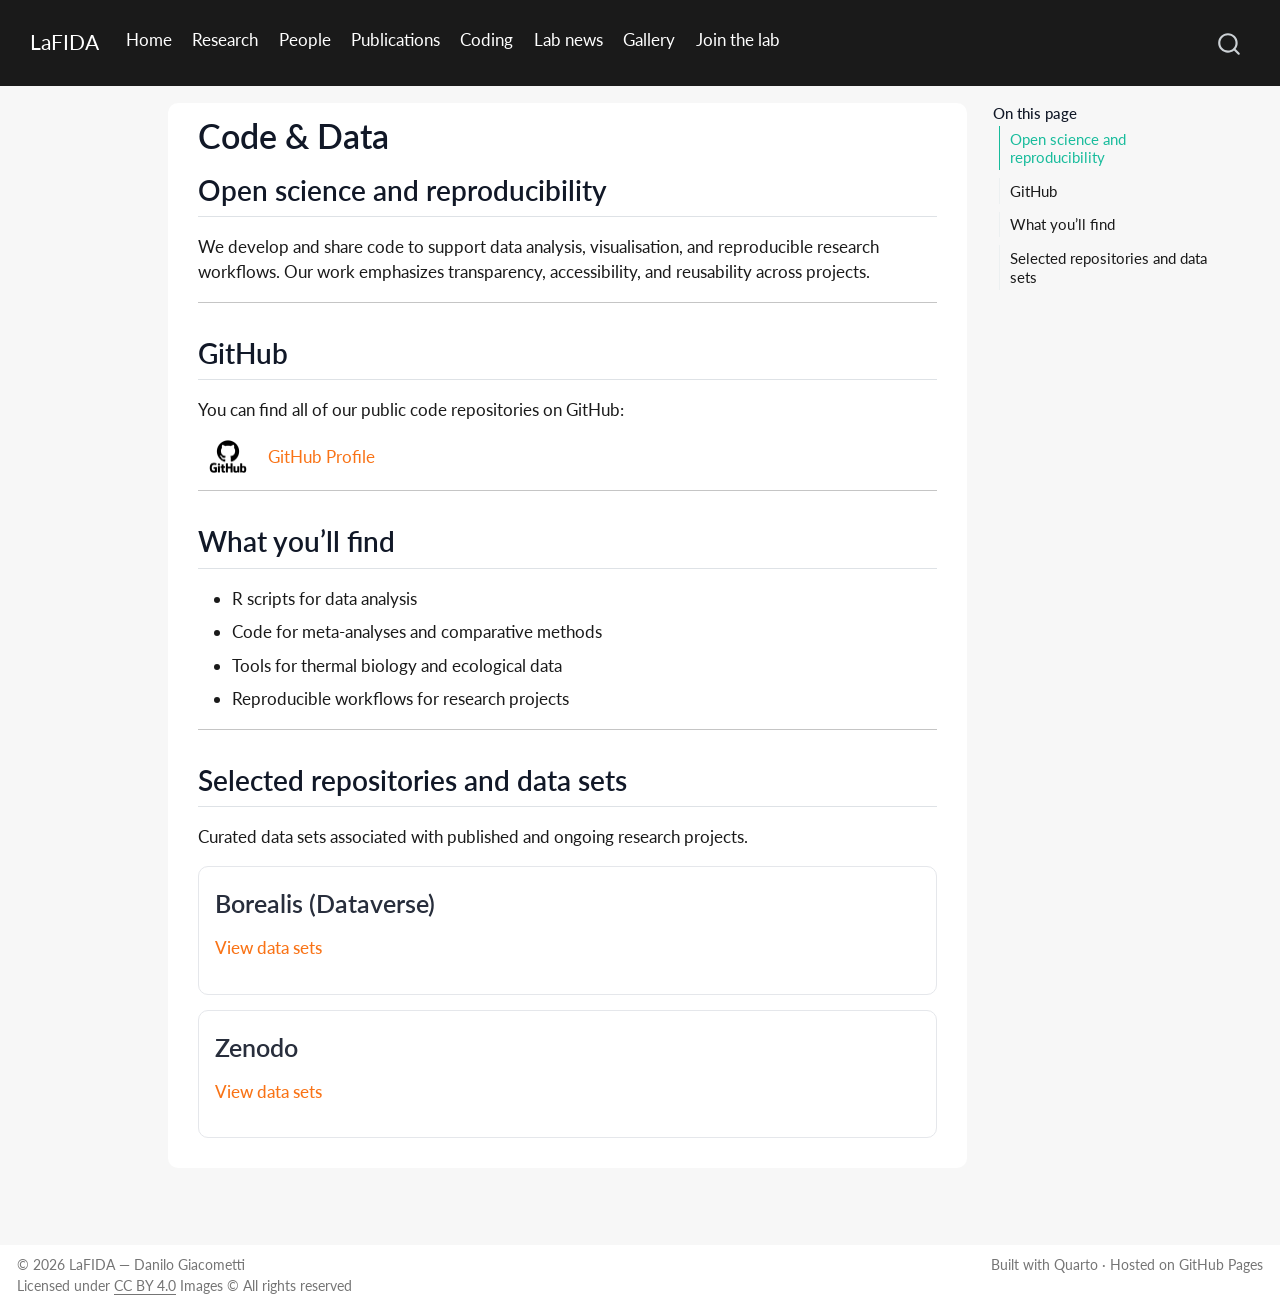
<file: docs/coding.html>
<!DOCTYPE html>
<html xmlns="http://www.w3.org/1999/xhtml" lang="en" xml:lang="en"><head>

<meta charset="utf-8">
<meta name="generator" content="quarto-1.9.38">

<meta name="viewport" content="width=device-width, initial-scale=1.0, user-scalable=yes">


<title>Code &amp; Data – LaFIDA</title>
<style>
/* Default styles provided by pandoc.
** See https://pandoc.org/MANUAL.html#variables-for-html for config info.
*/
code{white-space: pre-wrap;}
span.smallcaps{font-variant: small-caps;}
div.columns{display: flex; gap: min(4vw, 1.5em);}
div.column{flex: auto; overflow-x: auto;}
div.hanging-indent{margin-left: 1.5em; text-indent: -1.5em;}
ul.task-list{list-style: none;}
ul.task-list li input[type="checkbox"] {
  width: 0.8em;
  margin: 0 0.8em 0.2em -1em; /* quarto-specific, see https://github.com/quarto-dev/quarto-cli/issues/4556 */ 
  vertical-align: middle;
}
</style>


<script src="site_libs/quarto-nav/quarto-nav.js"></script>
<script src="site_libs/quarto-nav/headroom.min.js"></script>
<script src="site_libs/clipboard/clipboard.min.js"></script>
<script src="site_libs/quarto-search/autocomplete.umd.js"></script>
<script src="site_libs/quarto-search/fuse.min.js"></script>
<script src="site_libs/quarto-search/quarto-search.js"></script>
<meta name="quarto:offset" content="./">
<script src="site_libs/quarto-html/quarto.js" type="module"></script>
<script src="site_libs/quarto-html/tabsets/tabsets.js" type="module"></script>
<script src="site_libs/quarto-html/popper.min.js"></script>
<script src="site_libs/quarto-html/tippy.umd.min.js"></script>
<script src="site_libs/quarto-html/anchor.min.js"></script>
<link href="site_libs/quarto-html/tippy.css" rel="stylesheet">
<link href="site_libs/quarto-html/quarto-syntax-highlighting-15634bcf2e68342d4ad2dfa704d543f6.css" rel="stylesheet" id="quarto-text-highlighting-styles">
<script src="site_libs/bootstrap/bootstrap.min.js"></script>
<link href="site_libs/bootstrap/bootstrap-icons.css" rel="stylesheet">
<link href="site_libs/bootstrap/bootstrap-6033a600180109c3731f6a886c29932c.min.css" rel="stylesheet" append-hash="true" id="quarto-bootstrap" data-mode="light">
<script id="quarto-search-options" type="application/json">{
  "location": "navbar",
  "copy-button": false,
  "collapse-after": 3,
  "panel-placement": "end",
  "type": "overlay",
  "limit": 50,
  "keyboard-shortcut": [
    "f",
    "/",
    "s"
  ],
  "show-item-context": false,
  "language": {
    "search-no-results-text": "No results",
    "search-matching-documents-text": "matching documents",
    "search-copy-link-title": "Copy link to search",
    "search-hide-matches-text": "Hide additional matches",
    "search-more-match-text": "more match in this document",
    "search-more-matches-text": "more matches in this document",
    "search-clear-button-title": "Clear",
    "search-text-placeholder": "",
    "search-detached-cancel-button-title": "Cancel",
    "search-submit-button-title": "Submit",
    "search-label": "Search"
  }
}</script>


<link rel="stylesheet" href="styles.css">
</head>

<body class="nav-fixed quarto-light">

<div id="quarto-search-results"></div>
  <header id="quarto-header" class="headroom fixed-top">
    <nav class="navbar navbar-expand-lg " data-bs-theme="dark">
      <div class="navbar-container container-fluid">
      <div class="navbar-brand-container mx-auto">
    <a class="navbar-brand" href="./index.html">
    <span class="navbar-title">LaFIDA</span>
    </a>
  </div>
            <div id="quarto-search" class="" title="Search"></div>
          <button class="navbar-toggler" type="button" data-bs-toggle="collapse" data-bs-target="#navbarCollapse" aria-controls="navbarCollapse" role="menu" aria-expanded="false" aria-label="Toggle navigation" onclick="if (window.quartoToggleHeadroom) { window.quartoToggleHeadroom(); }">
  <span class="navbar-toggler-icon"></span>
</button>
          <div class="collapse navbar-collapse" id="navbarCollapse">
            <ul class="navbar-nav navbar-nav-scroll me-auto">
  <li class="nav-item">
    <a class="nav-link" href="./index.html"> 
<span class="menu-text">Home</span></a>
  </li>  
  <li class="nav-item">
    <a class="nav-link" href="./research.html"> 
<span class="menu-text">Research</span></a>
  </li>  
  <li class="nav-item">
    <a class="nav-link" href="./people.html"> 
<span class="menu-text">People</span></a>
  </li>  
  <li class="nav-item">
    <a class="nav-link" href="./publications.html"> 
<span class="menu-text">Publications</span></a>
  </li>  
  <li class="nav-item">
    <a class="nav-link active" href="./coding.html" aria-current="page"> 
<span class="menu-text">Coding</span></a>
  </li>  
  <li class="nav-item">
    <a class="nav-link" href="./news.html"> 
<span class="menu-text">Lab news</span></a>
  </li>  
  <li class="nav-item">
    <a class="nav-link" href="./gallery.html"> 
<span class="menu-text">Gallery</span></a>
  </li>  
  <li class="nav-item">
    <a class="nav-link" href="./opportunities.html"> 
<span class="menu-text">Join the lab</span></a>
  </li>  
</ul>
          </div> <!-- /navcollapse -->
            <div class="quarto-navbar-tools">
</div>
      </div> <!-- /container-fluid -->
    </nav>
</header>
<!-- content -->
<div id="quarto-content" class="quarto-container page-columns page-rows-contents page-layout-article page-navbar">
<!-- sidebar -->
<!-- margin-sidebar -->
    <div id="quarto-margin-sidebar" class="sidebar margin-sidebar">
        <nav id="TOC" role="doc-toc" class="toc-active">
    <h2 id="toc-title">On this page</h2>
   
  <ul>
  <li><a href="#open-science-and-reproducibility" id="toc-open-science-and-reproducibility" class="nav-link active" data-scroll-target="#open-science-and-reproducibility">Open science and reproducibility</a></li>
  <li><a href="#github" id="toc-github" class="nav-link" data-scroll-target="#github">GitHub</a></li>
  <li><a href="#what-youll-find" id="toc-what-youll-find" class="nav-link" data-scroll-target="#what-youll-find">What you’ll find</a></li>
  <li><a href="#selected-repositories-and-data-sets" id="toc-selected-repositories-and-data-sets" class="nav-link" data-scroll-target="#selected-repositories-and-data-sets">Selected repositories and data sets</a></li>
  </ul>
</nav>
    </div>
<!-- main -->
<main class="content" id="quarto-document-content">

<header id="title-block-header" class="quarto-title-block default">
<div class="quarto-title">
<h1 class="title">Code &amp; Data</h1>
</div>



<div class="quarto-title-meta">

    
  
    
  </div>
  


</header>


<section id="open-science-and-reproducibility" class="level2">
<h2 class="anchored" data-anchor-id="open-science-and-reproducibility">Open science and reproducibility</h2>
<p>We develop and share code to support data analysis, visualisation, and reproducible research workflows. Our work emphasizes transparency, accessibility, and reusability across projects.</p>
<hr>
</section>
<section id="github" class="level2">
<h2 class="anchored" data-anchor-id="github">GitHub</h2>
<p>You can find all of our public code repositories on GitHub:</p>
<div class="github-link">
<p><a href="https://github.com/dangiacometti" target="_blank"> <img src="images/github.png" class="github-icon"> <span>GitHub Profile</span> </a></p>
</div>
<hr>
</section>
<section id="what-youll-find" class="level2">
<h2 class="anchored" data-anchor-id="what-youll-find">What you’ll find</h2>
<ul>
<li>R scripts for data analysis<br>
</li>
<li>Code for meta-analyses and comparative methods<br>
</li>
<li>Tools for thermal biology and ecological data<br>
</li>
<li>Reproducible workflows for research projects</li>
</ul>
<hr>
</section>
<section id="selected-repositories-and-data-sets" class="level2">
<h2 class="anchored" data-anchor-id="selected-repositories-and-data-sets">Selected repositories and data sets</h2>
<p>Curated data sets associated with published and ongoing research projects.</p>
<div class="repo-card">
<h3 class="anchored">
Borealis (Dataverse)
</h3>
<p><a href="https://borealisdata-ca.proxy.library.brocku.ca/dataverse/dv?q=giacometti" target="_blank"> View data sets </a></p>
</div>
<div class="repo-card">
<h3 class="anchored">
Zenodo
</h3>
<p><a href="https://zenodo.org/search?q=metadata.creators.person_or_org.name%3A%22Giacometti%2C%20Danilo%22&amp;l=list&amp;p=1&amp;s=10&amp;sort=bestmatch" target="_blank"> View data sets </a></p>
</div>


</section>

</main> <!-- /main -->
<script id="quarto-html-after-body" type="application/javascript">
  window.document.addEventListener("DOMContentLoaded", function (event) {
    const icon = "";
    const anchorJS = new window.AnchorJS();
    anchorJS.options = {
      placement: 'right',
      icon: icon
    };
    anchorJS.add('.anchored');
    const isCodeAnnotation = (el) => {
      for (const clz of el.classList) {
        if (clz.startsWith('code-annotation-')) {                     
          return true;
        }
      }
      return false;
    }
    const onCopySuccess = function(e) {
      // button target
      const button = e.trigger;
      // don't keep focus
      button.blur();
      // flash "checked"
      button.classList.add('code-copy-button-checked');
      var currentTitle = button.getAttribute("title");
      button.setAttribute("title", "Copied!");
      let tooltip;
      if (window.bootstrap) {
        button.setAttribute("data-bs-toggle", "tooltip");
        button.setAttribute("data-bs-placement", "left");
        button.setAttribute("data-bs-title", "Copied!");
        tooltip = new bootstrap.Tooltip(button, 
          { trigger: "manual", 
            customClass: "code-copy-button-tooltip",
            offset: [0, -8]});
        tooltip.show();    
      }
      setTimeout(function() {
        if (tooltip) {
          tooltip.hide();
          button.removeAttribute("data-bs-title");
          button.removeAttribute("data-bs-toggle");
          button.removeAttribute("data-bs-placement");
        }
        button.setAttribute("title", currentTitle);
        button.classList.remove('code-copy-button-checked');
      }, 1000);
      // clear code selection
      e.clearSelection();
    }
    const getTextToCopy = function(trigger) {
      const outerScaffold = trigger.parentElement.cloneNode(true);
      const codeEl = outerScaffold.querySelector('code');
      for (const childEl of codeEl.children) {
        if (isCodeAnnotation(childEl)) {
          childEl.remove();
        }
      }
      return codeEl.innerText;
    }
    const clipboard = new window.ClipboardJS('.code-copy-button:not([data-in-quarto-modal])', {
      text: getTextToCopy
    });
    clipboard.on('success', onCopySuccess);
    if (window.document.getElementById('quarto-embedded-source-code-modal')) {
      const clipboardModal = new window.ClipboardJS('.code-copy-button[data-in-quarto-modal]', {
        text: getTextToCopy,
        container: window.document.getElementById('quarto-embedded-source-code-modal')
      });
      clipboardModal.on('success', onCopySuccess);
    }
      var localhostRegex = new RegExp(/^(?:http|https):\/\/localhost\:?[0-9]*\//);
      var mailtoRegex = new RegExp(/^mailto:/);
        var filterRegex = new RegExp('/' + window.location.host + '/');
      var isInternal = (href) => {
          return filterRegex.test(href) || localhostRegex.test(href) || mailtoRegex.test(href);
      }
      // Inspect non-navigation links and adorn them if external
     var links = window.document.querySelectorAll('a[href]:not(.nav-link):not(.navbar-brand):not(.toc-action):not(.sidebar-link):not(.sidebar-item-toggle):not(.pagination-link):not(.no-external):not([aria-hidden]):not(.dropdown-item):not(.quarto-navigation-tool):not(.about-link)');
      for (var i=0; i<links.length; i++) {
        const link = links[i];
        if (!isInternal(link.href)) {
          // undo the damage that might have been done by quarto-nav.js in the case of
          // links that we want to consider external
          if (link.dataset.originalHref !== undefined) {
            link.href = link.dataset.originalHref;
          }
        }
      }
    function tippyHover(el, contentFn, onTriggerFn, onUntriggerFn) {
      const config = {
        allowHTML: true,
        maxWidth: 500,
        delay: 100,
        arrow: false,
        appendTo: function(el) {
            return el.parentElement;
        },
        interactive: true,
        interactiveBorder: 10,
        theme: 'quarto',
        placement: 'bottom-start',
      };
      if (contentFn) {
        config.content = contentFn;
      }
      if (onTriggerFn) {
        config.onTrigger = onTriggerFn;
      }
      if (onUntriggerFn) {
        config.onUntrigger = onUntriggerFn;
      }
      window.tippy(el, config); 
    }
    const noterefs = window.document.querySelectorAll('a[role="doc-noteref"]');
    for (var i=0; i<noterefs.length; i++) {
      const ref = noterefs[i];
      tippyHover(ref, function() {
        // use id or data attribute instead here
        let href = ref.getAttribute('data-footnote-href') || ref.getAttribute('href');
        try { href = new URL(href).hash; } catch {}
        const id = href.replace(/^#\/?/, "");
        const note = window.document.getElementById(id);
        if (note) {
          return note.innerHTML;
        } else {
          return "";
        }
      });
    }
    const xrefs = window.document.querySelectorAll('a.quarto-xref');
    const processXRef = (id, note) => {
      // Strip column container classes
      const stripColumnClz = (el) => {
        el.classList.remove("page-full", "page-columns");
        if (el.children) {
          for (const child of el.children) {
            stripColumnClz(child);
          }
        }
      }
      stripColumnClz(note)
      if (id === null || id.startsWith('sec-')) {
        // Special case sections, only their first couple elements
        const container = document.createElement("div");
        if (note.children && note.children.length > 2) {
          container.appendChild(note.children[0].cloneNode(true));
          for (let i = 1; i < note.children.length; i++) {
            const child = note.children[i];
            if (child.tagName === "P" && child.innerText === "") {
              continue;
            } else {
              container.appendChild(child.cloneNode(true));
              break;
            }
          }
          if (window.Quarto?.typesetMath) {
            window.Quarto.typesetMath(container);
          }
          return container.innerHTML
        } else {
          if (window.Quarto?.typesetMath) {
            window.Quarto.typesetMath(note);
          }
          return note.innerHTML;
        }
      } else {
        // Remove any anchor links if they are present
        const anchorLink = note.querySelector('a.anchorjs-link');
        if (anchorLink) {
          anchorLink.remove();
        }
        if (window.Quarto?.typesetMath) {
          window.Quarto.typesetMath(note);
        }
        if (note.classList.contains("callout")) {
          return note.outerHTML;
        } else {
          return note.innerHTML;
        }
      }
    }
    for (var i=0; i<xrefs.length; i++) {
      const xref = xrefs[i];
      tippyHover(xref, undefined, function(instance) {
        instance.disable();
        let url = xref.getAttribute('href');
        let hash = undefined; 
        if (url.startsWith('#')) {
          hash = url;
        } else {
          try { hash = new URL(url).hash; } catch {}
        }
        if (hash) {
          const id = hash.replace(/^#\/?/, "");
          const note = window.document.getElementById(id);
          if (note !== null) {
            try {
              const html = processXRef(id, note.cloneNode(true));
              instance.setContent(html);
            } finally {
              instance.enable();
              instance.show();
            }
          } else {
            // See if we can fetch this
            fetch(url.split('#')[0])
            .then(res => res.text())
            .then(html => {
              const parser = new DOMParser();
              const htmlDoc = parser.parseFromString(html, "text/html");
              const note = htmlDoc.getElementById(id);
              if (note !== null) {
                const html = processXRef(id, note);
                instance.setContent(html);
              } 
            }).finally(() => {
              instance.enable();
              instance.show();
            });
          }
        } else {
          // See if we can fetch a full url (with no hash to target)
          // This is a special case and we should probably do some content thinning / targeting
          fetch(url)
          .then(res => res.text())
          .then(html => {
            const parser = new DOMParser();
            const htmlDoc = parser.parseFromString(html, "text/html");
            const note = htmlDoc.querySelector('main.content');
            if (note !== null) {
              // This should only happen for chapter cross references
              // (since there is no id in the URL)
              // remove the first header
              if (note.children.length > 0 && note.children[0].tagName === "HEADER") {
                note.children[0].remove();
              }
              const html = processXRef(null, note);
              instance.setContent(html);
            } 
          }).finally(() => {
            instance.enable();
            instance.show();
          });
        }
      }, function(instance) {
      });
    }
        let selectedAnnoteEl;
        const selectorForAnnotation = ( cell, annotation) => {
          let cellAttr = 'data-code-cell="' + cell + '"';
          let lineAttr = 'data-code-annotation="' +  annotation + '"';
          const selector = 'span[' + cellAttr + '][' + lineAttr + ']';
          return selector;
        }
        const selectCodeLines = (annoteEl) => {
          const doc = window.document;
          const targetCell = annoteEl.getAttribute("data-target-cell");
          const targetAnnotation = annoteEl.getAttribute("data-target-annotation");
          const annoteSpan = window.document.querySelector(selectorForAnnotation(targetCell, targetAnnotation));
          const lines = annoteSpan.getAttribute("data-code-lines").split(",");
          const lineIds = lines.map((line) => {
            return targetCell + "-" + line;
          })
          let top = null;
          let height = null;
          let parent = null;
          if (lineIds.length > 0) {
              //compute the position of the single el (top and bottom and make a div)
              const el = window.document.getElementById(lineIds[0]);
              top = el.offsetTop;
              height = el.offsetHeight;
              parent = el.parentElement.parentElement;
            if (lineIds.length > 1) {
              const lastEl = window.document.getElementById(lineIds[lineIds.length - 1]);
              const bottom = lastEl.offsetTop + lastEl.offsetHeight;
              height = bottom - top;
            }
            if (top !== null && height !== null && parent !== null) {
              // cook up a div (if necessary) and position it 
              let div = window.document.getElementById("code-annotation-line-highlight");
              if (div === null) {
                div = window.document.createElement("div");
                div.setAttribute("id", "code-annotation-line-highlight");
                div.style.position = 'absolute';
                parent.appendChild(div);
              }
              div.style.top = top - 2 + "px";
              div.style.height = height + 4 + "px";
              div.style.left = 0;
              let gutterDiv = window.document.getElementById("code-annotation-line-highlight-gutter");
              if (gutterDiv === null) {
                gutterDiv = window.document.createElement("div");
                gutterDiv.setAttribute("id", "code-annotation-line-highlight-gutter");
                gutterDiv.style.position = 'absolute';
                const codeCell = window.document.getElementById(targetCell);
                const gutter = codeCell.querySelector('.code-annotation-gutter');
                gutter.appendChild(gutterDiv);
              }
              gutterDiv.style.top = top - 2 + "px";
              gutterDiv.style.height = height + 4 + "px";
            }
            selectedAnnoteEl = annoteEl;
          }
        };
        const unselectCodeLines = () => {
          const elementsIds = ["code-annotation-line-highlight", "code-annotation-line-highlight-gutter"];
          elementsIds.forEach((elId) => {
            const div = window.document.getElementById(elId);
            if (div) {
              div.remove();
            }
          });
          selectedAnnoteEl = undefined;
        };
          // Handle positioning of the toggle
      window.addEventListener(
        "resize",
        throttle(() => {
          elRect = undefined;
          if (selectedAnnoteEl) {
            selectCodeLines(selectedAnnoteEl);
          }
        }, 10)
      );
      function throttle(fn, ms) {
      let throttle = false;
      let timer;
        return (...args) => {
          if(!throttle) { // first call gets through
              fn.apply(this, args);
              throttle = true;
          } else { // all the others get throttled
              if(timer) clearTimeout(timer); // cancel #2
              timer = setTimeout(() => {
                fn.apply(this, args);
                timer = throttle = false;
              }, ms);
          }
        };
      }
        // Attach click handler to the DT
        const annoteDls = window.document.querySelectorAll('dt[data-target-cell]');
        for (const annoteDlNode of annoteDls) {
          annoteDlNode.addEventListener('click', (event) => {
            const clickedEl = event.target;
            if (clickedEl !== selectedAnnoteEl) {
              unselectCodeLines();
              const activeEl = window.document.querySelector('dt[data-target-cell].code-annotation-active');
              if (activeEl) {
                activeEl.classList.remove('code-annotation-active');
              }
              selectCodeLines(clickedEl);
              clickedEl.classList.add('code-annotation-active');
            } else {
              // Unselect the line
              unselectCodeLines();
              clickedEl.classList.remove('code-annotation-active');
            }
          });
        }
    const findCites = (el) => {
      const parentEl = el.parentElement;
      if (parentEl) {
        const cites = parentEl.dataset.cites;
        if (cites) {
          return {
            el,
            cites: cites.split(' ')
          };
        } else {
          return findCites(el.parentElement)
        }
      } else {
        return undefined;
      }
    };
    var bibliorefs = window.document.querySelectorAll('a[role="doc-biblioref"]');
    for (var i=0; i<bibliorefs.length; i++) {
      const ref = bibliorefs[i];
      const citeInfo = findCites(ref);
      if (citeInfo) {
        tippyHover(citeInfo.el, function() {
          var popup = window.document.createElement('div');
          citeInfo.cites.forEach(function(cite) {
            var citeDiv = window.document.createElement('div');
            citeDiv.classList.add('hanging-indent');
            citeDiv.classList.add('csl-entry');
            var biblioDiv = window.document.getElementById('ref-' + cite);
            if (biblioDiv) {
              citeDiv.innerHTML = biblioDiv.innerHTML;
            }
            popup.appendChild(citeDiv);
          });
          return popup.innerHTML;
        });
      }
    }
  });
  </script>
</div> <!-- /content -->
<footer class="footer">
  <div class="nav-footer">
    <div class="nav-footer-left">
<p>© 2026 LaFIDA — Danilo Giacometti<br>
Licensed under <a href="https://creativecommons.org/licenses/by/4.0/">CC BY 4.0</a> Images © All rights reserved</p>
</div>   
    <div class="nav-footer-center">
      &nbsp;
    </div>
    <div class="nav-footer-right">
<p>Built with Quarto · Hosted on GitHub Pages</p>
</div>
  </div>
</footer>




</body></html>
</file>
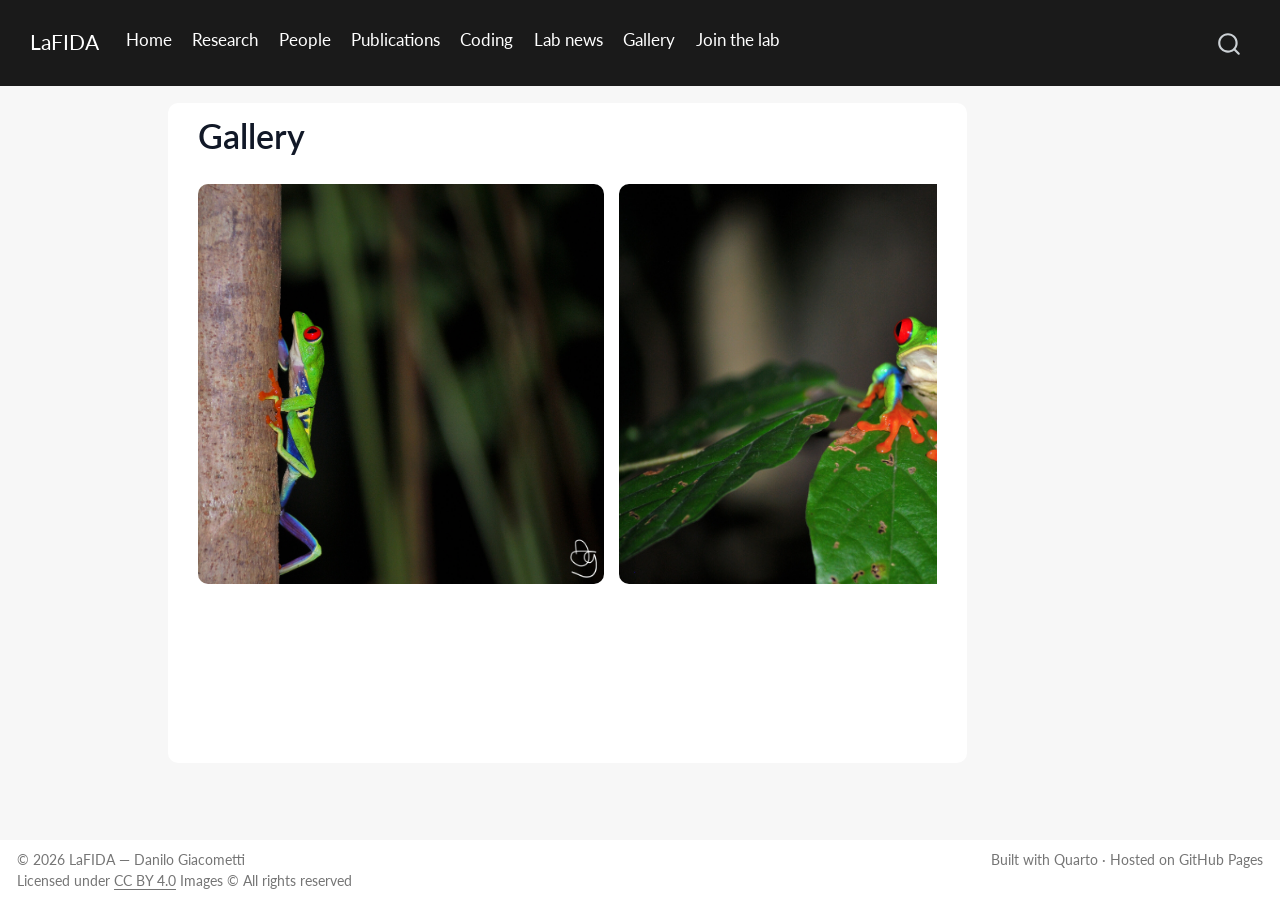
<file: docs/gallery.html>
<!DOCTYPE html>
<html xmlns="http://www.w3.org/1999/xhtml" lang="en" xml:lang="en"><head>

<meta charset="utf-8">
<meta name="generator" content="quarto-1.9.38">

<meta name="viewport" content="width=device-width, initial-scale=1.0, user-scalable=yes">


<title>Gallery – LaFIDA</title>
<style>
/* Default styles provided by pandoc.
** See https://pandoc.org/MANUAL.html#variables-for-html for config info.
*/
code{white-space: pre-wrap;}
span.smallcaps{font-variant: small-caps;}
div.columns{display: flex; gap: min(4vw, 1.5em);}
div.column{flex: auto; overflow-x: auto;}
div.hanging-indent{margin-left: 1.5em; text-indent: -1.5em;}
ul.task-list{list-style: none;}
ul.task-list li input[type="checkbox"] {
  width: 0.8em;
  margin: 0 0.8em 0.2em -1em; /* quarto-specific, see https://github.com/quarto-dev/quarto-cli/issues/4556 */ 
  vertical-align: middle;
}
</style>


<script src="site_libs/quarto-nav/quarto-nav.js"></script>
<script src="site_libs/quarto-nav/headroom.min.js"></script>
<script src="site_libs/clipboard/clipboard.min.js"></script>
<script src="site_libs/quarto-search/autocomplete.umd.js"></script>
<script src="site_libs/quarto-search/fuse.min.js"></script>
<script src="site_libs/quarto-search/quarto-search.js"></script>
<meta name="quarto:offset" content="./">
<script src="site_libs/quarto-html/quarto.js" type="module"></script>
<script src="site_libs/quarto-html/tabsets/tabsets.js" type="module"></script>
<script src="site_libs/quarto-html/popper.min.js"></script>
<script src="site_libs/quarto-html/tippy.umd.min.js"></script>
<script src="site_libs/quarto-html/anchor.min.js"></script>
<link href="site_libs/quarto-html/tippy.css" rel="stylesheet">
<link href="site_libs/quarto-html/quarto-syntax-highlighting-15634bcf2e68342d4ad2dfa704d543f6.css" rel="stylesheet" id="quarto-text-highlighting-styles">
<script src="site_libs/bootstrap/bootstrap.min.js"></script>
<link href="site_libs/bootstrap/bootstrap-icons.css" rel="stylesheet">
<link href="site_libs/bootstrap/bootstrap-6033a600180109c3731f6a886c29932c.min.css" rel="stylesheet" append-hash="true" id="quarto-bootstrap" data-mode="light">
<script id="quarto-search-options" type="application/json">{
  "location": "navbar",
  "copy-button": false,
  "collapse-after": 3,
  "panel-placement": "end",
  "type": "overlay",
  "limit": 50,
  "keyboard-shortcut": [
    "f",
    "/",
    "s"
  ],
  "show-item-context": false,
  "language": {
    "search-no-results-text": "No results",
    "search-matching-documents-text": "matching documents",
    "search-copy-link-title": "Copy link to search",
    "search-hide-matches-text": "Hide additional matches",
    "search-more-match-text": "more match in this document",
    "search-more-matches-text": "more matches in this document",
    "search-clear-button-title": "Clear",
    "search-text-placeholder": "",
    "search-detached-cancel-button-title": "Cancel",
    "search-submit-button-title": "Submit",
    "search-label": "Search"
  }
}</script>


<link rel="stylesheet" href="styles.css">
</head>

<body class="nav-fixed quarto-light">

<div id="quarto-search-results"></div>
  <header id="quarto-header" class="headroom fixed-top">
    <nav class="navbar navbar-expand-lg " data-bs-theme="dark">
      <div class="navbar-container container-fluid">
      <div class="navbar-brand-container mx-auto">
    <a class="navbar-brand" href="./index.html">
    <span class="navbar-title">LaFIDA</span>
    </a>
  </div>
            <div id="quarto-search" class="" title="Search"></div>
          <button class="navbar-toggler" type="button" data-bs-toggle="collapse" data-bs-target="#navbarCollapse" aria-controls="navbarCollapse" role="menu" aria-expanded="false" aria-label="Toggle navigation" onclick="if (window.quartoToggleHeadroom) { window.quartoToggleHeadroom(); }">
  <span class="navbar-toggler-icon"></span>
</button>
          <div class="collapse navbar-collapse" id="navbarCollapse">
            <ul class="navbar-nav navbar-nav-scroll me-auto">
  <li class="nav-item">
    <a class="nav-link" href="./index.html"> 
<span class="menu-text">Home</span></a>
  </li>  
  <li class="nav-item">
    <a class="nav-link" href="./research.html"> 
<span class="menu-text">Research</span></a>
  </li>  
  <li class="nav-item">
    <a class="nav-link" href="./people.html"> 
<span class="menu-text">People</span></a>
  </li>  
  <li class="nav-item">
    <a class="nav-link" href="./publications.html"> 
<span class="menu-text">Publications</span></a>
  </li>  
  <li class="nav-item">
    <a class="nav-link" href="./coding.html"> 
<span class="menu-text">Coding</span></a>
  </li>  
  <li class="nav-item">
    <a class="nav-link" href="./news.html"> 
<span class="menu-text">Lab news</span></a>
  </li>  
  <li class="nav-item">
    <a class="nav-link active" href="./gallery.html" aria-current="page"> 
<span class="menu-text">Gallery</span></a>
  </li>  
  <li class="nav-item">
    <a class="nav-link" href="./opportunities.html"> 
<span class="menu-text">Join the lab</span></a>
  </li>  
</ul>
          </div> <!-- /navcollapse -->
            <div class="quarto-navbar-tools">
</div>
      </div> <!-- /container-fluid -->
    </nav>
</header>
<!-- content -->
<div id="quarto-content" class="quarto-container page-columns page-rows-contents page-layout-article page-navbar">
<!-- sidebar -->
<!-- margin-sidebar -->
    <div id="quarto-margin-sidebar" class="sidebar margin-sidebar zindex-bottom">
        
    </div>
<!-- main -->
<main class="content" id="quarto-document-content">

<header id="title-block-header" class="quarto-title-block default">
<div class="quarto-title">
<h1 class="title">Gallery</h1>
</div>



<div class="quarto-title-meta">

    
  
    
  </div>
  


</header>


<div class="carousel">

  <img src="images/gallery/photo1.jpg">
  <img src="images/gallery/photo2.jpg">
  <img src="images/gallery/photo3.jpg">
  <img src="images/gallery/photo4.jpg">
  <img src="images/gallery/photo5.jpg">
  <img src="images/gallery/photo6.jpg">
  <img src="images/gallery/photo7.jpg">
  <img src="images/gallery/photo8.jpg">
  <img src="images/gallery/photo9.jpg">
  <img src="images/gallery/photo10.jpg">
  <img src="images/gallery/photo11.jpg">
  <img src="images/gallery/photo12.jpg">
  <img src="images/gallery/photo13.jpg">
  <img src="images/gallery/photo14.jpg">
  <img src="images/gallery/photo15.jpg">
  <img src="images/gallery/photo16.jpg">
  <img src="images/gallery/photo17.jpg">
  <img src="images/gallery/photo18.jpg">
  <img src="images/gallery/photo19.jpg">
  <img src="images/gallery/photo20.jpg">
  <img src="images/gallery/photo21.jpg">
  <img src="images/gallery/photo22.jpg">
  <img src="images/gallery/photo23.jpg">
  <img src="images/gallery/photo24.jpg">
  <img src="images/gallery/photo25.jpg">
  <img src="images/gallery/photo26.jpg">
  <img src="images/gallery/photo27.jpg">
  <img src="images/gallery/photo28.jpg">
  <img src="images/gallery/photo29.jpg">
  <img src="images/gallery/photo30.jpg">
  <img src="images/gallery/photo31.jpg">
  <img src="images/gallery/photo32.jpg">
  <img src="images/gallery/photo33.jpg">
  <img src="images/gallery/photo34.jpg">
  <img src="images/gallery/photo35.jpg">
  <img src="images/gallery/photo36.jpg">
  <img src="images/gallery/photo37.jpg">
  <img src="images/gallery/photo38.jpg">
  <img src="images/gallery/photo39.jpg">
  <img src="images/gallery/photo40.jpg">
  <img src="images/gallery/photo41.jpg">
  <img src="images/gallery/photo42.jpg">
  <img src="images/gallery/photo43.jpg">
  <img src="images/gallery/photo44.jpg">
  <img src="images/gallery/photo45.jpg">
  <img src="images/gallery/photo46.jpg">
  <img src="images/gallery/photo47.jpg">
  <img src="images/gallery/photo48.jpg">
  <img src="images/gallery/photo49.jpg">
  <img src="images/gallery/photo50.jpg">
  <img src="images/gallery/photo51.jpg">
  <img src="images/gallery/photo52.jpg">
  <img src="images/gallery/photo53.jpg">

</div>



</main> <!-- /main -->
<script id="quarto-html-after-body" type="application/javascript">
  window.document.addEventListener("DOMContentLoaded", function (event) {
    const icon = "";
    const anchorJS = new window.AnchorJS();
    anchorJS.options = {
      placement: 'right',
      icon: icon
    };
    anchorJS.add('.anchored');
    const isCodeAnnotation = (el) => {
      for (const clz of el.classList) {
        if (clz.startsWith('code-annotation-')) {                     
          return true;
        }
      }
      return false;
    }
    const onCopySuccess = function(e) {
      // button target
      const button = e.trigger;
      // don't keep focus
      button.blur();
      // flash "checked"
      button.classList.add('code-copy-button-checked');
      var currentTitle = button.getAttribute("title");
      button.setAttribute("title", "Copied!");
      let tooltip;
      if (window.bootstrap) {
        button.setAttribute("data-bs-toggle", "tooltip");
        button.setAttribute("data-bs-placement", "left");
        button.setAttribute("data-bs-title", "Copied!");
        tooltip = new bootstrap.Tooltip(button, 
          { trigger: "manual", 
            customClass: "code-copy-button-tooltip",
            offset: [0, -8]});
        tooltip.show();    
      }
      setTimeout(function() {
        if (tooltip) {
          tooltip.hide();
          button.removeAttribute("data-bs-title");
          button.removeAttribute("data-bs-toggle");
          button.removeAttribute("data-bs-placement");
        }
        button.setAttribute("title", currentTitle);
        button.classList.remove('code-copy-button-checked');
      }, 1000);
      // clear code selection
      e.clearSelection();
    }
    const getTextToCopy = function(trigger) {
      const outerScaffold = trigger.parentElement.cloneNode(true);
      const codeEl = outerScaffold.querySelector('code');
      for (const childEl of codeEl.children) {
        if (isCodeAnnotation(childEl)) {
          childEl.remove();
        }
      }
      return codeEl.innerText;
    }
    const clipboard = new window.ClipboardJS('.code-copy-button:not([data-in-quarto-modal])', {
      text: getTextToCopy
    });
    clipboard.on('success', onCopySuccess);
    if (window.document.getElementById('quarto-embedded-source-code-modal')) {
      const clipboardModal = new window.ClipboardJS('.code-copy-button[data-in-quarto-modal]', {
        text: getTextToCopy,
        container: window.document.getElementById('quarto-embedded-source-code-modal')
      });
      clipboardModal.on('success', onCopySuccess);
    }
      var localhostRegex = new RegExp(/^(?:http|https):\/\/localhost\:?[0-9]*\//);
      var mailtoRegex = new RegExp(/^mailto:/);
        var filterRegex = new RegExp('/' + window.location.host + '/');
      var isInternal = (href) => {
          return filterRegex.test(href) || localhostRegex.test(href) || mailtoRegex.test(href);
      }
      // Inspect non-navigation links and adorn them if external
     var links = window.document.querySelectorAll('a[href]:not(.nav-link):not(.navbar-brand):not(.toc-action):not(.sidebar-link):not(.sidebar-item-toggle):not(.pagination-link):not(.no-external):not([aria-hidden]):not(.dropdown-item):not(.quarto-navigation-tool):not(.about-link)');
      for (var i=0; i<links.length; i++) {
        const link = links[i];
        if (!isInternal(link.href)) {
          // undo the damage that might have been done by quarto-nav.js in the case of
          // links that we want to consider external
          if (link.dataset.originalHref !== undefined) {
            link.href = link.dataset.originalHref;
          }
        }
      }
    function tippyHover(el, contentFn, onTriggerFn, onUntriggerFn) {
      const config = {
        allowHTML: true,
        maxWidth: 500,
        delay: 100,
        arrow: false,
        appendTo: function(el) {
            return el.parentElement;
        },
        interactive: true,
        interactiveBorder: 10,
        theme: 'quarto',
        placement: 'bottom-start',
      };
      if (contentFn) {
        config.content = contentFn;
      }
      if (onTriggerFn) {
        config.onTrigger = onTriggerFn;
      }
      if (onUntriggerFn) {
        config.onUntrigger = onUntriggerFn;
      }
      window.tippy(el, config); 
    }
    const noterefs = window.document.querySelectorAll('a[role="doc-noteref"]');
    for (var i=0; i<noterefs.length; i++) {
      const ref = noterefs[i];
      tippyHover(ref, function() {
        // use id or data attribute instead here
        let href = ref.getAttribute('data-footnote-href') || ref.getAttribute('href');
        try { href = new URL(href).hash; } catch {}
        const id = href.replace(/^#\/?/, "");
        const note = window.document.getElementById(id);
        if (note) {
          return note.innerHTML;
        } else {
          return "";
        }
      });
    }
    const xrefs = window.document.querySelectorAll('a.quarto-xref');
    const processXRef = (id, note) => {
      // Strip column container classes
      const stripColumnClz = (el) => {
        el.classList.remove("page-full", "page-columns");
        if (el.children) {
          for (const child of el.children) {
            stripColumnClz(child);
          }
        }
      }
      stripColumnClz(note)
      if (id === null || id.startsWith('sec-')) {
        // Special case sections, only their first couple elements
        const container = document.createElement("div");
        if (note.children && note.children.length > 2) {
          container.appendChild(note.children[0].cloneNode(true));
          for (let i = 1; i < note.children.length; i++) {
            const child = note.children[i];
            if (child.tagName === "P" && child.innerText === "") {
              continue;
            } else {
              container.appendChild(child.cloneNode(true));
              break;
            }
          }
          if (window.Quarto?.typesetMath) {
            window.Quarto.typesetMath(container);
          }
          return container.innerHTML
        } else {
          if (window.Quarto?.typesetMath) {
            window.Quarto.typesetMath(note);
          }
          return note.innerHTML;
        }
      } else {
        // Remove any anchor links if they are present
        const anchorLink = note.querySelector('a.anchorjs-link');
        if (anchorLink) {
          anchorLink.remove();
        }
        if (window.Quarto?.typesetMath) {
          window.Quarto.typesetMath(note);
        }
        if (note.classList.contains("callout")) {
          return note.outerHTML;
        } else {
          return note.innerHTML;
        }
      }
    }
    for (var i=0; i<xrefs.length; i++) {
      const xref = xrefs[i];
      tippyHover(xref, undefined, function(instance) {
        instance.disable();
        let url = xref.getAttribute('href');
        let hash = undefined; 
        if (url.startsWith('#')) {
          hash = url;
        } else {
          try { hash = new URL(url).hash; } catch {}
        }
        if (hash) {
          const id = hash.replace(/^#\/?/, "");
          const note = window.document.getElementById(id);
          if (note !== null) {
            try {
              const html = processXRef(id, note.cloneNode(true));
              instance.setContent(html);
            } finally {
              instance.enable();
              instance.show();
            }
          } else {
            // See if we can fetch this
            fetch(url.split('#')[0])
            .then(res => res.text())
            .then(html => {
              const parser = new DOMParser();
              const htmlDoc = parser.parseFromString(html, "text/html");
              const note = htmlDoc.getElementById(id);
              if (note !== null) {
                const html = processXRef(id, note);
                instance.setContent(html);
              } 
            }).finally(() => {
              instance.enable();
              instance.show();
            });
          }
        } else {
          // See if we can fetch a full url (with no hash to target)
          // This is a special case and we should probably do some content thinning / targeting
          fetch(url)
          .then(res => res.text())
          .then(html => {
            const parser = new DOMParser();
            const htmlDoc = parser.parseFromString(html, "text/html");
            const note = htmlDoc.querySelector('main.content');
            if (note !== null) {
              // This should only happen for chapter cross references
              // (since there is no id in the URL)
              // remove the first header
              if (note.children.length > 0 && note.children[0].tagName === "HEADER") {
                note.children[0].remove();
              }
              const html = processXRef(null, note);
              instance.setContent(html);
            } 
          }).finally(() => {
            instance.enable();
            instance.show();
          });
        }
      }, function(instance) {
      });
    }
        let selectedAnnoteEl;
        const selectorForAnnotation = ( cell, annotation) => {
          let cellAttr = 'data-code-cell="' + cell + '"';
          let lineAttr = 'data-code-annotation="' +  annotation + '"';
          const selector = 'span[' + cellAttr + '][' + lineAttr + ']';
          return selector;
        }
        const selectCodeLines = (annoteEl) => {
          const doc = window.document;
          const targetCell = annoteEl.getAttribute("data-target-cell");
          const targetAnnotation = annoteEl.getAttribute("data-target-annotation");
          const annoteSpan = window.document.querySelector(selectorForAnnotation(targetCell, targetAnnotation));
          const lines = annoteSpan.getAttribute("data-code-lines").split(",");
          const lineIds = lines.map((line) => {
            return targetCell + "-" + line;
          })
          let top = null;
          let height = null;
          let parent = null;
          if (lineIds.length > 0) {
              //compute the position of the single el (top and bottom and make a div)
              const el = window.document.getElementById(lineIds[0]);
              top = el.offsetTop;
              height = el.offsetHeight;
              parent = el.parentElement.parentElement;
            if (lineIds.length > 1) {
              const lastEl = window.document.getElementById(lineIds[lineIds.length - 1]);
              const bottom = lastEl.offsetTop + lastEl.offsetHeight;
              height = bottom - top;
            }
            if (top !== null && height !== null && parent !== null) {
              // cook up a div (if necessary) and position it 
              let div = window.document.getElementById("code-annotation-line-highlight");
              if (div === null) {
                div = window.document.createElement("div");
                div.setAttribute("id", "code-annotation-line-highlight");
                div.style.position = 'absolute';
                parent.appendChild(div);
              }
              div.style.top = top - 2 + "px";
              div.style.height = height + 4 + "px";
              div.style.left = 0;
              let gutterDiv = window.document.getElementById("code-annotation-line-highlight-gutter");
              if (gutterDiv === null) {
                gutterDiv = window.document.createElement("div");
                gutterDiv.setAttribute("id", "code-annotation-line-highlight-gutter");
                gutterDiv.style.position = 'absolute';
                const codeCell = window.document.getElementById(targetCell);
                const gutter = codeCell.querySelector('.code-annotation-gutter');
                gutter.appendChild(gutterDiv);
              }
              gutterDiv.style.top = top - 2 + "px";
              gutterDiv.style.height = height + 4 + "px";
            }
            selectedAnnoteEl = annoteEl;
          }
        };
        const unselectCodeLines = () => {
          const elementsIds = ["code-annotation-line-highlight", "code-annotation-line-highlight-gutter"];
          elementsIds.forEach((elId) => {
            const div = window.document.getElementById(elId);
            if (div) {
              div.remove();
            }
          });
          selectedAnnoteEl = undefined;
        };
          // Handle positioning of the toggle
      window.addEventListener(
        "resize",
        throttle(() => {
          elRect = undefined;
          if (selectedAnnoteEl) {
            selectCodeLines(selectedAnnoteEl);
          }
        }, 10)
      );
      function throttle(fn, ms) {
      let throttle = false;
      let timer;
        return (...args) => {
          if(!throttle) { // first call gets through
              fn.apply(this, args);
              throttle = true;
          } else { // all the others get throttled
              if(timer) clearTimeout(timer); // cancel #2
              timer = setTimeout(() => {
                fn.apply(this, args);
                timer = throttle = false;
              }, ms);
          }
        };
      }
        // Attach click handler to the DT
        const annoteDls = window.document.querySelectorAll('dt[data-target-cell]');
        for (const annoteDlNode of annoteDls) {
          annoteDlNode.addEventListener('click', (event) => {
            const clickedEl = event.target;
            if (clickedEl !== selectedAnnoteEl) {
              unselectCodeLines();
              const activeEl = window.document.querySelector('dt[data-target-cell].code-annotation-active');
              if (activeEl) {
                activeEl.classList.remove('code-annotation-active');
              }
              selectCodeLines(clickedEl);
              clickedEl.classList.add('code-annotation-active');
            } else {
              // Unselect the line
              unselectCodeLines();
              clickedEl.classList.remove('code-annotation-active');
            }
          });
        }
    const findCites = (el) => {
      const parentEl = el.parentElement;
      if (parentEl) {
        const cites = parentEl.dataset.cites;
        if (cites) {
          return {
            el,
            cites: cites.split(' ')
          };
        } else {
          return findCites(el.parentElement)
        }
      } else {
        return undefined;
      }
    };
    var bibliorefs = window.document.querySelectorAll('a[role="doc-biblioref"]');
    for (var i=0; i<bibliorefs.length; i++) {
      const ref = bibliorefs[i];
      const citeInfo = findCites(ref);
      if (citeInfo) {
        tippyHover(citeInfo.el, function() {
          var popup = window.document.createElement('div');
          citeInfo.cites.forEach(function(cite) {
            var citeDiv = window.document.createElement('div');
            citeDiv.classList.add('hanging-indent');
            citeDiv.classList.add('csl-entry');
            var biblioDiv = window.document.getElementById('ref-' + cite);
            if (biblioDiv) {
              citeDiv.innerHTML = biblioDiv.innerHTML;
            }
            popup.appendChild(citeDiv);
          });
          return popup.innerHTML;
        });
      }
    }
  });
  </script>
</div> <!-- /content -->
<footer class="footer">
  <div class="nav-footer">
    <div class="nav-footer-left">
<p>© 2026 LaFIDA — Danilo Giacometti<br>
Licensed under <a href="https://creativecommons.org/licenses/by/4.0/">CC BY 4.0</a> Images © All rights reserved</p>
</div>   
    <div class="nav-footer-center">
      &nbsp;
    </div>
    <div class="nav-footer-right">
<p>Built with Quarto · Hosted on GitHub Pages</p>
</div>
  </div>
</footer>




</body></html>
</file>
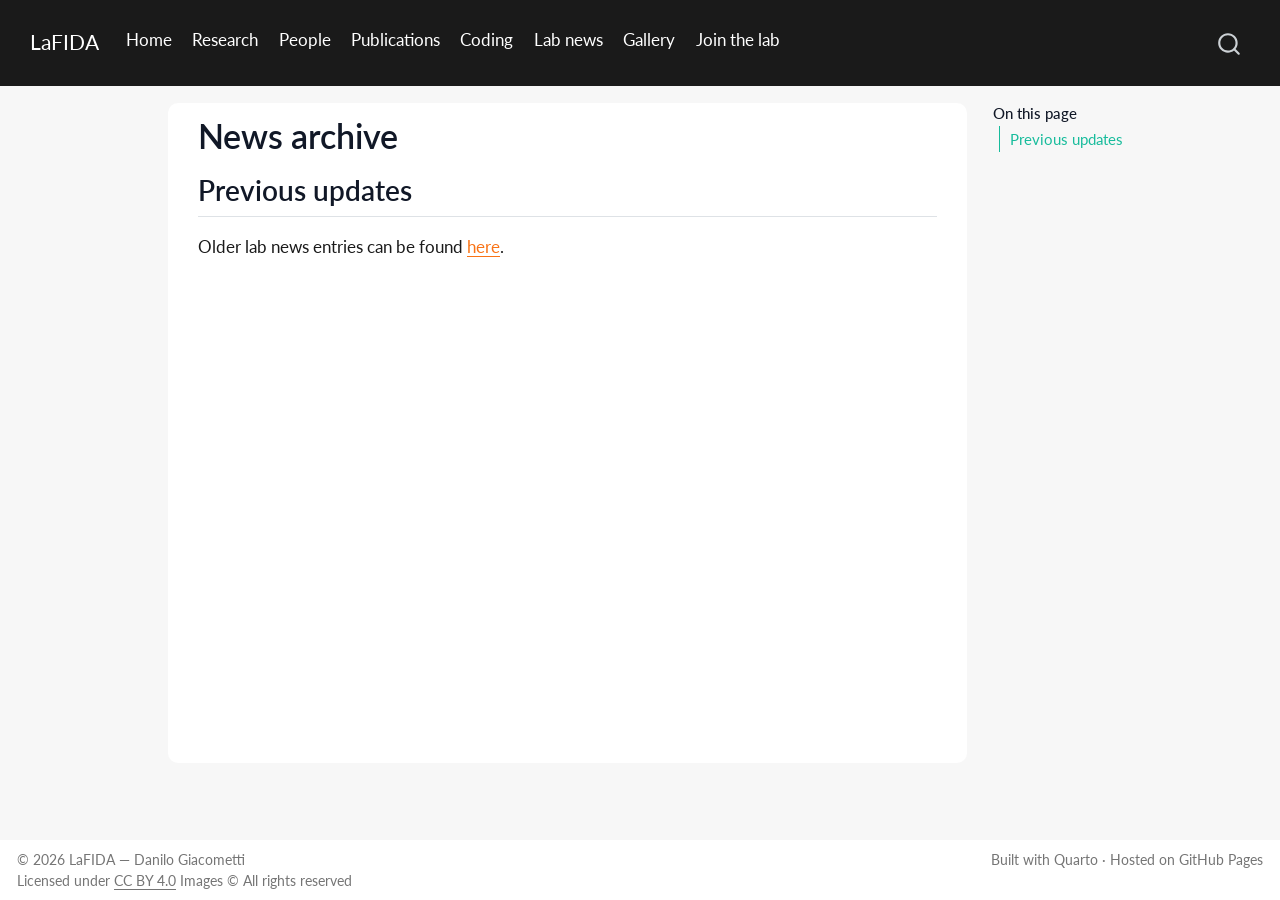
<file: docs/news-archive.html>
<!DOCTYPE html>
<html xmlns="http://www.w3.org/1999/xhtml" lang="en" xml:lang="en"><head>

<meta charset="utf-8">
<meta name="generator" content="quarto-1.9.38">

<meta name="viewport" content="width=device-width, initial-scale=1.0, user-scalable=yes">


<title>News archive – LaFIDA</title>
<style>
/* Default styles provided by pandoc.
** See https://pandoc.org/MANUAL.html#variables-for-html for config info.
*/
code{white-space: pre-wrap;}
span.smallcaps{font-variant: small-caps;}
div.columns{display: flex; gap: min(4vw, 1.5em);}
div.column{flex: auto; overflow-x: auto;}
div.hanging-indent{margin-left: 1.5em; text-indent: -1.5em;}
ul.task-list{list-style: none;}
ul.task-list li input[type="checkbox"] {
  width: 0.8em;
  margin: 0 0.8em 0.2em -1em; /* quarto-specific, see https://github.com/quarto-dev/quarto-cli/issues/4556 */ 
  vertical-align: middle;
}
</style>


<script src="site_libs/quarto-nav/quarto-nav.js"></script>
<script src="site_libs/quarto-nav/headroom.min.js"></script>
<script src="site_libs/clipboard/clipboard.min.js"></script>
<script src="site_libs/quarto-search/autocomplete.umd.js"></script>
<script src="site_libs/quarto-search/fuse.min.js"></script>
<script src="site_libs/quarto-search/quarto-search.js"></script>
<meta name="quarto:offset" content="./">
<script src="site_libs/quarto-html/quarto.js" type="module"></script>
<script src="site_libs/quarto-html/tabsets/tabsets.js" type="module"></script>
<script src="site_libs/quarto-html/popper.min.js"></script>
<script src="site_libs/quarto-html/tippy.umd.min.js"></script>
<script src="site_libs/quarto-html/anchor.min.js"></script>
<link href="site_libs/quarto-html/tippy.css" rel="stylesheet">
<link href="site_libs/quarto-html/quarto-syntax-highlighting-15634bcf2e68342d4ad2dfa704d543f6.css" rel="stylesheet" id="quarto-text-highlighting-styles">
<script src="site_libs/bootstrap/bootstrap.min.js"></script>
<link href="site_libs/bootstrap/bootstrap-icons.css" rel="stylesheet">
<link href="site_libs/bootstrap/bootstrap-6033a600180109c3731f6a886c29932c.min.css" rel="stylesheet" append-hash="true" id="quarto-bootstrap" data-mode="light">
<script id="quarto-search-options" type="application/json">{
  "location": "navbar",
  "copy-button": false,
  "collapse-after": 3,
  "panel-placement": "end",
  "type": "overlay",
  "limit": 50,
  "keyboard-shortcut": [
    "f",
    "/",
    "s"
  ],
  "show-item-context": false,
  "language": {
    "search-no-results-text": "No results",
    "search-matching-documents-text": "matching documents",
    "search-copy-link-title": "Copy link to search",
    "search-hide-matches-text": "Hide additional matches",
    "search-more-match-text": "more match in this document",
    "search-more-matches-text": "more matches in this document",
    "search-clear-button-title": "Clear",
    "search-text-placeholder": "",
    "search-detached-cancel-button-title": "Cancel",
    "search-submit-button-title": "Submit",
    "search-label": "Search"
  }
}</script>


<link rel="stylesheet" href="styles.css">
</head>

<body class="nav-fixed quarto-light">

<div id="quarto-search-results"></div>
  <header id="quarto-header" class="headroom fixed-top">
    <nav class="navbar navbar-expand-lg " data-bs-theme="dark">
      <div class="navbar-container container-fluid">
      <div class="navbar-brand-container mx-auto">
    <a class="navbar-brand" href="./index.html">
    <span class="navbar-title">LaFIDA</span>
    </a>
  </div>
            <div id="quarto-search" class="" title="Search"></div>
          <button class="navbar-toggler" type="button" data-bs-toggle="collapse" data-bs-target="#navbarCollapse" aria-controls="navbarCollapse" role="menu" aria-expanded="false" aria-label="Toggle navigation" onclick="if (window.quartoToggleHeadroom) { window.quartoToggleHeadroom(); }">
  <span class="navbar-toggler-icon"></span>
</button>
          <div class="collapse navbar-collapse" id="navbarCollapse">
            <ul class="navbar-nav navbar-nav-scroll me-auto">
  <li class="nav-item">
    <a class="nav-link" href="./index.html"> 
<span class="menu-text">Home</span></a>
  </li>  
  <li class="nav-item">
    <a class="nav-link" href="./research.html"> 
<span class="menu-text">Research</span></a>
  </li>  
  <li class="nav-item">
    <a class="nav-link" href="./people.html"> 
<span class="menu-text">People</span></a>
  </li>  
  <li class="nav-item">
    <a class="nav-link" href="./publications.html"> 
<span class="menu-text">Publications</span></a>
  </li>  
  <li class="nav-item">
    <a class="nav-link" href="./coding.html"> 
<span class="menu-text">Coding</span></a>
  </li>  
  <li class="nav-item">
    <a class="nav-link" href="./news.html"> 
<span class="menu-text">Lab news</span></a>
  </li>  
  <li class="nav-item">
    <a class="nav-link" href="./gallery.html"> 
<span class="menu-text">Gallery</span></a>
  </li>  
  <li class="nav-item">
    <a class="nav-link" href="./opportunities.html"> 
<span class="menu-text">Join the lab</span></a>
  </li>  
</ul>
          </div> <!-- /navcollapse -->
            <div class="quarto-navbar-tools">
</div>
      </div> <!-- /container-fluid -->
    </nav>
</header>
<!-- content -->
<div id="quarto-content" class="quarto-container page-columns page-rows-contents page-layout-article page-navbar">
<!-- sidebar -->
<!-- margin-sidebar -->
    <div id="quarto-margin-sidebar" class="sidebar margin-sidebar">
        <nav id="TOC" role="doc-toc" class="toc-active">
    <h2 id="toc-title">On this page</h2>
   
  <ul>
  <li><a href="#previous-updates" id="toc-previous-updates" class="nav-link active" data-scroll-target="#previous-updates">Previous updates</a></li>
  </ul>
</nav>
    </div>
<!-- main -->
<main class="content" id="quarto-document-content">

<header id="title-block-header" class="quarto-title-block default">
<div class="quarto-title">
<h1 class="title">News archive</h1>
</div>



<div class="quarto-title-meta">

    
  
    
  </div>
  


</header>


<section id="previous-updates" class="level2">
<h2 class="anchored" data-anchor-id="previous-updates">Previous updates</h2>
<p>Older lab news entries can be found <a href="oldnews.pdf">here</a>.</p>


</section>

</main> <!-- /main -->
<script id="quarto-html-after-body" type="application/javascript">
  window.document.addEventListener("DOMContentLoaded", function (event) {
    const icon = "";
    const anchorJS = new window.AnchorJS();
    anchorJS.options = {
      placement: 'right',
      icon: icon
    };
    anchorJS.add('.anchored');
    const isCodeAnnotation = (el) => {
      for (const clz of el.classList) {
        if (clz.startsWith('code-annotation-')) {                     
          return true;
        }
      }
      return false;
    }
    const onCopySuccess = function(e) {
      // button target
      const button = e.trigger;
      // don't keep focus
      button.blur();
      // flash "checked"
      button.classList.add('code-copy-button-checked');
      var currentTitle = button.getAttribute("title");
      button.setAttribute("title", "Copied!");
      let tooltip;
      if (window.bootstrap) {
        button.setAttribute("data-bs-toggle", "tooltip");
        button.setAttribute("data-bs-placement", "left");
        button.setAttribute("data-bs-title", "Copied!");
        tooltip = new bootstrap.Tooltip(button, 
          { trigger: "manual", 
            customClass: "code-copy-button-tooltip",
            offset: [0, -8]});
        tooltip.show();    
      }
      setTimeout(function() {
        if (tooltip) {
          tooltip.hide();
          button.removeAttribute("data-bs-title");
          button.removeAttribute("data-bs-toggle");
          button.removeAttribute("data-bs-placement");
        }
        button.setAttribute("title", currentTitle);
        button.classList.remove('code-copy-button-checked');
      }, 1000);
      // clear code selection
      e.clearSelection();
    }
    const getTextToCopy = function(trigger) {
      const outerScaffold = trigger.parentElement.cloneNode(true);
      const codeEl = outerScaffold.querySelector('code');
      for (const childEl of codeEl.children) {
        if (isCodeAnnotation(childEl)) {
          childEl.remove();
        }
      }
      return codeEl.innerText;
    }
    const clipboard = new window.ClipboardJS('.code-copy-button:not([data-in-quarto-modal])', {
      text: getTextToCopy
    });
    clipboard.on('success', onCopySuccess);
    if (window.document.getElementById('quarto-embedded-source-code-modal')) {
      const clipboardModal = new window.ClipboardJS('.code-copy-button[data-in-quarto-modal]', {
        text: getTextToCopy,
        container: window.document.getElementById('quarto-embedded-source-code-modal')
      });
      clipboardModal.on('success', onCopySuccess);
    }
      var localhostRegex = new RegExp(/^(?:http|https):\/\/localhost\:?[0-9]*\//);
      var mailtoRegex = new RegExp(/^mailto:/);
        var filterRegex = new RegExp('/' + window.location.host + '/');
      var isInternal = (href) => {
          return filterRegex.test(href) || localhostRegex.test(href) || mailtoRegex.test(href);
      }
      // Inspect non-navigation links and adorn them if external
     var links = window.document.querySelectorAll('a[href]:not(.nav-link):not(.navbar-brand):not(.toc-action):not(.sidebar-link):not(.sidebar-item-toggle):not(.pagination-link):not(.no-external):not([aria-hidden]):not(.dropdown-item):not(.quarto-navigation-tool):not(.about-link)');
      for (var i=0; i<links.length; i++) {
        const link = links[i];
        if (!isInternal(link.href)) {
          // undo the damage that might have been done by quarto-nav.js in the case of
          // links that we want to consider external
          if (link.dataset.originalHref !== undefined) {
            link.href = link.dataset.originalHref;
          }
        }
      }
    function tippyHover(el, contentFn, onTriggerFn, onUntriggerFn) {
      const config = {
        allowHTML: true,
        maxWidth: 500,
        delay: 100,
        arrow: false,
        appendTo: function(el) {
            return el.parentElement;
        },
        interactive: true,
        interactiveBorder: 10,
        theme: 'quarto',
        placement: 'bottom-start',
      };
      if (contentFn) {
        config.content = contentFn;
      }
      if (onTriggerFn) {
        config.onTrigger = onTriggerFn;
      }
      if (onUntriggerFn) {
        config.onUntrigger = onUntriggerFn;
      }
      window.tippy(el, config); 
    }
    const noterefs = window.document.querySelectorAll('a[role="doc-noteref"]');
    for (var i=0; i<noterefs.length; i++) {
      const ref = noterefs[i];
      tippyHover(ref, function() {
        // use id or data attribute instead here
        let href = ref.getAttribute('data-footnote-href') || ref.getAttribute('href');
        try { href = new URL(href).hash; } catch {}
        const id = href.replace(/^#\/?/, "");
        const note = window.document.getElementById(id);
        if (note) {
          return note.innerHTML;
        } else {
          return "";
        }
      });
    }
    const xrefs = window.document.querySelectorAll('a.quarto-xref');
    const processXRef = (id, note) => {
      // Strip column container classes
      const stripColumnClz = (el) => {
        el.classList.remove("page-full", "page-columns");
        if (el.children) {
          for (const child of el.children) {
            stripColumnClz(child);
          }
        }
      }
      stripColumnClz(note)
      if (id === null || id.startsWith('sec-')) {
        // Special case sections, only their first couple elements
        const container = document.createElement("div");
        if (note.children && note.children.length > 2) {
          container.appendChild(note.children[0].cloneNode(true));
          for (let i = 1; i < note.children.length; i++) {
            const child = note.children[i];
            if (child.tagName === "P" && child.innerText === "") {
              continue;
            } else {
              container.appendChild(child.cloneNode(true));
              break;
            }
          }
          if (window.Quarto?.typesetMath) {
            window.Quarto.typesetMath(container);
          }
          return container.innerHTML
        } else {
          if (window.Quarto?.typesetMath) {
            window.Quarto.typesetMath(note);
          }
          return note.innerHTML;
        }
      } else {
        // Remove any anchor links if they are present
        const anchorLink = note.querySelector('a.anchorjs-link');
        if (anchorLink) {
          anchorLink.remove();
        }
        if (window.Quarto?.typesetMath) {
          window.Quarto.typesetMath(note);
        }
        if (note.classList.contains("callout")) {
          return note.outerHTML;
        } else {
          return note.innerHTML;
        }
      }
    }
    for (var i=0; i<xrefs.length; i++) {
      const xref = xrefs[i];
      tippyHover(xref, undefined, function(instance) {
        instance.disable();
        let url = xref.getAttribute('href');
        let hash = undefined; 
        if (url.startsWith('#')) {
          hash = url;
        } else {
          try { hash = new URL(url).hash; } catch {}
        }
        if (hash) {
          const id = hash.replace(/^#\/?/, "");
          const note = window.document.getElementById(id);
          if (note !== null) {
            try {
              const html = processXRef(id, note.cloneNode(true));
              instance.setContent(html);
            } finally {
              instance.enable();
              instance.show();
            }
          } else {
            // See if we can fetch this
            fetch(url.split('#')[0])
            .then(res => res.text())
            .then(html => {
              const parser = new DOMParser();
              const htmlDoc = parser.parseFromString(html, "text/html");
              const note = htmlDoc.getElementById(id);
              if (note !== null) {
                const html = processXRef(id, note);
                instance.setContent(html);
              } 
            }).finally(() => {
              instance.enable();
              instance.show();
            });
          }
        } else {
          // See if we can fetch a full url (with no hash to target)
          // This is a special case and we should probably do some content thinning / targeting
          fetch(url)
          .then(res => res.text())
          .then(html => {
            const parser = new DOMParser();
            const htmlDoc = parser.parseFromString(html, "text/html");
            const note = htmlDoc.querySelector('main.content');
            if (note !== null) {
              // This should only happen for chapter cross references
              // (since there is no id in the URL)
              // remove the first header
              if (note.children.length > 0 && note.children[0].tagName === "HEADER") {
                note.children[0].remove();
              }
              const html = processXRef(null, note);
              instance.setContent(html);
            } 
          }).finally(() => {
            instance.enable();
            instance.show();
          });
        }
      }, function(instance) {
      });
    }
        let selectedAnnoteEl;
        const selectorForAnnotation = ( cell, annotation) => {
          let cellAttr = 'data-code-cell="' + cell + '"';
          let lineAttr = 'data-code-annotation="' +  annotation + '"';
          const selector = 'span[' + cellAttr + '][' + lineAttr + ']';
          return selector;
        }
        const selectCodeLines = (annoteEl) => {
          const doc = window.document;
          const targetCell = annoteEl.getAttribute("data-target-cell");
          const targetAnnotation = annoteEl.getAttribute("data-target-annotation");
          const annoteSpan = window.document.querySelector(selectorForAnnotation(targetCell, targetAnnotation));
          const lines = annoteSpan.getAttribute("data-code-lines").split(",");
          const lineIds = lines.map((line) => {
            return targetCell + "-" + line;
          })
          let top = null;
          let height = null;
          let parent = null;
          if (lineIds.length > 0) {
              //compute the position of the single el (top and bottom and make a div)
              const el = window.document.getElementById(lineIds[0]);
              top = el.offsetTop;
              height = el.offsetHeight;
              parent = el.parentElement.parentElement;
            if (lineIds.length > 1) {
              const lastEl = window.document.getElementById(lineIds[lineIds.length - 1]);
              const bottom = lastEl.offsetTop + lastEl.offsetHeight;
              height = bottom - top;
            }
            if (top !== null && height !== null && parent !== null) {
              // cook up a div (if necessary) and position it 
              let div = window.document.getElementById("code-annotation-line-highlight");
              if (div === null) {
                div = window.document.createElement("div");
                div.setAttribute("id", "code-annotation-line-highlight");
                div.style.position = 'absolute';
                parent.appendChild(div);
              }
              div.style.top = top - 2 + "px";
              div.style.height = height + 4 + "px";
              div.style.left = 0;
              let gutterDiv = window.document.getElementById("code-annotation-line-highlight-gutter");
              if (gutterDiv === null) {
                gutterDiv = window.document.createElement("div");
                gutterDiv.setAttribute("id", "code-annotation-line-highlight-gutter");
                gutterDiv.style.position = 'absolute';
                const codeCell = window.document.getElementById(targetCell);
                const gutter = codeCell.querySelector('.code-annotation-gutter');
                gutter.appendChild(gutterDiv);
              }
              gutterDiv.style.top = top - 2 + "px";
              gutterDiv.style.height = height + 4 + "px";
            }
            selectedAnnoteEl = annoteEl;
          }
        };
        const unselectCodeLines = () => {
          const elementsIds = ["code-annotation-line-highlight", "code-annotation-line-highlight-gutter"];
          elementsIds.forEach((elId) => {
            const div = window.document.getElementById(elId);
            if (div) {
              div.remove();
            }
          });
          selectedAnnoteEl = undefined;
        };
          // Handle positioning of the toggle
      window.addEventListener(
        "resize",
        throttle(() => {
          elRect = undefined;
          if (selectedAnnoteEl) {
            selectCodeLines(selectedAnnoteEl);
          }
        }, 10)
      );
      function throttle(fn, ms) {
      let throttle = false;
      let timer;
        return (...args) => {
          if(!throttle) { // first call gets through
              fn.apply(this, args);
              throttle = true;
          } else { // all the others get throttled
              if(timer) clearTimeout(timer); // cancel #2
              timer = setTimeout(() => {
                fn.apply(this, args);
                timer = throttle = false;
              }, ms);
          }
        };
      }
        // Attach click handler to the DT
        const annoteDls = window.document.querySelectorAll('dt[data-target-cell]');
        for (const annoteDlNode of annoteDls) {
          annoteDlNode.addEventListener('click', (event) => {
            const clickedEl = event.target;
            if (clickedEl !== selectedAnnoteEl) {
              unselectCodeLines();
              const activeEl = window.document.querySelector('dt[data-target-cell].code-annotation-active');
              if (activeEl) {
                activeEl.classList.remove('code-annotation-active');
              }
              selectCodeLines(clickedEl);
              clickedEl.classList.add('code-annotation-active');
            } else {
              // Unselect the line
              unselectCodeLines();
              clickedEl.classList.remove('code-annotation-active');
            }
          });
        }
    const findCites = (el) => {
      const parentEl = el.parentElement;
      if (parentEl) {
        const cites = parentEl.dataset.cites;
        if (cites) {
          return {
            el,
            cites: cites.split(' ')
          };
        } else {
          return findCites(el.parentElement)
        }
      } else {
        return undefined;
      }
    };
    var bibliorefs = window.document.querySelectorAll('a[role="doc-biblioref"]');
    for (var i=0; i<bibliorefs.length; i++) {
      const ref = bibliorefs[i];
      const citeInfo = findCites(ref);
      if (citeInfo) {
        tippyHover(citeInfo.el, function() {
          var popup = window.document.createElement('div');
          citeInfo.cites.forEach(function(cite) {
            var citeDiv = window.document.createElement('div');
            citeDiv.classList.add('hanging-indent');
            citeDiv.classList.add('csl-entry');
            var biblioDiv = window.document.getElementById('ref-' + cite);
            if (biblioDiv) {
              citeDiv.innerHTML = biblioDiv.innerHTML;
            }
            popup.appendChild(citeDiv);
          });
          return popup.innerHTML;
        });
      }
    }
  });
  </script>
</div> <!-- /content -->
<footer class="footer">
  <div class="nav-footer">
    <div class="nav-footer-left">
<p>© 2026 LaFIDA — Danilo Giacometti<br>
Licensed under <a href="https://creativecommons.org/licenses/by/4.0/">CC BY 4.0</a> Images © All rights reserved</p>
</div>   
    <div class="nav-footer-center">
      &nbsp;
    </div>
    <div class="nav-footer-right">
<p>Built with Quarto · Hosted on GitHub Pages</p>
</div>
  </div>
</footer>




</body></html>
</file>
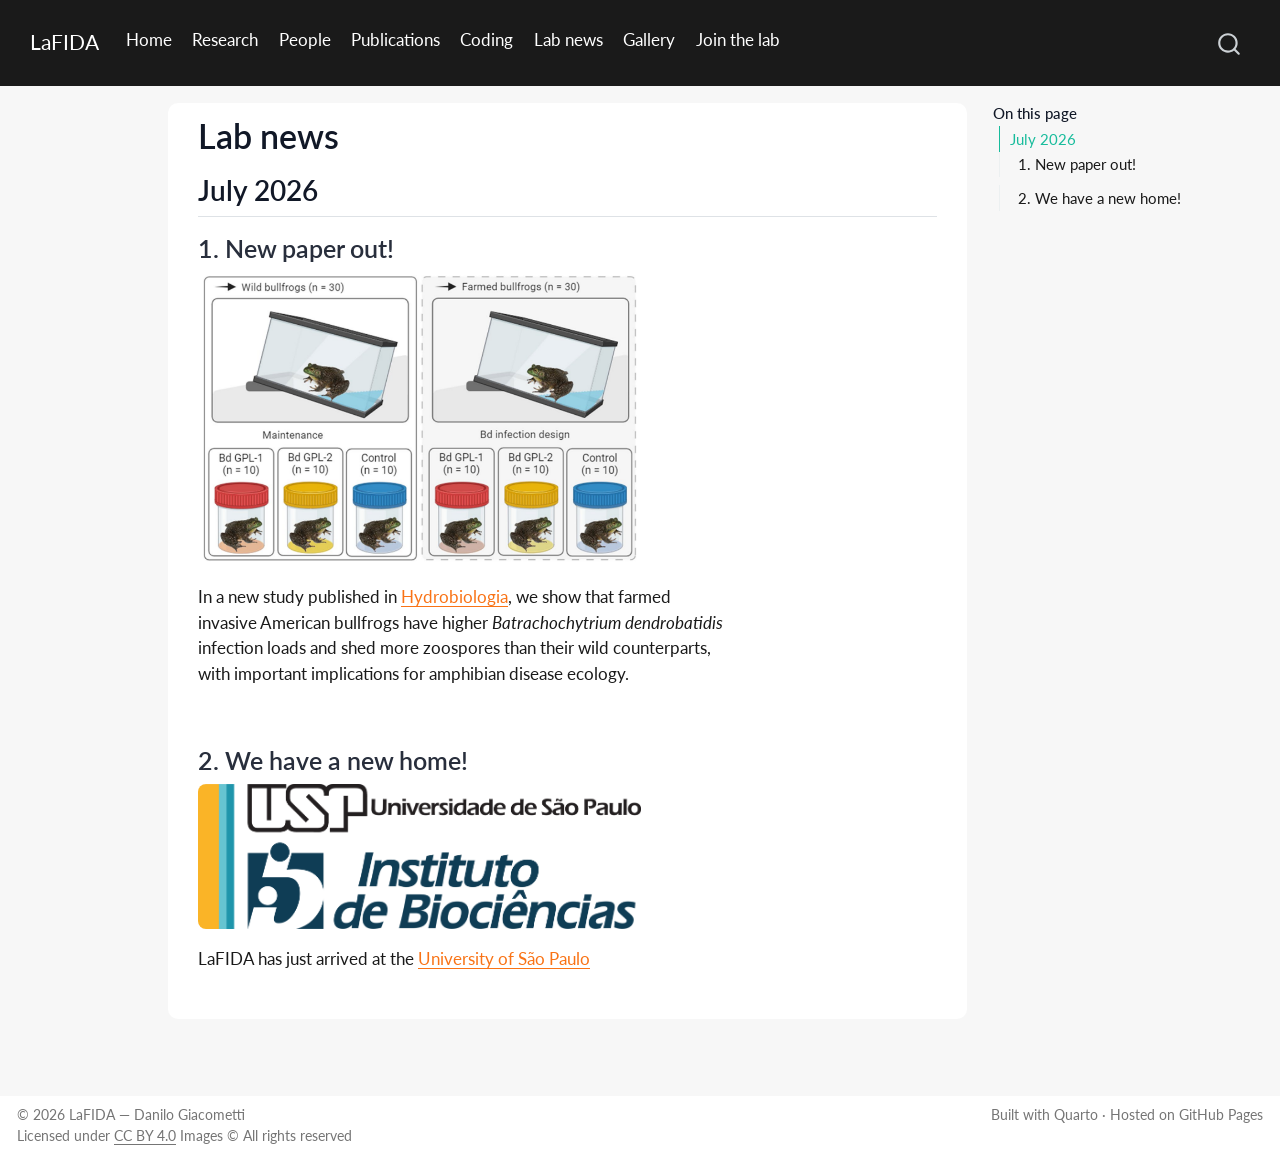
<file: docs/news.html>
<!DOCTYPE html>
<html xmlns="http://www.w3.org/1999/xhtml" lang="en" xml:lang="en"><head>

<meta charset="utf-8">
<meta name="generator" content="quarto-1.9.38">

<meta name="viewport" content="width=device-width, initial-scale=1.0, user-scalable=yes">


<title>Lab news – LaFIDA</title>
<style>
/* Default styles provided by pandoc.
** See https://pandoc.org/MANUAL.html#variables-for-html for config info.
*/
code{white-space: pre-wrap;}
span.smallcaps{font-variant: small-caps;}
div.columns{display: flex; gap: min(4vw, 1.5em);}
div.column{flex: auto; overflow-x: auto;}
div.hanging-indent{margin-left: 1.5em; text-indent: -1.5em;}
ul.task-list{list-style: none;}
ul.task-list li input[type="checkbox"] {
  width: 0.8em;
  margin: 0 0.8em 0.2em -1em; /* quarto-specific, see https://github.com/quarto-dev/quarto-cli/issues/4556 */ 
  vertical-align: middle;
}
</style>


<script src="site_libs/quarto-nav/quarto-nav.js"></script>
<script src="site_libs/quarto-nav/headroom.min.js"></script>
<script src="site_libs/clipboard/clipboard.min.js"></script>
<script src="site_libs/quarto-search/autocomplete.umd.js"></script>
<script src="site_libs/quarto-search/fuse.min.js"></script>
<script src="site_libs/quarto-search/quarto-search.js"></script>
<meta name="quarto:offset" content="./">
<script src="site_libs/quarto-html/quarto.js" type="module"></script>
<script src="site_libs/quarto-html/tabsets/tabsets.js" type="module"></script>
<script src="site_libs/quarto-html/popper.min.js"></script>
<script src="site_libs/quarto-html/tippy.umd.min.js"></script>
<script src="site_libs/quarto-html/anchor.min.js"></script>
<link href="site_libs/quarto-html/tippy.css" rel="stylesheet">
<link href="site_libs/quarto-html/quarto-syntax-highlighting-15634bcf2e68342d4ad2dfa704d543f6.css" rel="stylesheet" id="quarto-text-highlighting-styles">
<script src="site_libs/bootstrap/bootstrap.min.js"></script>
<link href="site_libs/bootstrap/bootstrap-icons.css" rel="stylesheet">
<link href="site_libs/bootstrap/bootstrap-6033a600180109c3731f6a886c29932c.min.css" rel="stylesheet" append-hash="true" id="quarto-bootstrap" data-mode="light">
<script id="quarto-search-options" type="application/json">{
  "location": "navbar",
  "copy-button": false,
  "collapse-after": 3,
  "panel-placement": "end",
  "type": "overlay",
  "limit": 50,
  "keyboard-shortcut": [
    "f",
    "/",
    "s"
  ],
  "show-item-context": false,
  "language": {
    "search-no-results-text": "No results",
    "search-matching-documents-text": "matching documents",
    "search-copy-link-title": "Copy link to search",
    "search-hide-matches-text": "Hide additional matches",
    "search-more-match-text": "more match in this document",
    "search-more-matches-text": "more matches in this document",
    "search-clear-button-title": "Clear",
    "search-text-placeholder": "",
    "search-detached-cancel-button-title": "Cancel",
    "search-submit-button-title": "Submit",
    "search-label": "Search"
  }
}</script>


<link rel="stylesheet" href="styles.css">
</head>

<body class="nav-fixed quarto-light">

<div id="quarto-search-results"></div>
  <header id="quarto-header" class="headroom fixed-top">
    <nav class="navbar navbar-expand-lg " data-bs-theme="dark">
      <div class="navbar-container container-fluid">
      <div class="navbar-brand-container mx-auto">
    <a class="navbar-brand" href="./index.html">
    <span class="navbar-title">LaFIDA</span>
    </a>
  </div>
            <div id="quarto-search" class="" title="Search"></div>
          <button class="navbar-toggler" type="button" data-bs-toggle="collapse" data-bs-target="#navbarCollapse" aria-controls="navbarCollapse" role="menu" aria-expanded="false" aria-label="Toggle navigation" onclick="if (window.quartoToggleHeadroom) { window.quartoToggleHeadroom(); }">
  <span class="navbar-toggler-icon"></span>
</button>
          <div class="collapse navbar-collapse" id="navbarCollapse">
            <ul class="navbar-nav navbar-nav-scroll me-auto">
  <li class="nav-item">
    <a class="nav-link" href="./index.html"> 
<span class="menu-text">Home</span></a>
  </li>  
  <li class="nav-item">
    <a class="nav-link" href="./research.html"> 
<span class="menu-text">Research</span></a>
  </li>  
  <li class="nav-item">
    <a class="nav-link" href="./people.html"> 
<span class="menu-text">People</span></a>
  </li>  
  <li class="nav-item">
    <a class="nav-link" href="./publications.html"> 
<span class="menu-text">Publications</span></a>
  </li>  
  <li class="nav-item">
    <a class="nav-link" href="./coding.html"> 
<span class="menu-text">Coding</span></a>
  </li>  
  <li class="nav-item">
    <a class="nav-link active" href="./news.html" aria-current="page"> 
<span class="menu-text">Lab news</span></a>
  </li>  
  <li class="nav-item">
    <a class="nav-link" href="./gallery.html"> 
<span class="menu-text">Gallery</span></a>
  </li>  
  <li class="nav-item">
    <a class="nav-link" href="./opportunities.html"> 
<span class="menu-text">Join the lab</span></a>
  </li>  
</ul>
          </div> <!-- /navcollapse -->
            <div class="quarto-navbar-tools">
</div>
      </div> <!-- /container-fluid -->
    </nav>
</header>
<!-- content -->
<div id="quarto-content" class="quarto-container page-columns page-rows-contents page-layout-article page-navbar">
<!-- sidebar -->
<!-- margin-sidebar -->
    <div id="quarto-margin-sidebar" class="sidebar margin-sidebar">
        <nav id="TOC" role="doc-toc" class="toc-active">
    <h2 id="toc-title">On this page</h2>
   
  <ul>
  <li><a href="#july-2026" id="toc-july-2026" class="nav-link active" data-scroll-target="#july-2026">July 2026</a>
  <ul class="collapse">
  <li><a href="#new-paper-out" id="toc-new-paper-out" class="nav-link" data-scroll-target="#new-paper-out">1. New paper out!</a></li>
  <li><a href="#we-have-a-new-home" id="toc-we-have-a-new-home" class="nav-link" data-scroll-target="#we-have-a-new-home">2. We have a new home!</a></li>
  </ul></li>
  </ul>
</nav>
    </div>
<!-- main -->
<main class="content" id="quarto-document-content">

<header id="title-block-header" class="quarto-title-block default">
<div class="quarto-title">
<h1 class="title">Lab news</h1>
</div>



<div class="quarto-title-meta">

    
  
    
  </div>
  


</header>


<section id="july-2026" class="level2">
<h2 class="anchored" data-anchor-id="july-2026">July 2026</h2>
<section id="new-paper-out" class="level3">
<h3 class="anchored" data-anchor-id="new-paper-out">1. New paper out!</h3>
<div class="column" style="width:60%;">
<p><img src="images/lab-news/bullfrogs.png" class="img-fluid"></p>
<div class="column" style="width:120%;">
<p>In a new study published in <a href="https://doi.org/10.1007/s10750-026-06301-0" target="_blank">Hydrobiologia</a>, we show that farmed invasive American bullfrogs have higher <em>Batrachochytrium dendrobatidis</em> infection loads and shed more zoospores than their wild counterparts, with important implications for amphibian disease ecology.</p>
</div>
</div>
<p><br></p>
</section>
<section id="we-have-a-new-home" class="level3">
<h3 class="anchored" data-anchor-id="we-have-a-new-home">2. We have a new home!</h3>
<div class="column" style="width:60%;">
<p><img src="images/lab-news/ib.png" class="img-fluid"></p>
<div class="column" style="width:120%;">
<p>LaFIDA has just arrived at the <a href="https://www5.usp.br/" target="_blank">University of São Paulo</a></p>
</div>
</div>


</section>
</section>

</main> <!-- /main -->
<script id="quarto-html-after-body" type="application/javascript">
  window.document.addEventListener("DOMContentLoaded", function (event) {
    const icon = "";
    const anchorJS = new window.AnchorJS();
    anchorJS.options = {
      placement: 'right',
      icon: icon
    };
    anchorJS.add('.anchored');
    const isCodeAnnotation = (el) => {
      for (const clz of el.classList) {
        if (clz.startsWith('code-annotation-')) {                     
          return true;
        }
      }
      return false;
    }
    const onCopySuccess = function(e) {
      // button target
      const button = e.trigger;
      // don't keep focus
      button.blur();
      // flash "checked"
      button.classList.add('code-copy-button-checked');
      var currentTitle = button.getAttribute("title");
      button.setAttribute("title", "Copied!");
      let tooltip;
      if (window.bootstrap) {
        button.setAttribute("data-bs-toggle", "tooltip");
        button.setAttribute("data-bs-placement", "left");
        button.setAttribute("data-bs-title", "Copied!");
        tooltip = new bootstrap.Tooltip(button, 
          { trigger: "manual", 
            customClass: "code-copy-button-tooltip",
            offset: [0, -8]});
        tooltip.show();    
      }
      setTimeout(function() {
        if (tooltip) {
          tooltip.hide();
          button.removeAttribute("data-bs-title");
          button.removeAttribute("data-bs-toggle");
          button.removeAttribute("data-bs-placement");
        }
        button.setAttribute("title", currentTitle);
        button.classList.remove('code-copy-button-checked');
      }, 1000);
      // clear code selection
      e.clearSelection();
    }
    const getTextToCopy = function(trigger) {
      const outerScaffold = trigger.parentElement.cloneNode(true);
      const codeEl = outerScaffold.querySelector('code');
      for (const childEl of codeEl.children) {
        if (isCodeAnnotation(childEl)) {
          childEl.remove();
        }
      }
      return codeEl.innerText;
    }
    const clipboard = new window.ClipboardJS('.code-copy-button:not([data-in-quarto-modal])', {
      text: getTextToCopy
    });
    clipboard.on('success', onCopySuccess);
    if (window.document.getElementById('quarto-embedded-source-code-modal')) {
      const clipboardModal = new window.ClipboardJS('.code-copy-button[data-in-quarto-modal]', {
        text: getTextToCopy,
        container: window.document.getElementById('quarto-embedded-source-code-modal')
      });
      clipboardModal.on('success', onCopySuccess);
    }
      var localhostRegex = new RegExp(/^(?:http|https):\/\/localhost\:?[0-9]*\//);
      var mailtoRegex = new RegExp(/^mailto:/);
        var filterRegex = new RegExp('/' + window.location.host + '/');
      var isInternal = (href) => {
          return filterRegex.test(href) || localhostRegex.test(href) || mailtoRegex.test(href);
      }
      // Inspect non-navigation links and adorn them if external
     var links = window.document.querySelectorAll('a[href]:not(.nav-link):not(.navbar-brand):not(.toc-action):not(.sidebar-link):not(.sidebar-item-toggle):not(.pagination-link):not(.no-external):not([aria-hidden]):not(.dropdown-item):not(.quarto-navigation-tool):not(.about-link)');
      for (var i=0; i<links.length; i++) {
        const link = links[i];
        if (!isInternal(link.href)) {
          // undo the damage that might have been done by quarto-nav.js in the case of
          // links that we want to consider external
          if (link.dataset.originalHref !== undefined) {
            link.href = link.dataset.originalHref;
          }
        }
      }
    function tippyHover(el, contentFn, onTriggerFn, onUntriggerFn) {
      const config = {
        allowHTML: true,
        maxWidth: 500,
        delay: 100,
        arrow: false,
        appendTo: function(el) {
            return el.parentElement;
        },
        interactive: true,
        interactiveBorder: 10,
        theme: 'quarto',
        placement: 'bottom-start',
      };
      if (contentFn) {
        config.content = contentFn;
      }
      if (onTriggerFn) {
        config.onTrigger = onTriggerFn;
      }
      if (onUntriggerFn) {
        config.onUntrigger = onUntriggerFn;
      }
      window.tippy(el, config); 
    }
    const noterefs = window.document.querySelectorAll('a[role="doc-noteref"]');
    for (var i=0; i<noterefs.length; i++) {
      const ref = noterefs[i];
      tippyHover(ref, function() {
        // use id or data attribute instead here
        let href = ref.getAttribute('data-footnote-href') || ref.getAttribute('href');
        try { href = new URL(href).hash; } catch {}
        const id = href.replace(/^#\/?/, "");
        const note = window.document.getElementById(id);
        if (note) {
          return note.innerHTML;
        } else {
          return "";
        }
      });
    }
    const xrefs = window.document.querySelectorAll('a.quarto-xref');
    const processXRef = (id, note) => {
      // Strip column container classes
      const stripColumnClz = (el) => {
        el.classList.remove("page-full", "page-columns");
        if (el.children) {
          for (const child of el.children) {
            stripColumnClz(child);
          }
        }
      }
      stripColumnClz(note)
      if (id === null || id.startsWith('sec-')) {
        // Special case sections, only their first couple elements
        const container = document.createElement("div");
        if (note.children && note.children.length > 2) {
          container.appendChild(note.children[0].cloneNode(true));
          for (let i = 1; i < note.children.length; i++) {
            const child = note.children[i];
            if (child.tagName === "P" && child.innerText === "") {
              continue;
            } else {
              container.appendChild(child.cloneNode(true));
              break;
            }
          }
          if (window.Quarto?.typesetMath) {
            window.Quarto.typesetMath(container);
          }
          return container.innerHTML
        } else {
          if (window.Quarto?.typesetMath) {
            window.Quarto.typesetMath(note);
          }
          return note.innerHTML;
        }
      } else {
        // Remove any anchor links if they are present
        const anchorLink = note.querySelector('a.anchorjs-link');
        if (anchorLink) {
          anchorLink.remove();
        }
        if (window.Quarto?.typesetMath) {
          window.Quarto.typesetMath(note);
        }
        if (note.classList.contains("callout")) {
          return note.outerHTML;
        } else {
          return note.innerHTML;
        }
      }
    }
    for (var i=0; i<xrefs.length; i++) {
      const xref = xrefs[i];
      tippyHover(xref, undefined, function(instance) {
        instance.disable();
        let url = xref.getAttribute('href');
        let hash = undefined; 
        if (url.startsWith('#')) {
          hash = url;
        } else {
          try { hash = new URL(url).hash; } catch {}
        }
        if (hash) {
          const id = hash.replace(/^#\/?/, "");
          const note = window.document.getElementById(id);
          if (note !== null) {
            try {
              const html = processXRef(id, note.cloneNode(true));
              instance.setContent(html);
            } finally {
              instance.enable();
              instance.show();
            }
          } else {
            // See if we can fetch this
            fetch(url.split('#')[0])
            .then(res => res.text())
            .then(html => {
              const parser = new DOMParser();
              const htmlDoc = parser.parseFromString(html, "text/html");
              const note = htmlDoc.getElementById(id);
              if (note !== null) {
                const html = processXRef(id, note);
                instance.setContent(html);
              } 
            }).finally(() => {
              instance.enable();
              instance.show();
            });
          }
        } else {
          // See if we can fetch a full url (with no hash to target)
          // This is a special case and we should probably do some content thinning / targeting
          fetch(url)
          .then(res => res.text())
          .then(html => {
            const parser = new DOMParser();
            const htmlDoc = parser.parseFromString(html, "text/html");
            const note = htmlDoc.querySelector('main.content');
            if (note !== null) {
              // This should only happen for chapter cross references
              // (since there is no id in the URL)
              // remove the first header
              if (note.children.length > 0 && note.children[0].tagName === "HEADER") {
                note.children[0].remove();
              }
              const html = processXRef(null, note);
              instance.setContent(html);
            } 
          }).finally(() => {
            instance.enable();
            instance.show();
          });
        }
      }, function(instance) {
      });
    }
        let selectedAnnoteEl;
        const selectorForAnnotation = ( cell, annotation) => {
          let cellAttr = 'data-code-cell="' + cell + '"';
          let lineAttr = 'data-code-annotation="' +  annotation + '"';
          const selector = 'span[' + cellAttr + '][' + lineAttr + ']';
          return selector;
        }
        const selectCodeLines = (annoteEl) => {
          const doc = window.document;
          const targetCell = annoteEl.getAttribute("data-target-cell");
          const targetAnnotation = annoteEl.getAttribute("data-target-annotation");
          const annoteSpan = window.document.querySelector(selectorForAnnotation(targetCell, targetAnnotation));
          const lines = annoteSpan.getAttribute("data-code-lines").split(",");
          const lineIds = lines.map((line) => {
            return targetCell + "-" + line;
          })
          let top = null;
          let height = null;
          let parent = null;
          if (lineIds.length > 0) {
              //compute the position of the single el (top and bottom and make a div)
              const el = window.document.getElementById(lineIds[0]);
              top = el.offsetTop;
              height = el.offsetHeight;
              parent = el.parentElement.parentElement;
            if (lineIds.length > 1) {
              const lastEl = window.document.getElementById(lineIds[lineIds.length - 1]);
              const bottom = lastEl.offsetTop + lastEl.offsetHeight;
              height = bottom - top;
            }
            if (top !== null && height !== null && parent !== null) {
              // cook up a div (if necessary) and position it 
              let div = window.document.getElementById("code-annotation-line-highlight");
              if (div === null) {
                div = window.document.createElement("div");
                div.setAttribute("id", "code-annotation-line-highlight");
                div.style.position = 'absolute';
                parent.appendChild(div);
              }
              div.style.top = top - 2 + "px";
              div.style.height = height + 4 + "px";
              div.style.left = 0;
              let gutterDiv = window.document.getElementById("code-annotation-line-highlight-gutter");
              if (gutterDiv === null) {
                gutterDiv = window.document.createElement("div");
                gutterDiv.setAttribute("id", "code-annotation-line-highlight-gutter");
                gutterDiv.style.position = 'absolute';
                const codeCell = window.document.getElementById(targetCell);
                const gutter = codeCell.querySelector('.code-annotation-gutter');
                gutter.appendChild(gutterDiv);
              }
              gutterDiv.style.top = top - 2 + "px";
              gutterDiv.style.height = height + 4 + "px";
            }
            selectedAnnoteEl = annoteEl;
          }
        };
        const unselectCodeLines = () => {
          const elementsIds = ["code-annotation-line-highlight", "code-annotation-line-highlight-gutter"];
          elementsIds.forEach((elId) => {
            const div = window.document.getElementById(elId);
            if (div) {
              div.remove();
            }
          });
          selectedAnnoteEl = undefined;
        };
          // Handle positioning of the toggle
      window.addEventListener(
        "resize",
        throttle(() => {
          elRect = undefined;
          if (selectedAnnoteEl) {
            selectCodeLines(selectedAnnoteEl);
          }
        }, 10)
      );
      function throttle(fn, ms) {
      let throttle = false;
      let timer;
        return (...args) => {
          if(!throttle) { // first call gets through
              fn.apply(this, args);
              throttle = true;
          } else { // all the others get throttled
              if(timer) clearTimeout(timer); // cancel #2
              timer = setTimeout(() => {
                fn.apply(this, args);
                timer = throttle = false;
              }, ms);
          }
        };
      }
        // Attach click handler to the DT
        const annoteDls = window.document.querySelectorAll('dt[data-target-cell]');
        for (const annoteDlNode of annoteDls) {
          annoteDlNode.addEventListener('click', (event) => {
            const clickedEl = event.target;
            if (clickedEl !== selectedAnnoteEl) {
              unselectCodeLines();
              const activeEl = window.document.querySelector('dt[data-target-cell].code-annotation-active');
              if (activeEl) {
                activeEl.classList.remove('code-annotation-active');
              }
              selectCodeLines(clickedEl);
              clickedEl.classList.add('code-annotation-active');
            } else {
              // Unselect the line
              unselectCodeLines();
              clickedEl.classList.remove('code-annotation-active');
            }
          });
        }
    const findCites = (el) => {
      const parentEl = el.parentElement;
      if (parentEl) {
        const cites = parentEl.dataset.cites;
        if (cites) {
          return {
            el,
            cites: cites.split(' ')
          };
        } else {
          return findCites(el.parentElement)
        }
      } else {
        return undefined;
      }
    };
    var bibliorefs = window.document.querySelectorAll('a[role="doc-biblioref"]');
    for (var i=0; i<bibliorefs.length; i++) {
      const ref = bibliorefs[i];
      const citeInfo = findCites(ref);
      if (citeInfo) {
        tippyHover(citeInfo.el, function() {
          var popup = window.document.createElement('div');
          citeInfo.cites.forEach(function(cite) {
            var citeDiv = window.document.createElement('div');
            citeDiv.classList.add('hanging-indent');
            citeDiv.classList.add('csl-entry');
            var biblioDiv = window.document.getElementById('ref-' + cite);
            if (biblioDiv) {
              citeDiv.innerHTML = biblioDiv.innerHTML;
            }
            popup.appendChild(citeDiv);
          });
          return popup.innerHTML;
        });
      }
    }
  });
  </script>
</div> <!-- /content -->
<footer class="footer">
  <div class="nav-footer">
    <div class="nav-footer-left">
<p>© 2026 LaFIDA — Danilo Giacometti<br>
Licensed under <a href="https://creativecommons.org/licenses/by/4.0/">CC BY 4.0</a> Images © All rights reserved</p>
</div>   
    <div class="nav-footer-center">
      &nbsp;
    </div>
    <div class="nav-footer-right">
<p>Built with Quarto · Hosted on GitHub Pages</p>
</div>
  </div>
</footer>




</body></html>
</file>
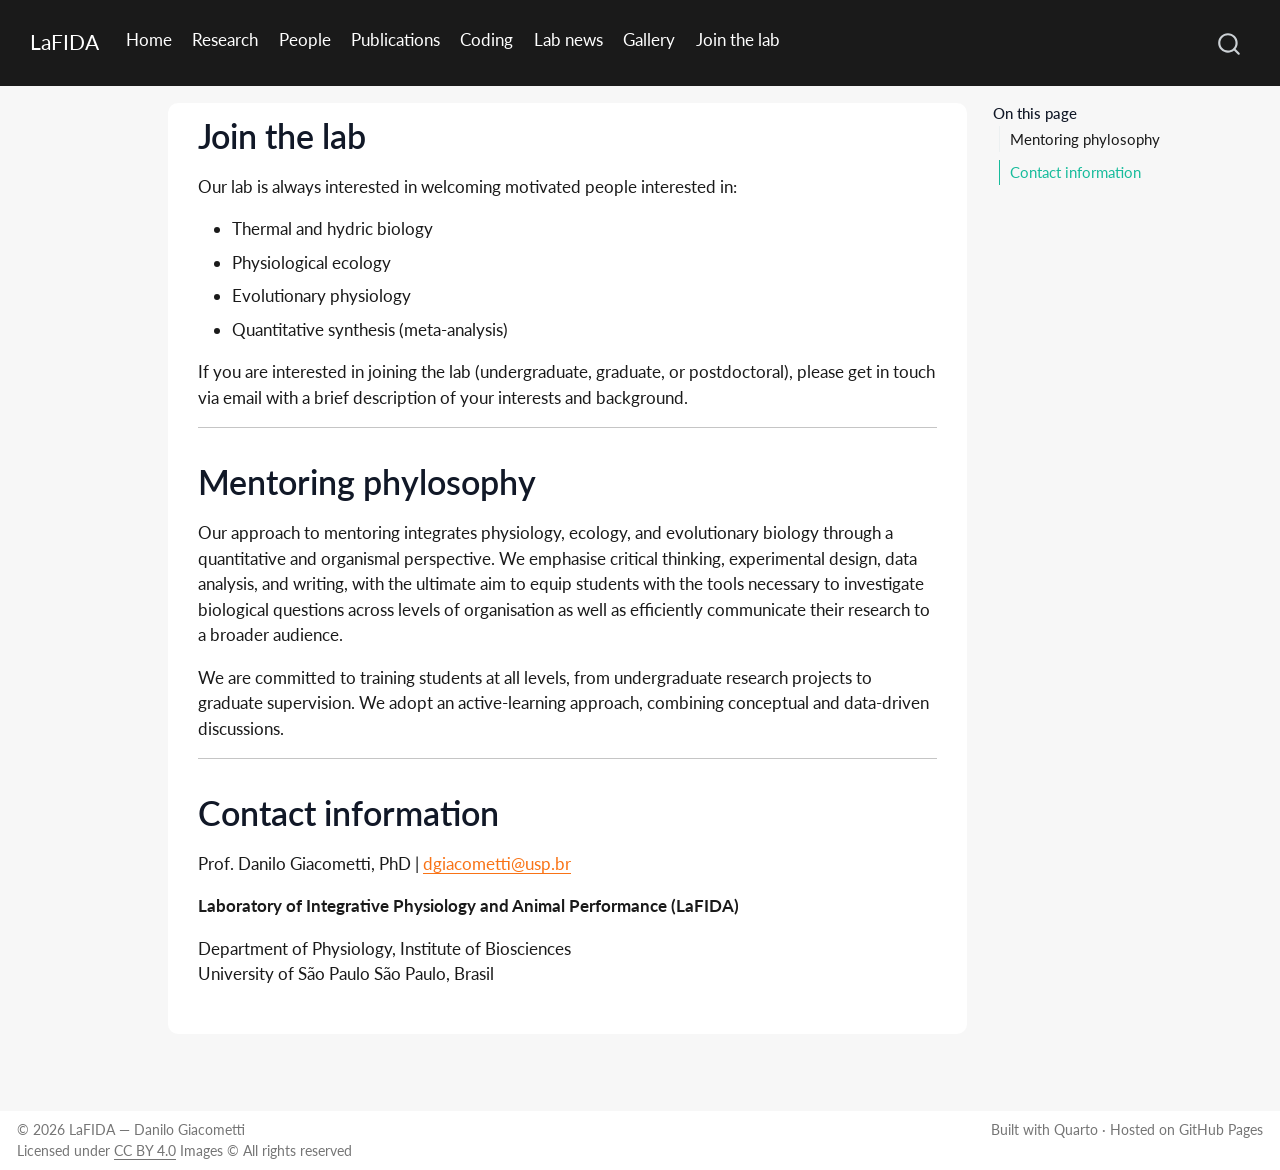
<file: docs/opportunities.html>
<!DOCTYPE html>
<html xmlns="http://www.w3.org/1999/xhtml" lang="en" xml:lang="en"><head>

<meta charset="utf-8">
<meta name="generator" content="quarto-1.9.38">

<meta name="viewport" content="width=device-width, initial-scale=1.0, user-scalable=yes">


<title>Join the lab – LaFIDA</title>
<style>
/* Default styles provided by pandoc.
** See https://pandoc.org/MANUAL.html#variables-for-html for config info.
*/
code{white-space: pre-wrap;}
span.smallcaps{font-variant: small-caps;}
div.columns{display: flex; gap: min(4vw, 1.5em);}
div.column{flex: auto; overflow-x: auto;}
div.hanging-indent{margin-left: 1.5em; text-indent: -1.5em;}
ul.task-list{list-style: none;}
ul.task-list li input[type="checkbox"] {
  width: 0.8em;
  margin: 0 0.8em 0.2em -1em; /* quarto-specific, see https://github.com/quarto-dev/quarto-cli/issues/4556 */ 
  vertical-align: middle;
}
</style>


<script src="site_libs/quarto-nav/quarto-nav.js"></script>
<script src="site_libs/quarto-nav/headroom.min.js"></script>
<script src="site_libs/clipboard/clipboard.min.js"></script>
<script src="site_libs/quarto-search/autocomplete.umd.js"></script>
<script src="site_libs/quarto-search/fuse.min.js"></script>
<script src="site_libs/quarto-search/quarto-search.js"></script>
<meta name="quarto:offset" content="./">
<script src="site_libs/quarto-html/quarto.js" type="module"></script>
<script src="site_libs/quarto-html/tabsets/tabsets.js" type="module"></script>
<script src="site_libs/quarto-html/popper.min.js"></script>
<script src="site_libs/quarto-html/tippy.umd.min.js"></script>
<script src="site_libs/quarto-html/anchor.min.js"></script>
<link href="site_libs/quarto-html/tippy.css" rel="stylesheet">
<link href="site_libs/quarto-html/quarto-syntax-highlighting-15634bcf2e68342d4ad2dfa704d543f6.css" rel="stylesheet" id="quarto-text-highlighting-styles">
<script src="site_libs/bootstrap/bootstrap.min.js"></script>
<link href="site_libs/bootstrap/bootstrap-icons.css" rel="stylesheet">
<link href="site_libs/bootstrap/bootstrap-6033a600180109c3731f6a886c29932c.min.css" rel="stylesheet" append-hash="true" id="quarto-bootstrap" data-mode="light">
<script id="quarto-search-options" type="application/json">{
  "location": "navbar",
  "copy-button": false,
  "collapse-after": 3,
  "panel-placement": "end",
  "type": "overlay",
  "limit": 50,
  "keyboard-shortcut": [
    "f",
    "/",
    "s"
  ],
  "show-item-context": false,
  "language": {
    "search-no-results-text": "No results",
    "search-matching-documents-text": "matching documents",
    "search-copy-link-title": "Copy link to search",
    "search-hide-matches-text": "Hide additional matches",
    "search-more-match-text": "more match in this document",
    "search-more-matches-text": "more matches in this document",
    "search-clear-button-title": "Clear",
    "search-text-placeholder": "",
    "search-detached-cancel-button-title": "Cancel",
    "search-submit-button-title": "Submit",
    "search-label": "Search"
  }
}</script>


<link rel="stylesheet" href="styles.css">
</head>

<body class="nav-fixed quarto-light">

<div id="quarto-search-results"></div>
  <header id="quarto-header" class="headroom fixed-top">
    <nav class="navbar navbar-expand-lg " data-bs-theme="dark">
      <div class="navbar-container container-fluid">
      <div class="navbar-brand-container mx-auto">
    <a class="navbar-brand" href="./index.html">
    <span class="navbar-title">LaFIDA</span>
    </a>
  </div>
            <div id="quarto-search" class="" title="Search"></div>
          <button class="navbar-toggler" type="button" data-bs-toggle="collapse" data-bs-target="#navbarCollapse" aria-controls="navbarCollapse" role="menu" aria-expanded="false" aria-label="Toggle navigation" onclick="if (window.quartoToggleHeadroom) { window.quartoToggleHeadroom(); }">
  <span class="navbar-toggler-icon"></span>
</button>
          <div class="collapse navbar-collapse" id="navbarCollapse">
            <ul class="navbar-nav navbar-nav-scroll me-auto">
  <li class="nav-item">
    <a class="nav-link" href="./index.html"> 
<span class="menu-text">Home</span></a>
  </li>  
  <li class="nav-item">
    <a class="nav-link" href="./research.html"> 
<span class="menu-text">Research</span></a>
  </li>  
  <li class="nav-item">
    <a class="nav-link" href="./people.html"> 
<span class="menu-text">People</span></a>
  </li>  
  <li class="nav-item">
    <a class="nav-link" href="./publications.html"> 
<span class="menu-text">Publications</span></a>
  </li>  
  <li class="nav-item">
    <a class="nav-link" href="./coding.html"> 
<span class="menu-text">Coding</span></a>
  </li>  
  <li class="nav-item">
    <a class="nav-link" href="./news.html"> 
<span class="menu-text">Lab news</span></a>
  </li>  
  <li class="nav-item">
    <a class="nav-link" href="./gallery.html"> 
<span class="menu-text">Gallery</span></a>
  </li>  
  <li class="nav-item">
    <a class="nav-link active" href="./opportunities.html" aria-current="page"> 
<span class="menu-text">Join the lab</span></a>
  </li>  
</ul>
          </div> <!-- /navcollapse -->
            <div class="quarto-navbar-tools">
</div>
      </div> <!-- /container-fluid -->
    </nav>
</header>
<!-- content -->
<div id="quarto-content" class="quarto-container page-columns page-rows-contents page-layout-article page-navbar">
<!-- sidebar -->
<!-- margin-sidebar -->
    <div id="quarto-margin-sidebar" class="sidebar margin-sidebar">
        <nav id="TOC" role="doc-toc" class="toc-active">
    <h2 id="toc-title">On this page</h2>
   
  <ul>
  <li><a href="#mentoring-phylosophy" id="toc-mentoring-phylosophy" class="nav-link active" data-scroll-target="#mentoring-phylosophy">Mentoring phylosophy</a></li>
  <li><a href="#contact-information" id="toc-contact-information" class="nav-link" data-scroll-target="#contact-information">Contact information</a></li>
  </ul>
</nav>
    </div>
<!-- main -->
<main class="content" id="quarto-document-content">

<header id="title-block-header" class="quarto-title-block default">
<div class="quarto-title">
<h1 class="title">Join the lab</h1>
</div>



<div class="quarto-title-meta">

    
  
    
  </div>
  


</header>


<p>Our lab is always interested in welcoming motivated people interested in:</p>
<ul>
<li>Thermal and hydric biology</li>
<li>Physiological ecology<br>
</li>
<li>Evolutionary physiology<br>
</li>
<li>Quantitative synthesis (meta-analysis)</li>
</ul>
<p>If you are interested in joining the lab (undergraduate, graduate, or postdoctoral), please get in touch via email with a brief description of your interests and background.</p>
<hr>
<section id="mentoring-phylosophy" class="level1">
<h1>Mentoring phylosophy</h1>
<p>Our approach to mentoring integrates physiology, ecology, and evolutionary biology through a quantitative and organismal perspective. We emphasise critical thinking, experimental design, data analysis, and writing, with the ultimate aim to equip students with the tools necessary to investigate biological questions across levels of organisation as well as efficiently communicate their research to a broader audience.</p>
<p>We are committed to training students at all levels, from undergraduate research projects to graduate supervision. We adopt an active-learning approach, combining conceptual and data-driven discussions.</p>
<hr>
</section>
<section id="contact-information" class="level1">
<h1>Contact information</h1>
<p>Prof.&nbsp;Danilo Giacometti, PhD | <a href="mailto:dgiacometti@usp.br">dgiacometti@usp.br</a></p>
<p><strong>Laboratory of Integrative Physiology and Animal Performance (LaFIDA)</strong></p>
<p>Department of Physiology, Institute of Biosciences<br>
University of São Paulo São Paulo, Brasil</p>


</section>

</main> <!-- /main -->
<script id="quarto-html-after-body" type="application/javascript">
  window.document.addEventListener("DOMContentLoaded", function (event) {
    const icon = "";
    const anchorJS = new window.AnchorJS();
    anchorJS.options = {
      placement: 'right',
      icon: icon
    };
    anchorJS.add('.anchored');
    const isCodeAnnotation = (el) => {
      for (const clz of el.classList) {
        if (clz.startsWith('code-annotation-')) {                     
          return true;
        }
      }
      return false;
    }
    const onCopySuccess = function(e) {
      // button target
      const button = e.trigger;
      // don't keep focus
      button.blur();
      // flash "checked"
      button.classList.add('code-copy-button-checked');
      var currentTitle = button.getAttribute("title");
      button.setAttribute("title", "Copied!");
      let tooltip;
      if (window.bootstrap) {
        button.setAttribute("data-bs-toggle", "tooltip");
        button.setAttribute("data-bs-placement", "left");
        button.setAttribute("data-bs-title", "Copied!");
        tooltip = new bootstrap.Tooltip(button, 
          { trigger: "manual", 
            customClass: "code-copy-button-tooltip",
            offset: [0, -8]});
        tooltip.show();    
      }
      setTimeout(function() {
        if (tooltip) {
          tooltip.hide();
          button.removeAttribute("data-bs-title");
          button.removeAttribute("data-bs-toggle");
          button.removeAttribute("data-bs-placement");
        }
        button.setAttribute("title", currentTitle);
        button.classList.remove('code-copy-button-checked');
      }, 1000);
      // clear code selection
      e.clearSelection();
    }
    const getTextToCopy = function(trigger) {
      const outerScaffold = trigger.parentElement.cloneNode(true);
      const codeEl = outerScaffold.querySelector('code');
      for (const childEl of codeEl.children) {
        if (isCodeAnnotation(childEl)) {
          childEl.remove();
        }
      }
      return codeEl.innerText;
    }
    const clipboard = new window.ClipboardJS('.code-copy-button:not([data-in-quarto-modal])', {
      text: getTextToCopy
    });
    clipboard.on('success', onCopySuccess);
    if (window.document.getElementById('quarto-embedded-source-code-modal')) {
      const clipboardModal = new window.ClipboardJS('.code-copy-button[data-in-quarto-modal]', {
        text: getTextToCopy,
        container: window.document.getElementById('quarto-embedded-source-code-modal')
      });
      clipboardModal.on('success', onCopySuccess);
    }
      var localhostRegex = new RegExp(/^(?:http|https):\/\/localhost\:?[0-9]*\//);
      var mailtoRegex = new RegExp(/^mailto:/);
        var filterRegex = new RegExp('/' + window.location.host + '/');
      var isInternal = (href) => {
          return filterRegex.test(href) || localhostRegex.test(href) || mailtoRegex.test(href);
      }
      // Inspect non-navigation links and adorn them if external
     var links = window.document.querySelectorAll('a[href]:not(.nav-link):not(.navbar-brand):not(.toc-action):not(.sidebar-link):not(.sidebar-item-toggle):not(.pagination-link):not(.no-external):not([aria-hidden]):not(.dropdown-item):not(.quarto-navigation-tool):not(.about-link)');
      for (var i=0; i<links.length; i++) {
        const link = links[i];
        if (!isInternal(link.href)) {
          // undo the damage that might have been done by quarto-nav.js in the case of
          // links that we want to consider external
          if (link.dataset.originalHref !== undefined) {
            link.href = link.dataset.originalHref;
          }
        }
      }
    function tippyHover(el, contentFn, onTriggerFn, onUntriggerFn) {
      const config = {
        allowHTML: true,
        maxWidth: 500,
        delay: 100,
        arrow: false,
        appendTo: function(el) {
            return el.parentElement;
        },
        interactive: true,
        interactiveBorder: 10,
        theme: 'quarto',
        placement: 'bottom-start',
      };
      if (contentFn) {
        config.content = contentFn;
      }
      if (onTriggerFn) {
        config.onTrigger = onTriggerFn;
      }
      if (onUntriggerFn) {
        config.onUntrigger = onUntriggerFn;
      }
      window.tippy(el, config); 
    }
    const noterefs = window.document.querySelectorAll('a[role="doc-noteref"]');
    for (var i=0; i<noterefs.length; i++) {
      const ref = noterefs[i];
      tippyHover(ref, function() {
        // use id or data attribute instead here
        let href = ref.getAttribute('data-footnote-href') || ref.getAttribute('href');
        try { href = new URL(href).hash; } catch {}
        const id = href.replace(/^#\/?/, "");
        const note = window.document.getElementById(id);
        if (note) {
          return note.innerHTML;
        } else {
          return "";
        }
      });
    }
    const xrefs = window.document.querySelectorAll('a.quarto-xref');
    const processXRef = (id, note) => {
      // Strip column container classes
      const stripColumnClz = (el) => {
        el.classList.remove("page-full", "page-columns");
        if (el.children) {
          for (const child of el.children) {
            stripColumnClz(child);
          }
        }
      }
      stripColumnClz(note)
      if (id === null || id.startsWith('sec-')) {
        // Special case sections, only their first couple elements
        const container = document.createElement("div");
        if (note.children && note.children.length > 2) {
          container.appendChild(note.children[0].cloneNode(true));
          for (let i = 1; i < note.children.length; i++) {
            const child = note.children[i];
            if (child.tagName === "P" && child.innerText === "") {
              continue;
            } else {
              container.appendChild(child.cloneNode(true));
              break;
            }
          }
          if (window.Quarto?.typesetMath) {
            window.Quarto.typesetMath(container);
          }
          return container.innerHTML
        } else {
          if (window.Quarto?.typesetMath) {
            window.Quarto.typesetMath(note);
          }
          return note.innerHTML;
        }
      } else {
        // Remove any anchor links if they are present
        const anchorLink = note.querySelector('a.anchorjs-link');
        if (anchorLink) {
          anchorLink.remove();
        }
        if (window.Quarto?.typesetMath) {
          window.Quarto.typesetMath(note);
        }
        if (note.classList.contains("callout")) {
          return note.outerHTML;
        } else {
          return note.innerHTML;
        }
      }
    }
    for (var i=0; i<xrefs.length; i++) {
      const xref = xrefs[i];
      tippyHover(xref, undefined, function(instance) {
        instance.disable();
        let url = xref.getAttribute('href');
        let hash = undefined; 
        if (url.startsWith('#')) {
          hash = url;
        } else {
          try { hash = new URL(url).hash; } catch {}
        }
        if (hash) {
          const id = hash.replace(/^#\/?/, "");
          const note = window.document.getElementById(id);
          if (note !== null) {
            try {
              const html = processXRef(id, note.cloneNode(true));
              instance.setContent(html);
            } finally {
              instance.enable();
              instance.show();
            }
          } else {
            // See if we can fetch this
            fetch(url.split('#')[0])
            .then(res => res.text())
            .then(html => {
              const parser = new DOMParser();
              const htmlDoc = parser.parseFromString(html, "text/html");
              const note = htmlDoc.getElementById(id);
              if (note !== null) {
                const html = processXRef(id, note);
                instance.setContent(html);
              } 
            }).finally(() => {
              instance.enable();
              instance.show();
            });
          }
        } else {
          // See if we can fetch a full url (with no hash to target)
          // This is a special case and we should probably do some content thinning / targeting
          fetch(url)
          .then(res => res.text())
          .then(html => {
            const parser = new DOMParser();
            const htmlDoc = parser.parseFromString(html, "text/html");
            const note = htmlDoc.querySelector('main.content');
            if (note !== null) {
              // This should only happen for chapter cross references
              // (since there is no id in the URL)
              // remove the first header
              if (note.children.length > 0 && note.children[0].tagName === "HEADER") {
                note.children[0].remove();
              }
              const html = processXRef(null, note);
              instance.setContent(html);
            } 
          }).finally(() => {
            instance.enable();
            instance.show();
          });
        }
      }, function(instance) {
      });
    }
        let selectedAnnoteEl;
        const selectorForAnnotation = ( cell, annotation) => {
          let cellAttr = 'data-code-cell="' + cell + '"';
          let lineAttr = 'data-code-annotation="' +  annotation + '"';
          const selector = 'span[' + cellAttr + '][' + lineAttr + ']';
          return selector;
        }
        const selectCodeLines = (annoteEl) => {
          const doc = window.document;
          const targetCell = annoteEl.getAttribute("data-target-cell");
          const targetAnnotation = annoteEl.getAttribute("data-target-annotation");
          const annoteSpan = window.document.querySelector(selectorForAnnotation(targetCell, targetAnnotation));
          const lines = annoteSpan.getAttribute("data-code-lines").split(",");
          const lineIds = lines.map((line) => {
            return targetCell + "-" + line;
          })
          let top = null;
          let height = null;
          let parent = null;
          if (lineIds.length > 0) {
              //compute the position of the single el (top and bottom and make a div)
              const el = window.document.getElementById(lineIds[0]);
              top = el.offsetTop;
              height = el.offsetHeight;
              parent = el.parentElement.parentElement;
            if (lineIds.length > 1) {
              const lastEl = window.document.getElementById(lineIds[lineIds.length - 1]);
              const bottom = lastEl.offsetTop + lastEl.offsetHeight;
              height = bottom - top;
            }
            if (top !== null && height !== null && parent !== null) {
              // cook up a div (if necessary) and position it 
              let div = window.document.getElementById("code-annotation-line-highlight");
              if (div === null) {
                div = window.document.createElement("div");
                div.setAttribute("id", "code-annotation-line-highlight");
                div.style.position = 'absolute';
                parent.appendChild(div);
              }
              div.style.top = top - 2 + "px";
              div.style.height = height + 4 + "px";
              div.style.left = 0;
              let gutterDiv = window.document.getElementById("code-annotation-line-highlight-gutter");
              if (gutterDiv === null) {
                gutterDiv = window.document.createElement("div");
                gutterDiv.setAttribute("id", "code-annotation-line-highlight-gutter");
                gutterDiv.style.position = 'absolute';
                const codeCell = window.document.getElementById(targetCell);
                const gutter = codeCell.querySelector('.code-annotation-gutter');
                gutter.appendChild(gutterDiv);
              }
              gutterDiv.style.top = top - 2 + "px";
              gutterDiv.style.height = height + 4 + "px";
            }
            selectedAnnoteEl = annoteEl;
          }
        };
        const unselectCodeLines = () => {
          const elementsIds = ["code-annotation-line-highlight", "code-annotation-line-highlight-gutter"];
          elementsIds.forEach((elId) => {
            const div = window.document.getElementById(elId);
            if (div) {
              div.remove();
            }
          });
          selectedAnnoteEl = undefined;
        };
          // Handle positioning of the toggle
      window.addEventListener(
        "resize",
        throttle(() => {
          elRect = undefined;
          if (selectedAnnoteEl) {
            selectCodeLines(selectedAnnoteEl);
          }
        }, 10)
      );
      function throttle(fn, ms) {
      let throttle = false;
      let timer;
        return (...args) => {
          if(!throttle) { // first call gets through
              fn.apply(this, args);
              throttle = true;
          } else { // all the others get throttled
              if(timer) clearTimeout(timer); // cancel #2
              timer = setTimeout(() => {
                fn.apply(this, args);
                timer = throttle = false;
              }, ms);
          }
        };
      }
        // Attach click handler to the DT
        const annoteDls = window.document.querySelectorAll('dt[data-target-cell]');
        for (const annoteDlNode of annoteDls) {
          annoteDlNode.addEventListener('click', (event) => {
            const clickedEl = event.target;
            if (clickedEl !== selectedAnnoteEl) {
              unselectCodeLines();
              const activeEl = window.document.querySelector('dt[data-target-cell].code-annotation-active');
              if (activeEl) {
                activeEl.classList.remove('code-annotation-active');
              }
              selectCodeLines(clickedEl);
              clickedEl.classList.add('code-annotation-active');
            } else {
              // Unselect the line
              unselectCodeLines();
              clickedEl.classList.remove('code-annotation-active');
            }
          });
        }
    const findCites = (el) => {
      const parentEl = el.parentElement;
      if (parentEl) {
        const cites = parentEl.dataset.cites;
        if (cites) {
          return {
            el,
            cites: cites.split(' ')
          };
        } else {
          return findCites(el.parentElement)
        }
      } else {
        return undefined;
      }
    };
    var bibliorefs = window.document.querySelectorAll('a[role="doc-biblioref"]');
    for (var i=0; i<bibliorefs.length; i++) {
      const ref = bibliorefs[i];
      const citeInfo = findCites(ref);
      if (citeInfo) {
        tippyHover(citeInfo.el, function() {
          var popup = window.document.createElement('div');
          citeInfo.cites.forEach(function(cite) {
            var citeDiv = window.document.createElement('div');
            citeDiv.classList.add('hanging-indent');
            citeDiv.classList.add('csl-entry');
            var biblioDiv = window.document.getElementById('ref-' + cite);
            if (biblioDiv) {
              citeDiv.innerHTML = biblioDiv.innerHTML;
            }
            popup.appendChild(citeDiv);
          });
          return popup.innerHTML;
        });
      }
    }
  });
  </script>
</div> <!-- /content -->
<footer class="footer">
  <div class="nav-footer">
    <div class="nav-footer-left">
<p>© 2026 LaFIDA — Danilo Giacometti<br>
Licensed under <a href="https://creativecommons.org/licenses/by/4.0/">CC BY 4.0</a> Images © All rights reserved</p>
</div>   
    <div class="nav-footer-center">
      &nbsp;
    </div>
    <div class="nav-footer-right">
<p>Built with Quarto · Hosted on GitHub Pages</p>
</div>
  </div>
</footer>




</body></html>
</file>
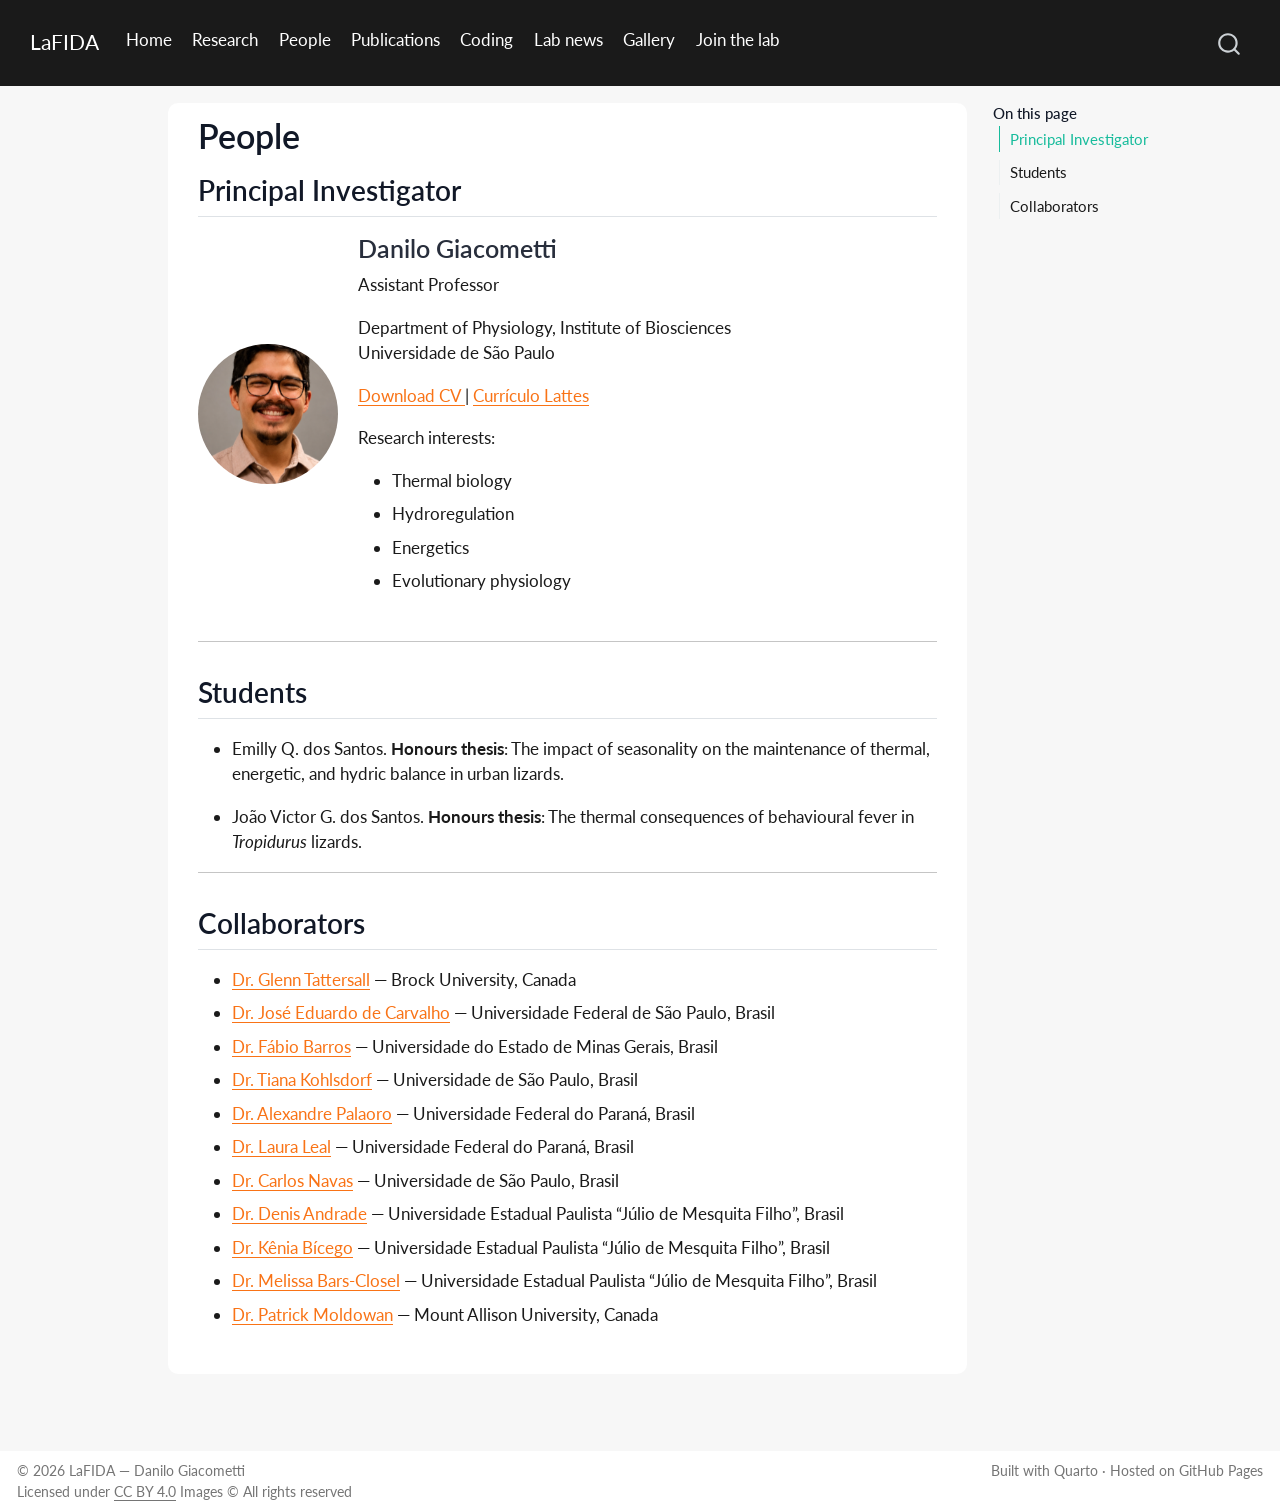
<file: docs/people.html>
<!DOCTYPE html>
<html xmlns="http://www.w3.org/1999/xhtml" lang="en" xml:lang="en"><head>

<meta charset="utf-8">
<meta name="generator" content="quarto-1.9.38">

<meta name="viewport" content="width=device-width, initial-scale=1.0, user-scalable=yes">


<title>People – LaFIDA</title>
<style>
/* Default styles provided by pandoc.
** See https://pandoc.org/MANUAL.html#variables-for-html for config info.
*/
code{white-space: pre-wrap;}
span.smallcaps{font-variant: small-caps;}
div.columns{display: flex; gap: min(4vw, 1.5em);}
div.column{flex: auto; overflow-x: auto;}
div.hanging-indent{margin-left: 1.5em; text-indent: -1.5em;}
ul.task-list{list-style: none;}
ul.task-list li input[type="checkbox"] {
  width: 0.8em;
  margin: 0 0.8em 0.2em -1em; /* quarto-specific, see https://github.com/quarto-dev/quarto-cli/issues/4556 */ 
  vertical-align: middle;
}
</style>


<script src="site_libs/quarto-nav/quarto-nav.js"></script>
<script src="site_libs/quarto-nav/headroom.min.js"></script>
<script src="site_libs/clipboard/clipboard.min.js"></script>
<script src="site_libs/quarto-search/autocomplete.umd.js"></script>
<script src="site_libs/quarto-search/fuse.min.js"></script>
<script src="site_libs/quarto-search/quarto-search.js"></script>
<meta name="quarto:offset" content="./">
<link href="./images/favicon.png" rel="icon" type="image/png">
<script src="site_libs/quarto-html/quarto.js" type="module"></script>
<script src="site_libs/quarto-html/tabsets/tabsets.js" type="module"></script>
<script src="site_libs/quarto-html/popper.min.js"></script>
<script src="site_libs/quarto-html/tippy.umd.min.js"></script>
<script src="site_libs/quarto-html/anchor.min.js"></script>
<link href="site_libs/quarto-html/tippy.css" rel="stylesheet">
<link href="site_libs/quarto-html/quarto-syntax-highlighting-15634bcf2e68342d4ad2dfa704d543f6.css" rel="stylesheet" id="quarto-text-highlighting-styles">
<script src="site_libs/bootstrap/bootstrap.min.js"></script>
<link href="site_libs/bootstrap/bootstrap-icons.css" rel="stylesheet">
<link href="site_libs/bootstrap/bootstrap-6033a600180109c3731f6a886c29932c.min.css" rel="stylesheet" append-hash="true" id="quarto-bootstrap" data-mode="light">
<script id="quarto-search-options" type="application/json">{
  "location": "navbar",
  "copy-button": false,
  "collapse-after": 3,
  "panel-placement": "end",
  "type": "overlay",
  "limit": 50,
  "keyboard-shortcut": [
    "f",
    "/",
    "s"
  ],
  "show-item-context": false,
  "language": {
    "search-no-results-text": "No results",
    "search-matching-documents-text": "matching documents",
    "search-copy-link-title": "Copy link to search",
    "search-hide-matches-text": "Hide additional matches",
    "search-more-match-text": "more match in this document",
    "search-more-matches-text": "more matches in this document",
    "search-clear-button-title": "Clear",
    "search-text-placeholder": "",
    "search-detached-cancel-button-title": "Cancel",
    "search-submit-button-title": "Submit",
    "search-label": "Search"
  }
}</script>


<link rel="stylesheet" href="styles.css">
<meta property="og:title" content="People – LaFIDA">
<meta property="og:image" content="https://lafida.ib.usp.br/images/profile.png">
<meta property="og:site_name" content="LaFIDA">
<meta property="og:image:height" content="300">
<meta property="og:image:width" content="200">
<link rel="canonical" href="https://lafida.ib.usp.br/people.html">
</head>

<body class="nav-fixed quarto-light">

<div id="quarto-search-results"></div>
  <header id="quarto-header" class="headroom fixed-top">
    <nav class="navbar navbar-expand-lg " data-bs-theme="dark">
      <div class="navbar-container container-fluid">
      <div class="navbar-brand-container mx-auto">
    <a class="navbar-brand" href="./index.html">
    <span class="navbar-title">LaFIDA</span>
    </a>
  </div>
            <div id="quarto-search" class="" title="Search"></div>
          <button class="navbar-toggler" type="button" data-bs-toggle="collapse" data-bs-target="#navbarCollapse" aria-controls="navbarCollapse" role="menu" aria-expanded="false" aria-label="Toggle navigation" onclick="if (window.quartoToggleHeadroom) { window.quartoToggleHeadroom(); }">
  <span class="navbar-toggler-icon"></span>
</button>
          <div class="collapse navbar-collapse" id="navbarCollapse">
            <ul class="navbar-nav navbar-nav-scroll me-auto">
  <li class="nav-item">
    <a class="nav-link" href="./index.html"> 
<span class="menu-text">Home</span></a>
  </li>  
  <li class="nav-item">
    <a class="nav-link" href="./research.html"> 
<span class="menu-text">Research</span></a>
  </li>  
  <li class="nav-item">
    <a class="nav-link active" href="./people.html" aria-current="page"> 
<span class="menu-text">People</span></a>
  </li>  
  <li class="nav-item">
    <a class="nav-link" href="./publications.html"> 
<span class="menu-text">Publications</span></a>
  </li>  
  <li class="nav-item">
    <a class="nav-link" href="./coding.html"> 
<span class="menu-text">Coding</span></a>
  </li>  
  <li class="nav-item">
    <a class="nav-link" href="./news.html"> 
<span class="menu-text">Lab news</span></a>
  </li>  
  <li class="nav-item">
    <a class="nav-link" href="./gallery.html"> 
<span class="menu-text">Gallery</span></a>
  </li>  
  <li class="nav-item">
    <a class="nav-link" href="./opportunities.html"> 
<span class="menu-text">Join the lab</span></a>
  </li>  
</ul>
          </div> <!-- /navcollapse -->
            <div class="quarto-navbar-tools">
</div>
      </div> <!-- /container-fluid -->
    </nav>
</header>
<!-- content -->
<div id="quarto-content" class="quarto-container page-columns page-rows-contents page-layout-article page-navbar">
<!-- sidebar -->
<!-- margin-sidebar -->
    <div id="quarto-margin-sidebar" class="sidebar margin-sidebar">
        <nav id="TOC" role="doc-toc" class="toc-active">
    <h2 id="toc-title">On this page</h2>
   
  <ul>
  <li><a href="#principal-investigator" id="toc-principal-investigator" class="nav-link active" data-scroll-target="#principal-investigator">Principal Investigator</a></li>
  <li><a href="#students" id="toc-students" class="nav-link" data-scroll-target="#students">Students</a></li>
  <li><a href="#collaborators" id="toc-collaborators" class="nav-link" data-scroll-target="#collaborators">Collaborators</a></li>
  </ul>
</nav>
    </div>
<!-- main -->
<main class="content" id="quarto-document-content">

<header id="title-block-header" class="quarto-title-block default">
<div class="quarto-title">
<h1 class="title">People</h1>
</div>



<div class="quarto-title-meta">

    
  
    
  </div>
  


</header>


<section id="principal-investigator" class="level2">
<h2 class="anchored" data-anchor-id="principal-investigator">Principal Investigator</h2>
<div class="person">
<p><img src="images/profile.png"></p>
<section id="danilo-giacometti" class="level3">
<h3 class="anchored" data-anchor-id="danilo-giacometti">Danilo Giacometti</h3>
<p>Assistant Professor</p>
<p>Department of Physiology, Institute of Biosciences<br>
Universidade de São Paulo</p>
<p><a href="https://drive.google.com/file/d/1V_dymIEAEKDlmG0hRskaVD-2oR3SU6LO/view?usp=sharing" target="_blank"> Download CV </a> | <a href="http://lattes.cnpq.br/7962343589657532" target="_blank"> Currículo Lattes </a></p>
<p>Research interests:</p>
<ul>
<li>Thermal biology<br>
</li>
<li>Hydroregulation<br>
</li>
<li>Energetics<br>
</li>
<li>Evolutionary physiology</li>
</ul>
</section>
</div>
<hr>
</section>
<section id="students" class="level2">
<h2 class="anchored" data-anchor-id="students">Students</h2>
<ul>
<li><p>Emilly Q. dos Santos. <strong>Honours thesis</strong>: The impact of seasonality on the maintenance of thermal, energetic, and hydric balance in urban lizards.</p></li>
<li><p>João Victor G. dos Santos. <strong>Honours thesis</strong>: The thermal consequences of behavioural fever in <em>Tropidurus</em> lizards.</p></li>
</ul>
<hr>
</section>
<section id="collaborators" class="level2">
<h2 class="anchored" data-anchor-id="collaborators">Collaborators</h2>
<ul>
<li>
<a href="https://tattersalllab.com/" target="_blank">Dr.&nbsp;Glenn Tattersall</a> — Brock University, Canada
</li>
<li>
<a href="https://jecarvalho7.wixsite.com/carvalholabunifesp" target="_blank">Dr.&nbsp;José Eduardo de Carvalho</a> — Universidade Federal de São Paulo, Brasil
</li>
<li>
<a href="https://www.instagram.com/lecofis_uemg/" target="_blank">Dr.&nbsp;Fábio Barros</a> — Universidade do Estado de Minas Gerais, Brasil
</li>
<li>
<a href="https://sites.usp.br/kohlsdorflab/" target="_blank">Dr.&nbsp;Tiana Kohlsdorf</a> — Universidade de São Paulo, Brasil
</li>
<li>
<a href="https://evomorfo.ufpr.br/" target="_blank">Dr.&nbsp;Alexandre Palaoro</a> — Universidade Federal do Paraná, Brasil
</li>
<li>
<a href="https://leemlab.weebly.com" target="_blank">Dr.&nbsp;Laura Leal</a> — Universidade Federal do Paraná, Brasil
</li>
<li>
<a href="https://www.ib.usp.br/telefones-ib/docentes-ib/64-carlos-arturo-navas-iannini.html" target="_blank">Dr.&nbsp;Carlos Navas</a> — Universidade de São Paulo, Brasil
</li>
<li>
<a href="https://www.unesp.br/portaldocentes/docentes/156780?lang=pt_BR" target="_blank">Dr.&nbsp;Denis Andrade</a> — Universidade Estadual Paulista “Júlio de Mesquita Filho”, Brasil
</li>
<li>
<a href="https://keniabicegolab.com/" target="_blank">Dr.&nbsp;Kênia Bícego</a> — Universidade Estadual Paulista “Júlio de Mesquita Filho”, Brasil
</li>
<li>
<a href="https://scholar.google.com/citations?user=4WSMITAAAAAJ&amp;hl=en" target="_blank">Dr.&nbsp;Melissa Bars-Closel</a> — Universidade Estadual Paulista “Júlio de Mesquita Filho”, Brasil
</li>
<li>
<a href="https://patrickmoldowan.weebly.com/" target="_blank">Dr.&nbsp;Patrick Moldowan</a> — Mount Allison University, Canada
</li>
</ul>


</section>

</main> <!-- /main -->
<script id="quarto-html-after-body" type="application/javascript">
  window.document.addEventListener("DOMContentLoaded", function (event) {
    const icon = "";
    const anchorJS = new window.AnchorJS();
    anchorJS.options = {
      placement: 'right',
      icon: icon
    };
    anchorJS.add('.anchored');
    const isCodeAnnotation = (el) => {
      for (const clz of el.classList) {
        if (clz.startsWith('code-annotation-')) {                     
          return true;
        }
      }
      return false;
    }
    const onCopySuccess = function(e) {
      // button target
      const button = e.trigger;
      // don't keep focus
      button.blur();
      // flash "checked"
      button.classList.add('code-copy-button-checked');
      var currentTitle = button.getAttribute("title");
      button.setAttribute("title", "Copied!");
      let tooltip;
      if (window.bootstrap) {
        button.setAttribute("data-bs-toggle", "tooltip");
        button.setAttribute("data-bs-placement", "left");
        button.setAttribute("data-bs-title", "Copied!");
        tooltip = new bootstrap.Tooltip(button, 
          { trigger: "manual", 
            customClass: "code-copy-button-tooltip",
            offset: [0, -8]});
        tooltip.show();    
      }
      setTimeout(function() {
        if (tooltip) {
          tooltip.hide();
          button.removeAttribute("data-bs-title");
          button.removeAttribute("data-bs-toggle");
          button.removeAttribute("data-bs-placement");
        }
        button.setAttribute("title", currentTitle);
        button.classList.remove('code-copy-button-checked');
      }, 1000);
      // clear code selection
      e.clearSelection();
    }
    const getTextToCopy = function(trigger) {
      const outerScaffold = trigger.parentElement.cloneNode(true);
      const codeEl = outerScaffold.querySelector('code');
      for (const childEl of codeEl.children) {
        if (isCodeAnnotation(childEl)) {
          childEl.remove();
        }
      }
      return codeEl.innerText;
    }
    const clipboard = new window.ClipboardJS('.code-copy-button:not([data-in-quarto-modal])', {
      text: getTextToCopy
    });
    clipboard.on('success', onCopySuccess);
    if (window.document.getElementById('quarto-embedded-source-code-modal')) {
      const clipboardModal = new window.ClipboardJS('.code-copy-button[data-in-quarto-modal]', {
        text: getTextToCopy,
        container: window.document.getElementById('quarto-embedded-source-code-modal')
      });
      clipboardModal.on('success', onCopySuccess);
    }
      var localhostRegex = new RegExp(/^(?:http|https):\/\/localhost\:?[0-9]*\//);
      var mailtoRegex = new RegExp(/^mailto:/);
        var filterRegex = new RegExp("https:\/\/lafida\.ib\.usp\.br");
      var isInternal = (href) => {
          return filterRegex.test(href) || localhostRegex.test(href) || mailtoRegex.test(href);
      }
      // Inspect non-navigation links and adorn them if external
     var links = window.document.querySelectorAll('a[href]:not(.nav-link):not(.navbar-brand):not(.toc-action):not(.sidebar-link):not(.sidebar-item-toggle):not(.pagination-link):not(.no-external):not([aria-hidden]):not(.dropdown-item):not(.quarto-navigation-tool):not(.about-link)');
      for (var i=0; i<links.length; i++) {
        const link = links[i];
        if (!isInternal(link.href)) {
          // undo the damage that might have been done by quarto-nav.js in the case of
          // links that we want to consider external
          if (link.dataset.originalHref !== undefined) {
            link.href = link.dataset.originalHref;
          }
        }
      }
    function tippyHover(el, contentFn, onTriggerFn, onUntriggerFn) {
      const config = {
        allowHTML: true,
        maxWidth: 500,
        delay: 100,
        arrow: false,
        appendTo: function(el) {
            return el.parentElement;
        },
        interactive: true,
        interactiveBorder: 10,
        theme: 'quarto',
        placement: 'bottom-start',
      };
      if (contentFn) {
        config.content = contentFn;
      }
      if (onTriggerFn) {
        config.onTrigger = onTriggerFn;
      }
      if (onUntriggerFn) {
        config.onUntrigger = onUntriggerFn;
      }
      window.tippy(el, config); 
    }
    const noterefs = window.document.querySelectorAll('a[role="doc-noteref"]');
    for (var i=0; i<noterefs.length; i++) {
      const ref = noterefs[i];
      tippyHover(ref, function() {
        // use id or data attribute instead here
        let href = ref.getAttribute('data-footnote-href') || ref.getAttribute('href');
        try { href = new URL(href).hash; } catch {}
        const id = href.replace(/^#\/?/, "");
        const note = window.document.getElementById(id);
        if (note) {
          return note.innerHTML;
        } else {
          return "";
        }
      });
    }
    const xrefs = window.document.querySelectorAll('a.quarto-xref');
    const processXRef = (id, note) => {
      // Strip column container classes
      const stripColumnClz = (el) => {
        el.classList.remove("page-full", "page-columns");
        if (el.children) {
          for (const child of el.children) {
            stripColumnClz(child);
          }
        }
      }
      stripColumnClz(note)
      if (id === null || id.startsWith('sec-')) {
        // Special case sections, only their first couple elements
        const container = document.createElement("div");
        if (note.children && note.children.length > 2) {
          container.appendChild(note.children[0].cloneNode(true));
          for (let i = 1; i < note.children.length; i++) {
            const child = note.children[i];
            if (child.tagName === "P" && child.innerText === "") {
              continue;
            } else {
              container.appendChild(child.cloneNode(true));
              break;
            }
          }
          if (window.Quarto?.typesetMath) {
            window.Quarto.typesetMath(container);
          }
          return container.innerHTML
        } else {
          if (window.Quarto?.typesetMath) {
            window.Quarto.typesetMath(note);
          }
          return note.innerHTML;
        }
      } else {
        // Remove any anchor links if they are present
        const anchorLink = note.querySelector('a.anchorjs-link');
        if (anchorLink) {
          anchorLink.remove();
        }
        if (window.Quarto?.typesetMath) {
          window.Quarto.typesetMath(note);
        }
        if (note.classList.contains("callout")) {
          return note.outerHTML;
        } else {
          return note.innerHTML;
        }
      }
    }
    for (var i=0; i<xrefs.length; i++) {
      const xref = xrefs[i];
      tippyHover(xref, undefined, function(instance) {
        instance.disable();
        let url = xref.getAttribute('href');
        let hash = undefined; 
        if (url.startsWith('#')) {
          hash = url;
        } else {
          try { hash = new URL(url).hash; } catch {}
        }
        if (hash) {
          const id = hash.replace(/^#\/?/, "");
          const note = window.document.getElementById(id);
          if (note !== null) {
            try {
              const html = processXRef(id, note.cloneNode(true));
              instance.setContent(html);
            } finally {
              instance.enable();
              instance.show();
            }
          } else {
            // See if we can fetch this
            fetch(url.split('#')[0])
            .then(res => res.text())
            .then(html => {
              const parser = new DOMParser();
              const htmlDoc = parser.parseFromString(html, "text/html");
              const note = htmlDoc.getElementById(id);
              if (note !== null) {
                const html = processXRef(id, note);
                instance.setContent(html);
              } 
            }).finally(() => {
              instance.enable();
              instance.show();
            });
          }
        } else {
          // See if we can fetch a full url (with no hash to target)
          // This is a special case and we should probably do some content thinning / targeting
          fetch(url)
          .then(res => res.text())
          .then(html => {
            const parser = new DOMParser();
            const htmlDoc = parser.parseFromString(html, "text/html");
            const note = htmlDoc.querySelector('main.content');
            if (note !== null) {
              // This should only happen for chapter cross references
              // (since there is no id in the URL)
              // remove the first header
              if (note.children.length > 0 && note.children[0].tagName === "HEADER") {
                note.children[0].remove();
              }
              const html = processXRef(null, note);
              instance.setContent(html);
            } 
          }).finally(() => {
            instance.enable();
            instance.show();
          });
        }
      }, function(instance) {
      });
    }
        let selectedAnnoteEl;
        const selectorForAnnotation = ( cell, annotation) => {
          let cellAttr = 'data-code-cell="' + cell + '"';
          let lineAttr = 'data-code-annotation="' +  annotation + '"';
          const selector = 'span[' + cellAttr + '][' + lineAttr + ']';
          return selector;
        }
        const selectCodeLines = (annoteEl) => {
          const doc = window.document;
          const targetCell = annoteEl.getAttribute("data-target-cell");
          const targetAnnotation = annoteEl.getAttribute("data-target-annotation");
          const annoteSpan = window.document.querySelector(selectorForAnnotation(targetCell, targetAnnotation));
          const lines = annoteSpan.getAttribute("data-code-lines").split(",");
          const lineIds = lines.map((line) => {
            return targetCell + "-" + line;
          })
          let top = null;
          let height = null;
          let parent = null;
          if (lineIds.length > 0) {
              //compute the position of the single el (top and bottom and make a div)
              const el = window.document.getElementById(lineIds[0]);
              top = el.offsetTop;
              height = el.offsetHeight;
              parent = el.parentElement.parentElement;
            if (lineIds.length > 1) {
              const lastEl = window.document.getElementById(lineIds[lineIds.length - 1]);
              const bottom = lastEl.offsetTop + lastEl.offsetHeight;
              height = bottom - top;
            }
            if (top !== null && height !== null && parent !== null) {
              // cook up a div (if necessary) and position it 
              let div = window.document.getElementById("code-annotation-line-highlight");
              if (div === null) {
                div = window.document.createElement("div");
                div.setAttribute("id", "code-annotation-line-highlight");
                div.style.position = 'absolute';
                parent.appendChild(div);
              }
              div.style.top = top - 2 + "px";
              div.style.height = height + 4 + "px";
              div.style.left = 0;
              let gutterDiv = window.document.getElementById("code-annotation-line-highlight-gutter");
              if (gutterDiv === null) {
                gutterDiv = window.document.createElement("div");
                gutterDiv.setAttribute("id", "code-annotation-line-highlight-gutter");
                gutterDiv.style.position = 'absolute';
                const codeCell = window.document.getElementById(targetCell);
                const gutter = codeCell.querySelector('.code-annotation-gutter');
                gutter.appendChild(gutterDiv);
              }
              gutterDiv.style.top = top - 2 + "px";
              gutterDiv.style.height = height + 4 + "px";
            }
            selectedAnnoteEl = annoteEl;
          }
        };
        const unselectCodeLines = () => {
          const elementsIds = ["code-annotation-line-highlight", "code-annotation-line-highlight-gutter"];
          elementsIds.forEach((elId) => {
            const div = window.document.getElementById(elId);
            if (div) {
              div.remove();
            }
          });
          selectedAnnoteEl = undefined;
        };
          // Handle positioning of the toggle
      window.addEventListener(
        "resize",
        throttle(() => {
          elRect = undefined;
          if (selectedAnnoteEl) {
            selectCodeLines(selectedAnnoteEl);
          }
        }, 10)
      );
      function throttle(fn, ms) {
      let throttle = false;
      let timer;
        return (...args) => {
          if(!throttle) { // first call gets through
              fn.apply(this, args);
              throttle = true;
          } else { // all the others get throttled
              if(timer) clearTimeout(timer); // cancel #2
              timer = setTimeout(() => {
                fn.apply(this, args);
                timer = throttle = false;
              }, ms);
          }
        };
      }
        // Attach click handler to the DT
        const annoteDls = window.document.querySelectorAll('dt[data-target-cell]');
        for (const annoteDlNode of annoteDls) {
          annoteDlNode.addEventListener('click', (event) => {
            const clickedEl = event.target;
            if (clickedEl !== selectedAnnoteEl) {
              unselectCodeLines();
              const activeEl = window.document.querySelector('dt[data-target-cell].code-annotation-active');
              if (activeEl) {
                activeEl.classList.remove('code-annotation-active');
              }
              selectCodeLines(clickedEl);
              clickedEl.classList.add('code-annotation-active');
            } else {
              // Unselect the line
              unselectCodeLines();
              clickedEl.classList.remove('code-annotation-active');
            }
          });
        }
    const findCites = (el) => {
      const parentEl = el.parentElement;
      if (parentEl) {
        const cites = parentEl.dataset.cites;
        if (cites) {
          return {
            el,
            cites: cites.split(' ')
          };
        } else {
          return findCites(el.parentElement)
        }
      } else {
        return undefined;
      }
    };
    var bibliorefs = window.document.querySelectorAll('a[role="doc-biblioref"]');
    for (var i=0; i<bibliorefs.length; i++) {
      const ref = bibliorefs[i];
      const citeInfo = findCites(ref);
      if (citeInfo) {
        tippyHover(citeInfo.el, function() {
          var popup = window.document.createElement('div');
          citeInfo.cites.forEach(function(cite) {
            var citeDiv = window.document.createElement('div');
            citeDiv.classList.add('hanging-indent');
            citeDiv.classList.add('csl-entry');
            var biblioDiv = window.document.getElementById('ref-' + cite);
            if (biblioDiv) {
              citeDiv.innerHTML = biblioDiv.innerHTML;
            }
            popup.appendChild(citeDiv);
          });
          return popup.innerHTML;
        });
      }
    }
  });
  </script>
</div> <!-- /content -->
<footer class="footer">
  <div class="nav-footer">
    <div class="nav-footer-left">
<p>© 2026 LaFIDA — Danilo Giacometti<br>
Licensed under <a href="https://creativecommons.org/licenses/by/4.0/">CC BY 4.0</a> Images © All rights reserved</p>
</div>   
    <div class="nav-footer-center">
      &nbsp;
    </div>
    <div class="nav-footer-right">
<p>Built with Quarto · Hosted on GitHub Pages</p>
</div>
  </div>
</footer>




</body></html>
</file>
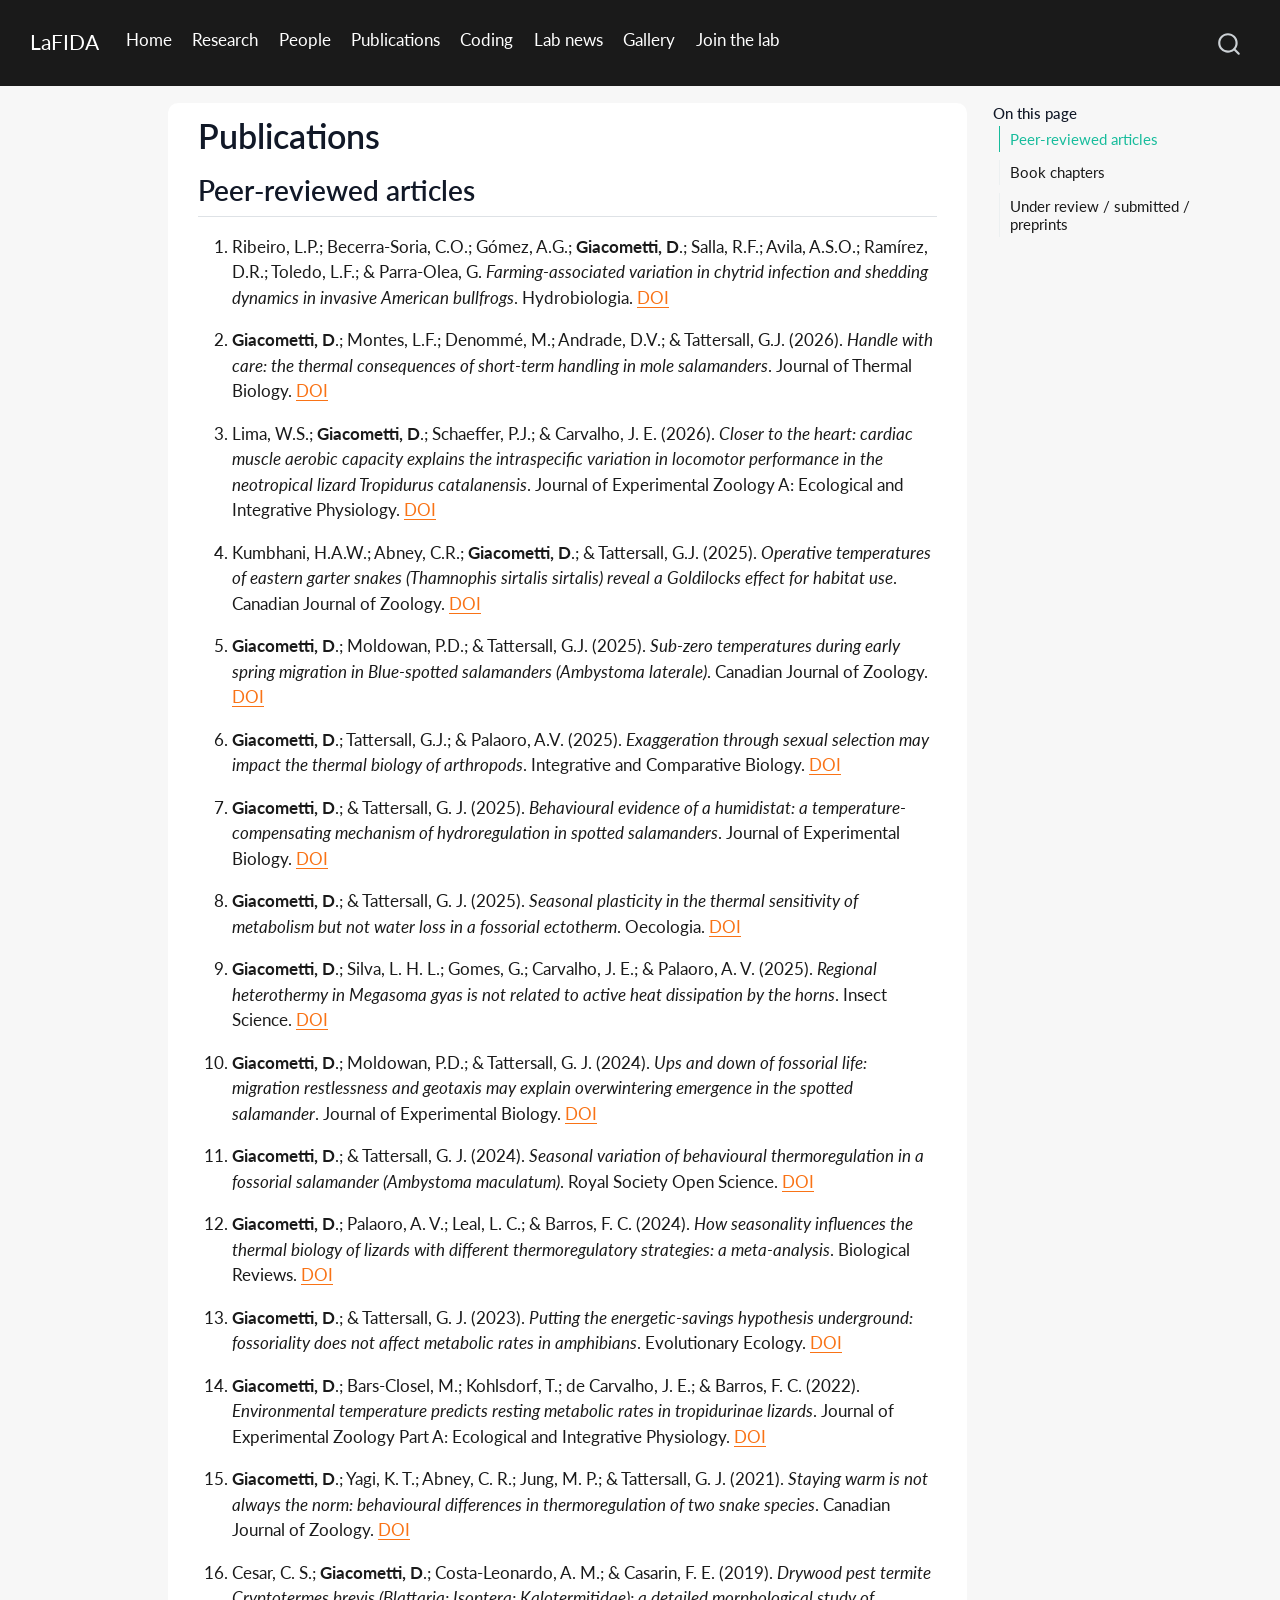
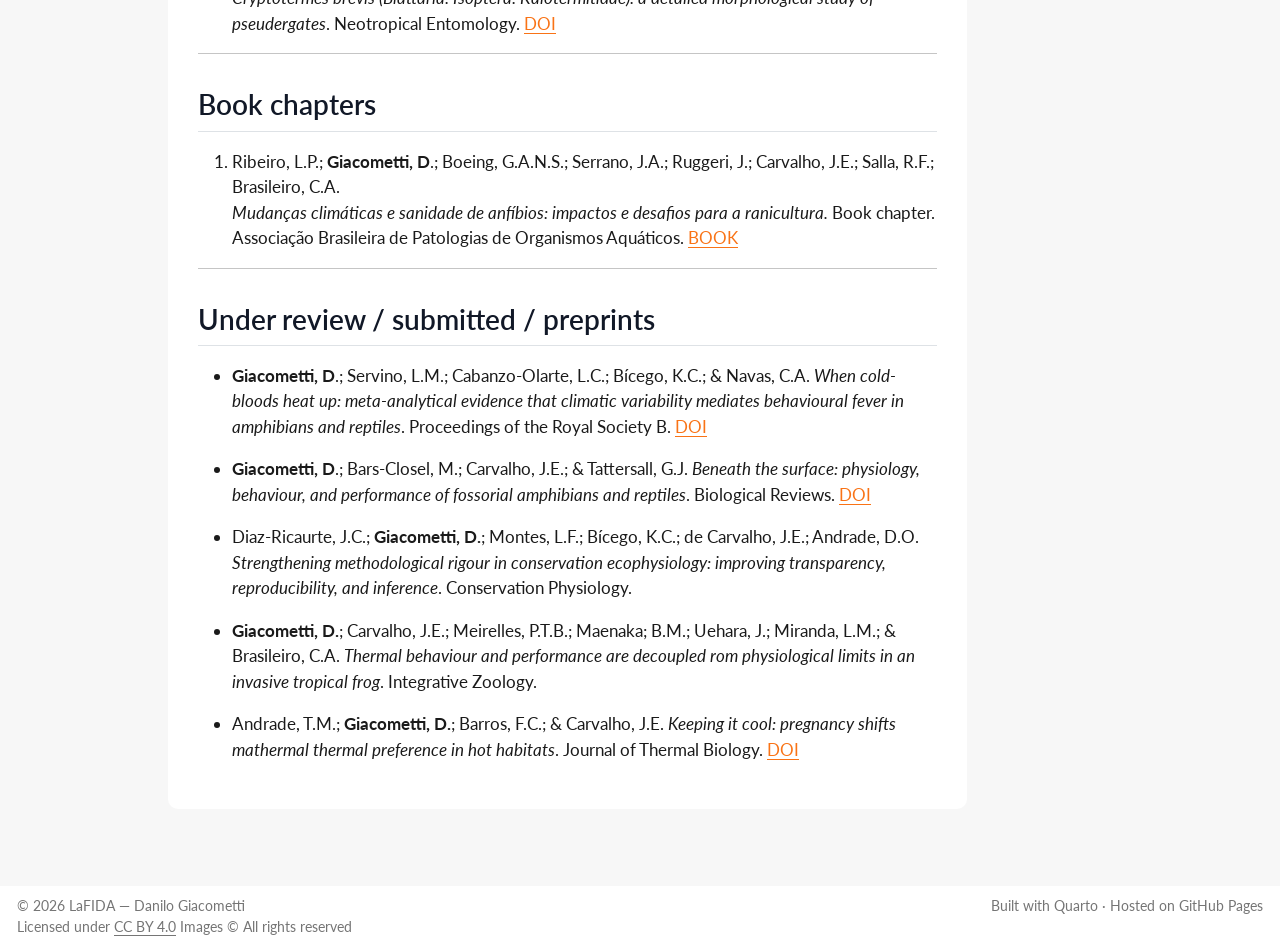
<file: docs/publications.html>
<!DOCTYPE html>
<html xmlns="http://www.w3.org/1999/xhtml" lang="en" xml:lang="en"><head>

<meta charset="utf-8">
<meta name="generator" content="quarto-1.9.38">

<meta name="viewport" content="width=device-width, initial-scale=1.0, user-scalable=yes">


<title>Publications – LaFIDA</title>
<style>
/* Default styles provided by pandoc.
** See https://pandoc.org/MANUAL.html#variables-for-html for config info.
*/
code{white-space: pre-wrap;}
span.smallcaps{font-variant: small-caps;}
div.columns{display: flex; gap: min(4vw, 1.5em);}
div.column{flex: auto; overflow-x: auto;}
div.hanging-indent{margin-left: 1.5em; text-indent: -1.5em;}
ul.task-list{list-style: none;}
ul.task-list li input[type="checkbox"] {
  width: 0.8em;
  margin: 0 0.8em 0.2em -1em; /* quarto-specific, see https://github.com/quarto-dev/quarto-cli/issues/4556 */ 
  vertical-align: middle;
}
</style>


<script src="site_libs/quarto-nav/quarto-nav.js"></script>
<script src="site_libs/quarto-nav/headroom.min.js"></script>
<script src="site_libs/clipboard/clipboard.min.js"></script>
<script src="site_libs/quarto-search/autocomplete.umd.js"></script>
<script src="site_libs/quarto-search/fuse.min.js"></script>
<script src="site_libs/quarto-search/quarto-search.js"></script>
<meta name="quarto:offset" content="./">
<link href="./images/favicon.png" rel="icon" type="image/png">
<script src="site_libs/quarto-html/quarto.js" type="module"></script>
<script src="site_libs/quarto-html/tabsets/tabsets.js" type="module"></script>
<script src="site_libs/quarto-html/popper.min.js"></script>
<script src="site_libs/quarto-html/tippy.umd.min.js"></script>
<script src="site_libs/quarto-html/anchor.min.js"></script>
<link href="site_libs/quarto-html/tippy.css" rel="stylesheet">
<link href="site_libs/quarto-html/quarto-syntax-highlighting-15634bcf2e68342d4ad2dfa704d543f6.css" rel="stylesheet" id="quarto-text-highlighting-styles">
<script src="site_libs/bootstrap/bootstrap.min.js"></script>
<link href="site_libs/bootstrap/bootstrap-icons.css" rel="stylesheet">
<link href="site_libs/bootstrap/bootstrap-6033a600180109c3731f6a886c29932c.min.css" rel="stylesheet" append-hash="true" id="quarto-bootstrap" data-mode="light">
<script id="quarto-search-options" type="application/json">{
  "location": "navbar",
  "copy-button": false,
  "collapse-after": 3,
  "panel-placement": "end",
  "type": "overlay",
  "limit": 50,
  "keyboard-shortcut": [
    "f",
    "/",
    "s"
  ],
  "show-item-context": false,
  "language": {
    "search-no-results-text": "No results",
    "search-matching-documents-text": "matching documents",
    "search-copy-link-title": "Copy link to search",
    "search-hide-matches-text": "Hide additional matches",
    "search-more-match-text": "more match in this document",
    "search-more-matches-text": "more matches in this document",
    "search-clear-button-title": "Clear",
    "search-text-placeholder": "",
    "search-detached-cancel-button-title": "Cancel",
    "search-submit-button-title": "Submit",
    "search-label": "Search"
  }
}</script>


<link rel="stylesheet" href="styles.css">
<meta property="og:title" content="Publications – LaFIDA">
<meta property="og:image" content="https://lafida.ib.usp.br/images/og-image.png">
<meta property="og:site_name" content="LaFIDA">
<meta property="og:image:height" content="1251">
<meta property="og:image:width" content="2805">
<link rel="canonical" href="https://lafida.ib.usp.br/publications.html">
</head>

<body class="nav-fixed quarto-light">

<div id="quarto-search-results"></div>
  <header id="quarto-header" class="headroom fixed-top">
    <nav class="navbar navbar-expand-lg " data-bs-theme="dark">
      <div class="navbar-container container-fluid">
      <div class="navbar-brand-container mx-auto">
    <a class="navbar-brand" href="./index.html">
    <span class="navbar-title">LaFIDA</span>
    </a>
  </div>
            <div id="quarto-search" class="" title="Search"></div>
          <button class="navbar-toggler" type="button" data-bs-toggle="collapse" data-bs-target="#navbarCollapse" aria-controls="navbarCollapse" role="menu" aria-expanded="false" aria-label="Toggle navigation" onclick="if (window.quartoToggleHeadroom) { window.quartoToggleHeadroom(); }">
  <span class="navbar-toggler-icon"></span>
</button>
          <div class="collapse navbar-collapse" id="navbarCollapse">
            <ul class="navbar-nav navbar-nav-scroll me-auto">
  <li class="nav-item">
    <a class="nav-link" href="./index.html"> 
<span class="menu-text">Home</span></a>
  </li>  
  <li class="nav-item">
    <a class="nav-link" href="./research.html"> 
<span class="menu-text">Research</span></a>
  </li>  
  <li class="nav-item">
    <a class="nav-link" href="./people.html"> 
<span class="menu-text">People</span></a>
  </li>  
  <li class="nav-item">
    <a class="nav-link active" href="./publications.html" aria-current="page"> 
<span class="menu-text">Publications</span></a>
  </li>  
  <li class="nav-item">
    <a class="nav-link" href="./coding.html"> 
<span class="menu-text">Coding</span></a>
  </li>  
  <li class="nav-item">
    <a class="nav-link" href="./news.html"> 
<span class="menu-text">Lab news</span></a>
  </li>  
  <li class="nav-item">
    <a class="nav-link" href="./gallery.html"> 
<span class="menu-text">Gallery</span></a>
  </li>  
  <li class="nav-item">
    <a class="nav-link" href="./opportunities.html"> 
<span class="menu-text">Join the lab</span></a>
  </li>  
</ul>
          </div> <!-- /navcollapse -->
            <div class="quarto-navbar-tools">
</div>
      </div> <!-- /container-fluid -->
    </nav>
</header>
<!-- content -->
<div id="quarto-content" class="quarto-container page-columns page-rows-contents page-layout-article page-navbar">
<!-- sidebar -->
<!-- margin-sidebar -->
    <div id="quarto-margin-sidebar" class="sidebar margin-sidebar">
        <nav id="TOC" role="doc-toc" class="toc-active">
    <h2 id="toc-title">On this page</h2>
   
  <ul>
  <li><a href="#peer-reviewed-articles" id="toc-peer-reviewed-articles" class="nav-link active" data-scroll-target="#peer-reviewed-articles">Peer-reviewed articles</a></li>
  <li><a href="#book-chapters" id="toc-book-chapters" class="nav-link" data-scroll-target="#book-chapters">Book chapters</a></li>
  <li><a href="#under-review-submitted-preprints" id="toc-under-review-submitted-preprints" class="nav-link" data-scroll-target="#under-review-submitted-preprints">Under review / submitted / preprints</a></li>
  </ul>
</nav>
    </div>
<!-- main -->
<main class="content" id="quarto-document-content">

<header id="title-block-header" class="quarto-title-block default">
<div class="quarto-title">
<h1 class="title">Publications</h1>
</div>



<div class="quarto-title-meta">

    
  
    
  </div>
  


</header>


<section id="peer-reviewed-articles" class="level2">
<h2 class="anchored" data-anchor-id="peer-reviewed-articles">Peer-reviewed articles</h2>
<ol type="1">
<li><p>Ribeiro, L.P.; Becerra-Soria, C.O.; Gómez, A.G.; <strong>Giacometti, D</strong>.; Salla, R.F.; Avila, A.S.O.; Ramírez, D.R.; Toledo, L.F.; &amp; Parra-Olea, G. <em>Farming-associated variation in chytrid infection and shedding dynamics in invasive American bullfrogs</em>. Hydrobiologia. <a href="https://doi.org/10.1007/s10750-026-06301-0" target="_blank" rel="noopener noreferrer">DOI</a></p></li>
<li><p><strong>Giacometti, D</strong>.; Montes, L.F.; Denommé, M.; Andrade, D.V.; &amp; Tattersall, G.J. (2026). <em>Handle with care: the thermal consequences of short-term handling in mole salamanders</em>. Journal of Thermal Biology. <a href="https://doi.org/10.1016/j.jtherbio.2026.104390" target="_blank" rel="noopener noreferrer">DOI</a></p></li>
<li><p>Lima, W.S.; <strong>Giacometti, D</strong>.; Schaeffer, P.J.; &amp; Carvalho, J. E. (2026). <em>Closer to the heart: cardiac muscle aerobic capacity explains the intraspecific variation in locomotor performance in the neotropical lizard Tropidurus catalanensis</em>. Journal of Experimental Zoology A: Ecological and Integrative Physiology. <a href="https://doi.org/10.1002/jez.70040" target="_blank" rel="noopener noreferrer">DOI</a></p></li>
<li><p>Kumbhani, H.A.W.; Abney, C.R.; <strong>Giacometti, D</strong>.; &amp; Tattersall, G.J. (2025). <em>Operative temperatures of eastern garter snakes (Thamnophis sirtalis sirtalis) reveal a Goldilocks effect for habitat use</em>. Canadian Journal of Zoology. <a href="https://doi.org/10.1139/cjz-2025-0090" target="_blank" rel="noopener noreferrer">DOI</a></p></li>
<li><p><strong>Giacometti, D</strong>.; Moldowan, P.D.; &amp; Tattersall, G.J. (2025). <em>Sub-zero temperatures during early spring migration in Blue-spotted salamanders (Ambystoma laterale)</em>. Canadian Journal of Zoology. <a href="https://doi.org/10.1139/cjz-2025-0045" target="_blank" rel="noopener noreferrer">DOI</a></p></li>
<li><p><strong>Giacometti, D</strong>.; Tattersall, G.J.; &amp; Palaoro, A.V. (2025). <em>Exaggeration through sexual selection may impact the thermal biology of arthropods</em>. Integrative and Comparative Biology. <a href="https://doi.org/10.1093/icb/icaf023" target="_blank" rel="noopener noreferrer">DOI</a></p></li>
<li><p><strong>Giacometti, D</strong>.; &amp; Tattersall, G. J. (2025). <em>Behavioural evidence of a humidistat: a temperature-compensating mechanism of hydroregulation in spotted salamanders</em>. Journal of Experimental Biology. <a href="https://doi.org/10.1242/jeb.250297" target="_blank" rel="noopener noreferrer">DOI</a></p></li>
<li><p><strong>Giacometti, D</strong>.; &amp; Tattersall, G. J. (2025). <em>Seasonal plasticity in the thermal sensitivity of metabolism but not water loss in a fossorial ectotherm</em>. Oecologia. <a href="https://doi.org/10.1007/s00442-025-05711-6" target="_blank" rel="noopener noreferrer">DOI</a></p></li>
<li><p><strong>Giacometti, D</strong>.; Silva, L. H. L.; Gomes, G.; Carvalho, J. E.; &amp; Palaoro, A. V. (2025). <em>Regional heterothermy in Megasoma gyas is not related to active heat dissipation by the horns</em>. Insect Science. <a href="https://doi.org/10.1111/1744-7917.70018" target="_blank" rel="noopener noreferrer">DOI</a></p></li>
<li><p><strong>Giacometti, D</strong>.; Moldowan, P.D.; &amp; Tattersall, G. J. (2024). <em>Ups and down of fossorial life: migration restlessness and geotaxis may explain overwintering emergence in the spotted salamander</em>. Journal of Experimental Biology. <a href="https://doi.org/10.1242/jeb.249319" target="_blank" rel="noopener noreferrer">DOI</a></p></li>
<li><p><strong>Giacometti, D</strong>.; &amp; Tattersall, G. J. (2024). <em>Seasonal variation of behavioural thermoregulation in a fossorial salamander (Ambystoma maculatum)</em>. Royal Society Open Science. <a href="https://doi.org/10.1098/rsos.240537" target="_blank" rel="noopener noreferrer">DOI</a></p></li>
<li><p><strong>Giacometti, D</strong>.; Palaoro, A. V.; Leal, L. C.; &amp; Barros, F. C. (2024). <em>How seasonality influences the thermal biology of lizards with different thermoregulatory strategies: a meta-analysis</em>. Biological Reviews. <a href="https://doi.org/10.1111/brv.13028" target="_blank" rel="noopener noreferrer">DOI</a></p></li>
<li><p><strong>Giacometti, D</strong>.; &amp; Tattersall, G. J. (2023). <em>Putting the energetic-savings hypothesis underground: fossoriality does not affect metabolic rates in amphibians</em>. Evolutionary Ecology. <a href="https://doi.org/10.1007/s10682-023-10253-5" target="_blank" rel="noopener noreferrer">DOI</a></p></li>
<li><p><strong>Giacometti, D</strong>.; Bars‐Closel, M.; Kohlsdorf, T.; de Carvalho, J. E.; &amp; Barros, F. C. (2022). <em>Environmental temperature predicts resting metabolic rates in tropidurinae lizards</em>. Journal of Experimental Zoology Part A: Ecological and Integrative Physiology. <a href="https://doi.org/10.1002/jez.2656" target="_blank" rel="noopener noreferrer">DOI</a></p></li>
<li><p><strong>Giacometti, D</strong>.; Yagi, K. T.; Abney, C. R.; Jung, M. P.; &amp; Tattersall, G. J. (2021). <em>Staying warm is not always the norm: behavioural differences in thermoregulation of two snake species</em>. Canadian Journal of Zoology. <a href="https://doi.org/10.1139/cjz-2021-0135" target="_blank" rel="noopener noreferrer">DOI</a></p></li>
<li><p>Cesar, C. S.; <strong>Giacometti, D</strong>.; Costa-Leonardo, A. M.; &amp; Casarin, F. E. (2019). <em>Drywood pest termite Cryptotermes brevis (Blattaria: Isoptera: Kalotermitidae): a detailed morphological study of pseudergates</em>. Neotropical Entomology. <a href="https://doi.org/10.1007/s13744-019-00687-4" target="_blank" rel="noopener noreferrer">DOI</a></p></li>
</ol>
<hr>
</section>
<section id="book-chapters" class="level2">
<h2 class="anchored" data-anchor-id="book-chapters">Book chapters</h2>
<ol type="1">
<li>Ribeiro, L.P.; <strong>Giacometti, D</strong>.; Boeing, G.A.N.S.; Serrano, J.A.; Ruggeri, J.; Carvalho, J.E.; Salla, R.F.; Brasileiro, C.A.<br>
<em>Mudanças climáticas e sanidade de anfíbios: impactos e desafios para a ranicultura.</em> Book chapter. Associação Brasileira de Patologias de Organismos Aquáticos. <a href="https://www.abrapoa.org.br/product-page/sanidade-de-organismos-aqu%C3%A1ticos-no-antropoceno" target="_blank" rel="noopener noreferrer">BOOK</a></li>
</ol>
<hr>
</section>
<section id="under-review-submitted-preprints" class="level2">
<h2 class="anchored" data-anchor-id="under-review-submitted-preprints">Under review / submitted / preprints</h2>
<ul>
<li><p><strong>Giacometti, D</strong>.; Servino, L.M.; Cabanzo-Olarte, L.C.; Bícego, K.C.; &amp; Navas, C.A. <em>When cold-bloods heat up: meta-analytical evidence that climatic variability mediates behavioural fever in amphibians and reptiles</em>. Proceedings of the Royal Society B. <a href="https://doi.org/10.64898/2026.06.01.729281" target="_blank" rel="noopener noreferrer">DOI</a></p></li>
<li><p><strong>Giacometti, D</strong>.; Bars-Closel, M.; Carvalho, J.E.; &amp; Tattersall, G.J. <em>Beneath the surface: physiology, behaviour, and performance of fossorial amphibians and reptiles</em>. Biological Reviews. <a href="https://doi.org/10.32942/X2G97Q" target="_blank" rel="noopener noreferrer">DOI</a></p></li>
<li><p>Diaz-Ricaurte, J.C.; <strong>Giacometti, D.</strong>; Montes, L.F.; Bícego, K.C.; de Carvalho, J.E.; Andrade, D.O. <em>Strengthening methodological rigour in conservation ecophysiology: improving transparency, reproducibility, and inference</em>. Conservation Physiology.</p></li>
<li><p><strong>Giacometti, D.</strong>; Carvalho, J.E.; Meirelles, P.T.B.; Maenaka; B.M.; Uehara, J.; Miranda, L.M.; &amp; Brasileiro, C.A. <em>Thermal behaviour and performance are decoupled rom physiological limits in an invasive tropical frog</em>. Integrative Zoology.</p></li>
<li><p>Andrade, T.M.; <strong>Giacometti, D.</strong>; Barros, F.C.; &amp; Carvalho, J.E. <em>Keeping it cool: pregnancy shifts mathermal thermal preference in hot habitats</em>. Journal of Thermal Biology. <a href="http://dx.doi.org/10.2139/ssrn.7285774" target="_blank" rel="noopener noreferrer">DOI</a></p></li>
</ul>


</section>

</main> <!-- /main -->
<script id="quarto-html-after-body" type="application/javascript">
  window.document.addEventListener("DOMContentLoaded", function (event) {
    const icon = "";
    const anchorJS = new window.AnchorJS();
    anchorJS.options = {
      placement: 'right',
      icon: icon
    };
    anchorJS.add('.anchored');
    const isCodeAnnotation = (el) => {
      for (const clz of el.classList) {
        if (clz.startsWith('code-annotation-')) {                     
          return true;
        }
      }
      return false;
    }
    const onCopySuccess = function(e) {
      // button target
      const button = e.trigger;
      // don't keep focus
      button.blur();
      // flash "checked"
      button.classList.add('code-copy-button-checked');
      var currentTitle = button.getAttribute("title");
      button.setAttribute("title", "Copied!");
      let tooltip;
      if (window.bootstrap) {
        button.setAttribute("data-bs-toggle", "tooltip");
        button.setAttribute("data-bs-placement", "left");
        button.setAttribute("data-bs-title", "Copied!");
        tooltip = new bootstrap.Tooltip(button, 
          { trigger: "manual", 
            customClass: "code-copy-button-tooltip",
            offset: [0, -8]});
        tooltip.show();    
      }
      setTimeout(function() {
        if (tooltip) {
          tooltip.hide();
          button.removeAttribute("data-bs-title");
          button.removeAttribute("data-bs-toggle");
          button.removeAttribute("data-bs-placement");
        }
        button.setAttribute("title", currentTitle);
        button.classList.remove('code-copy-button-checked');
      }, 1000);
      // clear code selection
      e.clearSelection();
    }
    const getTextToCopy = function(trigger) {
      const outerScaffold = trigger.parentElement.cloneNode(true);
      const codeEl = outerScaffold.querySelector('code');
      for (const childEl of codeEl.children) {
        if (isCodeAnnotation(childEl)) {
          childEl.remove();
        }
      }
      return codeEl.innerText;
    }
    const clipboard = new window.ClipboardJS('.code-copy-button:not([data-in-quarto-modal])', {
      text: getTextToCopy
    });
    clipboard.on('success', onCopySuccess);
    if (window.document.getElementById('quarto-embedded-source-code-modal')) {
      const clipboardModal = new window.ClipboardJS('.code-copy-button[data-in-quarto-modal]', {
        text: getTextToCopy,
        container: window.document.getElementById('quarto-embedded-source-code-modal')
      });
      clipboardModal.on('success', onCopySuccess);
    }
      var localhostRegex = new RegExp(/^(?:http|https):\/\/localhost\:?[0-9]*\//);
      var mailtoRegex = new RegExp(/^mailto:/);
        var filterRegex = new RegExp("https:\/\/lafida\.ib\.usp\.br");
      var isInternal = (href) => {
          return filterRegex.test(href) || localhostRegex.test(href) || mailtoRegex.test(href);
      }
      // Inspect non-navigation links and adorn them if external
     var links = window.document.querySelectorAll('a[href]:not(.nav-link):not(.navbar-brand):not(.toc-action):not(.sidebar-link):not(.sidebar-item-toggle):not(.pagination-link):not(.no-external):not([aria-hidden]):not(.dropdown-item):not(.quarto-navigation-tool):not(.about-link)');
      for (var i=0; i<links.length; i++) {
        const link = links[i];
        if (!isInternal(link.href)) {
          // undo the damage that might have been done by quarto-nav.js in the case of
          // links that we want to consider external
          if (link.dataset.originalHref !== undefined) {
            link.href = link.dataset.originalHref;
          }
        }
      }
    function tippyHover(el, contentFn, onTriggerFn, onUntriggerFn) {
      const config = {
        allowHTML: true,
        maxWidth: 500,
        delay: 100,
        arrow: false,
        appendTo: function(el) {
            return el.parentElement;
        },
        interactive: true,
        interactiveBorder: 10,
        theme: 'quarto',
        placement: 'bottom-start',
      };
      if (contentFn) {
        config.content = contentFn;
      }
      if (onTriggerFn) {
        config.onTrigger = onTriggerFn;
      }
      if (onUntriggerFn) {
        config.onUntrigger = onUntriggerFn;
      }
      window.tippy(el, config); 
    }
    const noterefs = window.document.querySelectorAll('a[role="doc-noteref"]');
    for (var i=0; i<noterefs.length; i++) {
      const ref = noterefs[i];
      tippyHover(ref, function() {
        // use id or data attribute instead here
        let href = ref.getAttribute('data-footnote-href') || ref.getAttribute('href');
        try { href = new URL(href).hash; } catch {}
        const id = href.replace(/^#\/?/, "");
        const note = window.document.getElementById(id);
        if (note) {
          return note.innerHTML;
        } else {
          return "";
        }
      });
    }
    const xrefs = window.document.querySelectorAll('a.quarto-xref');
    const processXRef = (id, note) => {
      // Strip column container classes
      const stripColumnClz = (el) => {
        el.classList.remove("page-full", "page-columns");
        if (el.children) {
          for (const child of el.children) {
            stripColumnClz(child);
          }
        }
      }
      stripColumnClz(note)
      if (id === null || id.startsWith('sec-')) {
        // Special case sections, only their first couple elements
        const container = document.createElement("div");
        if (note.children && note.children.length > 2) {
          container.appendChild(note.children[0].cloneNode(true));
          for (let i = 1; i < note.children.length; i++) {
            const child = note.children[i];
            if (child.tagName === "P" && child.innerText === "") {
              continue;
            } else {
              container.appendChild(child.cloneNode(true));
              break;
            }
          }
          if (window.Quarto?.typesetMath) {
            window.Quarto.typesetMath(container);
          }
          return container.innerHTML
        } else {
          if (window.Quarto?.typesetMath) {
            window.Quarto.typesetMath(note);
          }
          return note.innerHTML;
        }
      } else {
        // Remove any anchor links if they are present
        const anchorLink = note.querySelector('a.anchorjs-link');
        if (anchorLink) {
          anchorLink.remove();
        }
        if (window.Quarto?.typesetMath) {
          window.Quarto.typesetMath(note);
        }
        if (note.classList.contains("callout")) {
          return note.outerHTML;
        } else {
          return note.innerHTML;
        }
      }
    }
    for (var i=0; i<xrefs.length; i++) {
      const xref = xrefs[i];
      tippyHover(xref, undefined, function(instance) {
        instance.disable();
        let url = xref.getAttribute('href');
        let hash = undefined; 
        if (url.startsWith('#')) {
          hash = url;
        } else {
          try { hash = new URL(url).hash; } catch {}
        }
        if (hash) {
          const id = hash.replace(/^#\/?/, "");
          const note = window.document.getElementById(id);
          if (note !== null) {
            try {
              const html = processXRef(id, note.cloneNode(true));
              instance.setContent(html);
            } finally {
              instance.enable();
              instance.show();
            }
          } else {
            // See if we can fetch this
            fetch(url.split('#')[0])
            .then(res => res.text())
            .then(html => {
              const parser = new DOMParser();
              const htmlDoc = parser.parseFromString(html, "text/html");
              const note = htmlDoc.getElementById(id);
              if (note !== null) {
                const html = processXRef(id, note);
                instance.setContent(html);
              } 
            }).finally(() => {
              instance.enable();
              instance.show();
            });
          }
        } else {
          // See if we can fetch a full url (with no hash to target)
          // This is a special case and we should probably do some content thinning / targeting
          fetch(url)
          .then(res => res.text())
          .then(html => {
            const parser = new DOMParser();
            const htmlDoc = parser.parseFromString(html, "text/html");
            const note = htmlDoc.querySelector('main.content');
            if (note !== null) {
              // This should only happen for chapter cross references
              // (since there is no id in the URL)
              // remove the first header
              if (note.children.length > 0 && note.children[0].tagName === "HEADER") {
                note.children[0].remove();
              }
              const html = processXRef(null, note);
              instance.setContent(html);
            } 
          }).finally(() => {
            instance.enable();
            instance.show();
          });
        }
      }, function(instance) {
      });
    }
        let selectedAnnoteEl;
        const selectorForAnnotation = ( cell, annotation) => {
          let cellAttr = 'data-code-cell="' + cell + '"';
          let lineAttr = 'data-code-annotation="' +  annotation + '"';
          const selector = 'span[' + cellAttr + '][' + lineAttr + ']';
          return selector;
        }
        const selectCodeLines = (annoteEl) => {
          const doc = window.document;
          const targetCell = annoteEl.getAttribute("data-target-cell");
          const targetAnnotation = annoteEl.getAttribute("data-target-annotation");
          const annoteSpan = window.document.querySelector(selectorForAnnotation(targetCell, targetAnnotation));
          const lines = annoteSpan.getAttribute("data-code-lines").split(",");
          const lineIds = lines.map((line) => {
            return targetCell + "-" + line;
          })
          let top = null;
          let height = null;
          let parent = null;
          if (lineIds.length > 0) {
              //compute the position of the single el (top and bottom and make a div)
              const el = window.document.getElementById(lineIds[0]);
              top = el.offsetTop;
              height = el.offsetHeight;
              parent = el.parentElement.parentElement;
            if (lineIds.length > 1) {
              const lastEl = window.document.getElementById(lineIds[lineIds.length - 1]);
              const bottom = lastEl.offsetTop + lastEl.offsetHeight;
              height = bottom - top;
            }
            if (top !== null && height !== null && parent !== null) {
              // cook up a div (if necessary) and position it 
              let div = window.document.getElementById("code-annotation-line-highlight");
              if (div === null) {
                div = window.document.createElement("div");
                div.setAttribute("id", "code-annotation-line-highlight");
                div.style.position = 'absolute';
                parent.appendChild(div);
              }
              div.style.top = top - 2 + "px";
              div.style.height = height + 4 + "px";
              div.style.left = 0;
              let gutterDiv = window.document.getElementById("code-annotation-line-highlight-gutter");
              if (gutterDiv === null) {
                gutterDiv = window.document.createElement("div");
                gutterDiv.setAttribute("id", "code-annotation-line-highlight-gutter");
                gutterDiv.style.position = 'absolute';
                const codeCell = window.document.getElementById(targetCell);
                const gutter = codeCell.querySelector('.code-annotation-gutter');
                gutter.appendChild(gutterDiv);
              }
              gutterDiv.style.top = top - 2 + "px";
              gutterDiv.style.height = height + 4 + "px";
            }
            selectedAnnoteEl = annoteEl;
          }
        };
        const unselectCodeLines = () => {
          const elementsIds = ["code-annotation-line-highlight", "code-annotation-line-highlight-gutter"];
          elementsIds.forEach((elId) => {
            const div = window.document.getElementById(elId);
            if (div) {
              div.remove();
            }
          });
          selectedAnnoteEl = undefined;
        };
          // Handle positioning of the toggle
      window.addEventListener(
        "resize",
        throttle(() => {
          elRect = undefined;
          if (selectedAnnoteEl) {
            selectCodeLines(selectedAnnoteEl);
          }
        }, 10)
      );
      function throttle(fn, ms) {
      let throttle = false;
      let timer;
        return (...args) => {
          if(!throttle) { // first call gets through
              fn.apply(this, args);
              throttle = true;
          } else { // all the others get throttled
              if(timer) clearTimeout(timer); // cancel #2
              timer = setTimeout(() => {
                fn.apply(this, args);
                timer = throttle = false;
              }, ms);
          }
        };
      }
        // Attach click handler to the DT
        const annoteDls = window.document.querySelectorAll('dt[data-target-cell]');
        for (const annoteDlNode of annoteDls) {
          annoteDlNode.addEventListener('click', (event) => {
            const clickedEl = event.target;
            if (clickedEl !== selectedAnnoteEl) {
              unselectCodeLines();
              const activeEl = window.document.querySelector('dt[data-target-cell].code-annotation-active');
              if (activeEl) {
                activeEl.classList.remove('code-annotation-active');
              }
              selectCodeLines(clickedEl);
              clickedEl.classList.add('code-annotation-active');
            } else {
              // Unselect the line
              unselectCodeLines();
              clickedEl.classList.remove('code-annotation-active');
            }
          });
        }
    const findCites = (el) => {
      const parentEl = el.parentElement;
      if (parentEl) {
        const cites = parentEl.dataset.cites;
        if (cites) {
          return {
            el,
            cites: cites.split(' ')
          };
        } else {
          return findCites(el.parentElement)
        }
      } else {
        return undefined;
      }
    };
    var bibliorefs = window.document.querySelectorAll('a[role="doc-biblioref"]');
    for (var i=0; i<bibliorefs.length; i++) {
      const ref = bibliorefs[i];
      const citeInfo = findCites(ref);
      if (citeInfo) {
        tippyHover(citeInfo.el, function() {
          var popup = window.document.createElement('div');
          citeInfo.cites.forEach(function(cite) {
            var citeDiv = window.document.createElement('div');
            citeDiv.classList.add('hanging-indent');
            citeDiv.classList.add('csl-entry');
            var biblioDiv = window.document.getElementById('ref-' + cite);
            if (biblioDiv) {
              citeDiv.innerHTML = biblioDiv.innerHTML;
            }
            popup.appendChild(citeDiv);
          });
          return popup.innerHTML;
        });
      }
    }
  });
  </script>
</div> <!-- /content -->
<footer class="footer">
  <div class="nav-footer">
    <div class="nav-footer-left">
<p>© 2026 LaFIDA — Danilo Giacometti<br>
Licensed under <a href="https://creativecommons.org/licenses/by/4.0/">CC BY 4.0</a> Images © All rights reserved</p>
</div>   
    <div class="nav-footer-center">
      &nbsp;
    </div>
    <div class="nav-footer-right">
<p>Built with Quarto · Hosted on GitHub Pages</p>
</div>
  </div>
</footer>




</body></html>
</file>
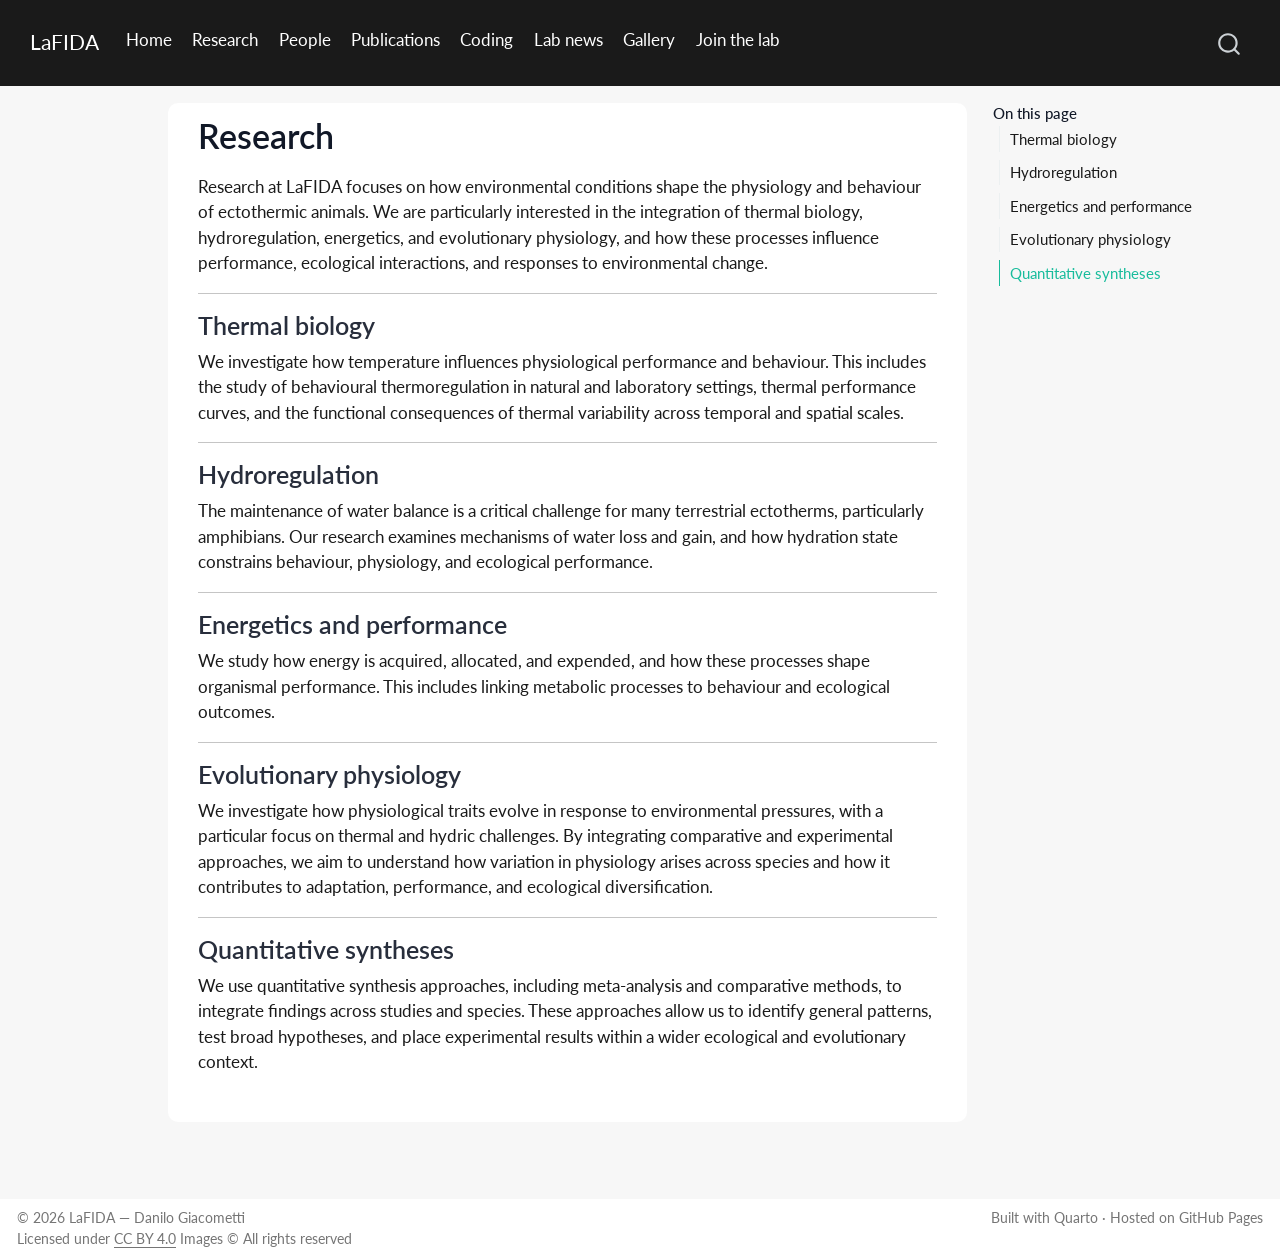
<file: docs/research.html>
<!DOCTYPE html>
<html xmlns="http://www.w3.org/1999/xhtml" lang="en" xml:lang="en"><head>

<meta charset="utf-8">
<meta name="generator" content="quarto-1.9.38">

<meta name="viewport" content="width=device-width, initial-scale=1.0, user-scalable=yes">


<title>Research – LaFIDA</title>
<style>
/* Default styles provided by pandoc.
** See https://pandoc.org/MANUAL.html#variables-for-html for config info.
*/
code{white-space: pre-wrap;}
span.smallcaps{font-variant: small-caps;}
div.columns{display: flex; gap: min(4vw, 1.5em);}
div.column{flex: auto; overflow-x: auto;}
div.hanging-indent{margin-left: 1.5em; text-indent: -1.5em;}
ul.task-list{list-style: none;}
ul.task-list li input[type="checkbox"] {
  width: 0.8em;
  margin: 0 0.8em 0.2em -1em; /* quarto-specific, see https://github.com/quarto-dev/quarto-cli/issues/4556 */ 
  vertical-align: middle;
}
</style>


<script src="site_libs/quarto-nav/quarto-nav.js"></script>
<script src="site_libs/quarto-nav/headroom.min.js"></script>
<script src="site_libs/clipboard/clipboard.min.js"></script>
<script src="site_libs/quarto-search/autocomplete.umd.js"></script>
<script src="site_libs/quarto-search/fuse.min.js"></script>
<script src="site_libs/quarto-search/quarto-search.js"></script>
<meta name="quarto:offset" content="./">
<script src="site_libs/quarto-html/quarto.js" type="module"></script>
<script src="site_libs/quarto-html/tabsets/tabsets.js" type="module"></script>
<script src="site_libs/quarto-html/popper.min.js"></script>
<script src="site_libs/quarto-html/tippy.umd.min.js"></script>
<script src="site_libs/quarto-html/anchor.min.js"></script>
<link href="site_libs/quarto-html/tippy.css" rel="stylesheet">
<link href="site_libs/quarto-html/quarto-syntax-highlighting-15634bcf2e68342d4ad2dfa704d543f6.css" rel="stylesheet" id="quarto-text-highlighting-styles">
<script src="site_libs/bootstrap/bootstrap.min.js"></script>
<link href="site_libs/bootstrap/bootstrap-icons.css" rel="stylesheet">
<link href="site_libs/bootstrap/bootstrap-6033a600180109c3731f6a886c29932c.min.css" rel="stylesheet" append-hash="true" id="quarto-bootstrap" data-mode="light">
<script id="quarto-search-options" type="application/json">{
  "location": "navbar",
  "copy-button": false,
  "collapse-after": 3,
  "panel-placement": "end",
  "type": "overlay",
  "limit": 50,
  "keyboard-shortcut": [
    "f",
    "/",
    "s"
  ],
  "show-item-context": false,
  "language": {
    "search-no-results-text": "No results",
    "search-matching-documents-text": "matching documents",
    "search-copy-link-title": "Copy link to search",
    "search-hide-matches-text": "Hide additional matches",
    "search-more-match-text": "more match in this document",
    "search-more-matches-text": "more matches in this document",
    "search-clear-button-title": "Clear",
    "search-text-placeholder": "",
    "search-detached-cancel-button-title": "Cancel",
    "search-submit-button-title": "Submit",
    "search-label": "Search"
  }
}</script>


<link rel="stylesheet" href="styles.css">
</head>

<body class="nav-fixed quarto-light">

<div id="quarto-search-results"></div>
  <header id="quarto-header" class="headroom fixed-top">
    <nav class="navbar navbar-expand-lg " data-bs-theme="dark">
      <div class="navbar-container container-fluid">
      <div class="navbar-brand-container mx-auto">
    <a class="navbar-brand" href="./index.html">
    <span class="navbar-title">LaFIDA</span>
    </a>
  </div>
            <div id="quarto-search" class="" title="Search"></div>
          <button class="navbar-toggler" type="button" data-bs-toggle="collapse" data-bs-target="#navbarCollapse" aria-controls="navbarCollapse" role="menu" aria-expanded="false" aria-label="Toggle navigation" onclick="if (window.quartoToggleHeadroom) { window.quartoToggleHeadroom(); }">
  <span class="navbar-toggler-icon"></span>
</button>
          <div class="collapse navbar-collapse" id="navbarCollapse">
            <ul class="navbar-nav navbar-nav-scroll me-auto">
  <li class="nav-item">
    <a class="nav-link" href="./index.html"> 
<span class="menu-text">Home</span></a>
  </li>  
  <li class="nav-item">
    <a class="nav-link active" href="./research.html" aria-current="page"> 
<span class="menu-text">Research</span></a>
  </li>  
  <li class="nav-item">
    <a class="nav-link" href="./people.html"> 
<span class="menu-text">People</span></a>
  </li>  
  <li class="nav-item">
    <a class="nav-link" href="./publications.html"> 
<span class="menu-text">Publications</span></a>
  </li>  
  <li class="nav-item">
    <a class="nav-link" href="./coding.html"> 
<span class="menu-text">Coding</span></a>
  </li>  
  <li class="nav-item">
    <a class="nav-link" href="./news.html"> 
<span class="menu-text">Lab news</span></a>
  </li>  
  <li class="nav-item">
    <a class="nav-link" href="./gallery.html"> 
<span class="menu-text">Gallery</span></a>
  </li>  
  <li class="nav-item">
    <a class="nav-link" href="./opportunities.html"> 
<span class="menu-text">Join the lab</span></a>
  </li>  
</ul>
          </div> <!-- /navcollapse -->
            <div class="quarto-navbar-tools">
</div>
      </div> <!-- /container-fluid -->
    </nav>
</header>
<!-- content -->
<div id="quarto-content" class="quarto-container page-columns page-rows-contents page-layout-article page-navbar">
<!-- sidebar -->
<!-- margin-sidebar -->
    <div id="quarto-margin-sidebar" class="sidebar margin-sidebar">
        <nav id="TOC" role="doc-toc" class="toc-active">
    <h2 id="toc-title">On this page</h2>
   
  <ul>
  <li><a href="#thermal-biology" id="toc-thermal-biology" class="nav-link active" data-scroll-target="#thermal-biology">Thermal biology</a></li>
  <li><a href="#hydroregulation" id="toc-hydroregulation" class="nav-link" data-scroll-target="#hydroregulation">Hydroregulation</a></li>
  <li><a href="#energetics-and-performance" id="toc-energetics-and-performance" class="nav-link" data-scroll-target="#energetics-and-performance">Energetics and performance</a></li>
  <li><a href="#evolutionary-physiology" id="toc-evolutionary-physiology" class="nav-link" data-scroll-target="#evolutionary-physiology">Evolutionary physiology</a></li>
  <li><a href="#quantitative-syntheses" id="toc-quantitative-syntheses" class="nav-link" data-scroll-target="#quantitative-syntheses">Quantitative syntheses</a></li>
  </ul>
</nav>
    </div>
<!-- main -->
<main class="content" id="quarto-document-content">

<header id="title-block-header" class="quarto-title-block default">
<div class="quarto-title">
<h1 class="title">Research</h1>
</div>



<div class="quarto-title-meta">

    
  
    
  </div>
  


</header>


<p>Research at LaFIDA focuses on how environmental conditions shape the physiology and behaviour of ectothermic animals. We are particularly interested in the integration of thermal biology, hydroregulation, energetics, and evolutionary physiology, and how these processes influence performance, ecological interactions, and responses to environmental change.</p>
<hr>
<section id="thermal-biology" class="level3">
<h3 class="anchored" data-anchor-id="thermal-biology">Thermal biology</h3>
<p>We investigate how temperature influences physiological performance and behaviour. This includes the study of behavioural thermoregulation in natural and laboratory settings, thermal performance curves, and the functional consequences of thermal variability across temporal and spatial scales.</p>
<hr>
</section>
<section id="hydroregulation" class="level3">
<h3 class="anchored" data-anchor-id="hydroregulation">Hydroregulation</h3>
<p>The maintenance of water balance is a critical challenge for many terrestrial ectotherms, particularly amphibians. Our research examines mechanisms of water loss and gain, and how hydration state constrains behaviour, physiology, and ecological performance.</p>
<hr>
</section>
<section id="energetics-and-performance" class="level3">
<h3 class="anchored" data-anchor-id="energetics-and-performance">Energetics and performance</h3>
<p>We study how energy is acquired, allocated, and expended, and how these processes shape organismal performance. This includes linking metabolic processes to behaviour and ecological outcomes.</p>
<hr>
</section>
<section id="evolutionary-physiology" class="level3">
<h3 class="anchored" data-anchor-id="evolutionary-physiology">Evolutionary physiology</h3>
<p>We investigate how physiological traits evolve in response to environmental pressures, with a particular focus on thermal and hydric challenges. By integrating comparative and experimental approaches, we aim to understand how variation in physiology arises across species and how it contributes to adaptation, performance, and ecological diversification.</p>
<hr>
</section>
<section id="quantitative-syntheses" class="level3">
<h3 class="anchored" data-anchor-id="quantitative-syntheses">Quantitative syntheses</h3>
<p>We use quantitative synthesis approaches, including meta-analysis and comparative methods, to integrate findings across studies and species. These approaches allow us to identify general patterns, test broad hypotheses, and place experimental results within a wider ecological and evolutionary context.</p>


</section>

</main> <!-- /main -->
<script id="quarto-html-after-body" type="application/javascript">
  window.document.addEventListener("DOMContentLoaded", function (event) {
    const icon = "";
    const anchorJS = new window.AnchorJS();
    anchorJS.options = {
      placement: 'right',
      icon: icon
    };
    anchorJS.add('.anchored');
    const isCodeAnnotation = (el) => {
      for (const clz of el.classList) {
        if (clz.startsWith('code-annotation-')) {                     
          return true;
        }
      }
      return false;
    }
    const onCopySuccess = function(e) {
      // button target
      const button = e.trigger;
      // don't keep focus
      button.blur();
      // flash "checked"
      button.classList.add('code-copy-button-checked');
      var currentTitle = button.getAttribute("title");
      button.setAttribute("title", "Copied!");
      let tooltip;
      if (window.bootstrap) {
        button.setAttribute("data-bs-toggle", "tooltip");
        button.setAttribute("data-bs-placement", "left");
        button.setAttribute("data-bs-title", "Copied!");
        tooltip = new bootstrap.Tooltip(button, 
          { trigger: "manual", 
            customClass: "code-copy-button-tooltip",
            offset: [0, -8]});
        tooltip.show();    
      }
      setTimeout(function() {
        if (tooltip) {
          tooltip.hide();
          button.removeAttribute("data-bs-title");
          button.removeAttribute("data-bs-toggle");
          button.removeAttribute("data-bs-placement");
        }
        button.setAttribute("title", currentTitle);
        button.classList.remove('code-copy-button-checked');
      }, 1000);
      // clear code selection
      e.clearSelection();
    }
    const getTextToCopy = function(trigger) {
      const outerScaffold = trigger.parentElement.cloneNode(true);
      const codeEl = outerScaffold.querySelector('code');
      for (const childEl of codeEl.children) {
        if (isCodeAnnotation(childEl)) {
          childEl.remove();
        }
      }
      return codeEl.innerText;
    }
    const clipboard = new window.ClipboardJS('.code-copy-button:not([data-in-quarto-modal])', {
      text: getTextToCopy
    });
    clipboard.on('success', onCopySuccess);
    if (window.document.getElementById('quarto-embedded-source-code-modal')) {
      const clipboardModal = new window.ClipboardJS('.code-copy-button[data-in-quarto-modal]', {
        text: getTextToCopy,
        container: window.document.getElementById('quarto-embedded-source-code-modal')
      });
      clipboardModal.on('success', onCopySuccess);
    }
      var localhostRegex = new RegExp(/^(?:http|https):\/\/localhost\:?[0-9]*\//);
      var mailtoRegex = new RegExp(/^mailto:/);
        var filterRegex = new RegExp('/' + window.location.host + '/');
      var isInternal = (href) => {
          return filterRegex.test(href) || localhostRegex.test(href) || mailtoRegex.test(href);
      }
      // Inspect non-navigation links and adorn them if external
     var links = window.document.querySelectorAll('a[href]:not(.nav-link):not(.navbar-brand):not(.toc-action):not(.sidebar-link):not(.sidebar-item-toggle):not(.pagination-link):not(.no-external):not([aria-hidden]):not(.dropdown-item):not(.quarto-navigation-tool):not(.about-link)');
      for (var i=0; i<links.length; i++) {
        const link = links[i];
        if (!isInternal(link.href)) {
          // undo the damage that might have been done by quarto-nav.js in the case of
          // links that we want to consider external
          if (link.dataset.originalHref !== undefined) {
            link.href = link.dataset.originalHref;
          }
        }
      }
    function tippyHover(el, contentFn, onTriggerFn, onUntriggerFn) {
      const config = {
        allowHTML: true,
        maxWidth: 500,
        delay: 100,
        arrow: false,
        appendTo: function(el) {
            return el.parentElement;
        },
        interactive: true,
        interactiveBorder: 10,
        theme: 'quarto',
        placement: 'bottom-start',
      };
      if (contentFn) {
        config.content = contentFn;
      }
      if (onTriggerFn) {
        config.onTrigger = onTriggerFn;
      }
      if (onUntriggerFn) {
        config.onUntrigger = onUntriggerFn;
      }
      window.tippy(el, config); 
    }
    const noterefs = window.document.querySelectorAll('a[role="doc-noteref"]');
    for (var i=0; i<noterefs.length; i++) {
      const ref = noterefs[i];
      tippyHover(ref, function() {
        // use id or data attribute instead here
        let href = ref.getAttribute('data-footnote-href') || ref.getAttribute('href');
        try { href = new URL(href).hash; } catch {}
        const id = href.replace(/^#\/?/, "");
        const note = window.document.getElementById(id);
        if (note) {
          return note.innerHTML;
        } else {
          return "";
        }
      });
    }
    const xrefs = window.document.querySelectorAll('a.quarto-xref');
    const processXRef = (id, note) => {
      // Strip column container classes
      const stripColumnClz = (el) => {
        el.classList.remove("page-full", "page-columns");
        if (el.children) {
          for (const child of el.children) {
            stripColumnClz(child);
          }
        }
      }
      stripColumnClz(note)
      if (id === null || id.startsWith('sec-')) {
        // Special case sections, only their first couple elements
        const container = document.createElement("div");
        if (note.children && note.children.length > 2) {
          container.appendChild(note.children[0].cloneNode(true));
          for (let i = 1; i < note.children.length; i++) {
            const child = note.children[i];
            if (child.tagName === "P" && child.innerText === "") {
              continue;
            } else {
              container.appendChild(child.cloneNode(true));
              break;
            }
          }
          if (window.Quarto?.typesetMath) {
            window.Quarto.typesetMath(container);
          }
          return container.innerHTML
        } else {
          if (window.Quarto?.typesetMath) {
            window.Quarto.typesetMath(note);
          }
          return note.innerHTML;
        }
      } else {
        // Remove any anchor links if they are present
        const anchorLink = note.querySelector('a.anchorjs-link');
        if (anchorLink) {
          anchorLink.remove();
        }
        if (window.Quarto?.typesetMath) {
          window.Quarto.typesetMath(note);
        }
        if (note.classList.contains("callout")) {
          return note.outerHTML;
        } else {
          return note.innerHTML;
        }
      }
    }
    for (var i=0; i<xrefs.length; i++) {
      const xref = xrefs[i];
      tippyHover(xref, undefined, function(instance) {
        instance.disable();
        let url = xref.getAttribute('href');
        let hash = undefined; 
        if (url.startsWith('#')) {
          hash = url;
        } else {
          try { hash = new URL(url).hash; } catch {}
        }
        if (hash) {
          const id = hash.replace(/^#\/?/, "");
          const note = window.document.getElementById(id);
          if (note !== null) {
            try {
              const html = processXRef(id, note.cloneNode(true));
              instance.setContent(html);
            } finally {
              instance.enable();
              instance.show();
            }
          } else {
            // See if we can fetch this
            fetch(url.split('#')[0])
            .then(res => res.text())
            .then(html => {
              const parser = new DOMParser();
              const htmlDoc = parser.parseFromString(html, "text/html");
              const note = htmlDoc.getElementById(id);
              if (note !== null) {
                const html = processXRef(id, note);
                instance.setContent(html);
              } 
            }).finally(() => {
              instance.enable();
              instance.show();
            });
          }
        } else {
          // See if we can fetch a full url (with no hash to target)
          // This is a special case and we should probably do some content thinning / targeting
          fetch(url)
          .then(res => res.text())
          .then(html => {
            const parser = new DOMParser();
            const htmlDoc = parser.parseFromString(html, "text/html");
            const note = htmlDoc.querySelector('main.content');
            if (note !== null) {
              // This should only happen for chapter cross references
              // (since there is no id in the URL)
              // remove the first header
              if (note.children.length > 0 && note.children[0].tagName === "HEADER") {
                note.children[0].remove();
              }
              const html = processXRef(null, note);
              instance.setContent(html);
            } 
          }).finally(() => {
            instance.enable();
            instance.show();
          });
        }
      }, function(instance) {
      });
    }
        let selectedAnnoteEl;
        const selectorForAnnotation = ( cell, annotation) => {
          let cellAttr = 'data-code-cell="' + cell + '"';
          let lineAttr = 'data-code-annotation="' +  annotation + '"';
          const selector = 'span[' + cellAttr + '][' + lineAttr + ']';
          return selector;
        }
        const selectCodeLines = (annoteEl) => {
          const doc = window.document;
          const targetCell = annoteEl.getAttribute("data-target-cell");
          const targetAnnotation = annoteEl.getAttribute("data-target-annotation");
          const annoteSpan = window.document.querySelector(selectorForAnnotation(targetCell, targetAnnotation));
          const lines = annoteSpan.getAttribute("data-code-lines").split(",");
          const lineIds = lines.map((line) => {
            return targetCell + "-" + line;
          })
          let top = null;
          let height = null;
          let parent = null;
          if (lineIds.length > 0) {
              //compute the position of the single el (top and bottom and make a div)
              const el = window.document.getElementById(lineIds[0]);
              top = el.offsetTop;
              height = el.offsetHeight;
              parent = el.parentElement.parentElement;
            if (lineIds.length > 1) {
              const lastEl = window.document.getElementById(lineIds[lineIds.length - 1]);
              const bottom = lastEl.offsetTop + lastEl.offsetHeight;
              height = bottom - top;
            }
            if (top !== null && height !== null && parent !== null) {
              // cook up a div (if necessary) and position it 
              let div = window.document.getElementById("code-annotation-line-highlight");
              if (div === null) {
                div = window.document.createElement("div");
                div.setAttribute("id", "code-annotation-line-highlight");
                div.style.position = 'absolute';
                parent.appendChild(div);
              }
              div.style.top = top - 2 + "px";
              div.style.height = height + 4 + "px";
              div.style.left = 0;
              let gutterDiv = window.document.getElementById("code-annotation-line-highlight-gutter");
              if (gutterDiv === null) {
                gutterDiv = window.document.createElement("div");
                gutterDiv.setAttribute("id", "code-annotation-line-highlight-gutter");
                gutterDiv.style.position = 'absolute';
                const codeCell = window.document.getElementById(targetCell);
                const gutter = codeCell.querySelector('.code-annotation-gutter');
                gutter.appendChild(gutterDiv);
              }
              gutterDiv.style.top = top - 2 + "px";
              gutterDiv.style.height = height + 4 + "px";
            }
            selectedAnnoteEl = annoteEl;
          }
        };
        const unselectCodeLines = () => {
          const elementsIds = ["code-annotation-line-highlight", "code-annotation-line-highlight-gutter"];
          elementsIds.forEach((elId) => {
            const div = window.document.getElementById(elId);
            if (div) {
              div.remove();
            }
          });
          selectedAnnoteEl = undefined;
        };
          // Handle positioning of the toggle
      window.addEventListener(
        "resize",
        throttle(() => {
          elRect = undefined;
          if (selectedAnnoteEl) {
            selectCodeLines(selectedAnnoteEl);
          }
        }, 10)
      );
      function throttle(fn, ms) {
      let throttle = false;
      let timer;
        return (...args) => {
          if(!throttle) { // first call gets through
              fn.apply(this, args);
              throttle = true;
          } else { // all the others get throttled
              if(timer) clearTimeout(timer); // cancel #2
              timer = setTimeout(() => {
                fn.apply(this, args);
                timer = throttle = false;
              }, ms);
          }
        };
      }
        // Attach click handler to the DT
        const annoteDls = window.document.querySelectorAll('dt[data-target-cell]');
        for (const annoteDlNode of annoteDls) {
          annoteDlNode.addEventListener('click', (event) => {
            const clickedEl = event.target;
            if (clickedEl !== selectedAnnoteEl) {
              unselectCodeLines();
              const activeEl = window.document.querySelector('dt[data-target-cell].code-annotation-active');
              if (activeEl) {
                activeEl.classList.remove('code-annotation-active');
              }
              selectCodeLines(clickedEl);
              clickedEl.classList.add('code-annotation-active');
            } else {
              // Unselect the line
              unselectCodeLines();
              clickedEl.classList.remove('code-annotation-active');
            }
          });
        }
    const findCites = (el) => {
      const parentEl = el.parentElement;
      if (parentEl) {
        const cites = parentEl.dataset.cites;
        if (cites) {
          return {
            el,
            cites: cites.split(' ')
          };
        } else {
          return findCites(el.parentElement)
        }
      } else {
        return undefined;
      }
    };
    var bibliorefs = window.document.querySelectorAll('a[role="doc-biblioref"]');
    for (var i=0; i<bibliorefs.length; i++) {
      const ref = bibliorefs[i];
      const citeInfo = findCites(ref);
      if (citeInfo) {
        tippyHover(citeInfo.el, function() {
          var popup = window.document.createElement('div');
          citeInfo.cites.forEach(function(cite) {
            var citeDiv = window.document.createElement('div');
            citeDiv.classList.add('hanging-indent');
            citeDiv.classList.add('csl-entry');
            var biblioDiv = window.document.getElementById('ref-' + cite);
            if (biblioDiv) {
              citeDiv.innerHTML = biblioDiv.innerHTML;
            }
            popup.appendChild(citeDiv);
          });
          return popup.innerHTML;
        });
      }
    }
  });
  </script>
</div> <!-- /content -->
<footer class="footer">
  <div class="nav-footer">
    <div class="nav-footer-left">
<p>© 2026 LaFIDA — Danilo Giacometti<br>
Licensed under <a href="https://creativecommons.org/licenses/by/4.0/">CC BY 4.0</a> Images © All rights reserved</p>
</div>   
    <div class="nav-footer-center">
      &nbsp;
    </div>
    <div class="nav-footer-right">
<p>Built with Quarto · Hosted on GitHub Pages</p>
</div>
  </div>
</footer>




</body></html>
</file>
<file: docs/site_libs/quarto-html/tippy.css>
.tippy-box[data-animation=fade][data-state=hidden]{opacity:0}[data-tippy-root]{max-width:calc(100vw - 10px)}.tippy-box{position:relative;background-color:#333;color:#fff;border-radius:4px;font-size:14px;line-height:1.4;white-space:normal;outline:0;transition-property:transform,visibility,opacity}.tippy-box[data-placement^=top]>.tippy-arrow{bottom:0}.tippy-box[data-placement^=top]>.tippy-arrow:before{bottom:-7px;left:0;border-width:8px 8px 0;border-top-color:initial;transform-origin:center top}.tippy-box[data-placement^=bottom]>.tippy-arrow{top:0}.tippy-box[data-placement^=bottom]>.tippy-arrow:before{top:-7px;left:0;border-width:0 8px 8px;border-bottom-color:initial;transform-origin:center bottom}.tippy-box[data-placement^=left]>.tippy-arrow{right:0}.tippy-box[data-placement^=left]>.tippy-arrow:before{border-width:8px 0 8px 8px;border-left-color:initial;right:-7px;transform-origin:center left}.tippy-box[data-placement^=right]>.tippy-arrow{left:0}.tippy-box[data-placement^=right]>.tippy-arrow:before{left:-7px;border-width:8px 8px 8px 0;border-right-color:initial;transform-origin:center right}.tippy-box[data-inertia][data-state=visible]{transition-timing-function:cubic-bezier(.54,1.5,.38,1.11)}.tippy-arrow{width:16px;height:16px;color:#333}.tippy-arrow:before{content:"";position:absolute;border-color:transparent;border-style:solid}.tippy-content{position:relative;padding:5px 9px;z-index:1}
</file>
<file: docs/site_libs/quarto-html/quarto-syntax-highlighting-15634bcf2e68342d4ad2dfa704d543f6.css>
/* quarto syntax highlight colors */
:root {
  --quarto-hl-ot-color: #003B4F;
  --quarto-hl-at-color: #657422;
  --quarto-hl-ss-color: #20794D;
  --quarto-hl-an-color: #5E5E5E;
  --quarto-hl-fu-color: #4758AB;
  --quarto-hl-st-color: #20794D;
  --quarto-hl-cf-color: #003B4F;
  --quarto-hl-op-color: #5E5E5E;
  --quarto-hl-er-color: #AD0000;
  --quarto-hl-bn-color: #AD0000;
  --quarto-hl-al-color: #AD0000;
  --quarto-hl-va-color: #111111;
  --quarto-hl-bu-color: inherit;
  --quarto-hl-ex-color: inherit;
  --quarto-hl-pp-color: #AD0000;
  --quarto-hl-in-color: #5E5E5E;
  --quarto-hl-vs-color: #20794D;
  --quarto-hl-wa-color: #5E5E5E;
  --quarto-hl-do-color: #5E5E5E;
  --quarto-hl-im-color: #00769E;
  --quarto-hl-ch-color: #20794D;
  --quarto-hl-dt-color: #AD0000;
  --quarto-hl-fl-color: #AD0000;
  --quarto-hl-co-color: #5E5E5E;
  --quarto-hl-cv-color: #5E5E5E;
  --quarto-hl-cn-color: #8f5902;
  --quarto-hl-sc-color: #5E5E5E;
  --quarto-hl-dv-color: #AD0000;
  --quarto-hl-kw-color: #003B4F;
}

/* other quarto variables */
:root {
  --quarto-font-monospace: SFMono-Regular, Menlo, Monaco, Consolas, "Liberation Mono", "Courier New", monospace;
}

/* syntax highlight based on Pandoc's rules */
pre > code.sourceCode > span {
  color: #003B4F;
}

code.sourceCode > span {
  color: #003B4F;
}

div.sourceCode,
div.sourceCode pre.sourceCode {
  color: #003B4F;
}

/* Normal */
code span {
  color: #003B4F;
}

/* Alert */
code span.al {
  color: #AD0000;
  font-style: inherit;
}

/* Annotation */
code span.an {
  color: #5E5E5E;
  font-style: inherit;
}

/* Attribute */
code span.at {
  color: #657422;
  font-style: inherit;
}

/* BaseN */
code span.bn {
  color: #AD0000;
  font-style: inherit;
}

/* BuiltIn */
code span.bu {
  font-style: inherit;
}

/* ControlFlow */
code span.cf {
  color: #003B4F;
  font-weight: bold;
  font-style: inherit;
}

/* Char */
code span.ch {
  color: #20794D;
  font-style: inherit;
}

/* Constant */
code span.cn {
  color: #8f5902;
  font-style: inherit;
}

/* Comment */
code span.co {
  color: #5E5E5E;
  font-style: inherit;
}

/* CommentVar */
code span.cv {
  color: #5E5E5E;
  font-style: italic;
}

/* Documentation */
code span.do {
  color: #5E5E5E;
  font-style: italic;
}

/* DataType */
code span.dt {
  color: #AD0000;
  font-style: inherit;
}

/* DecVal */
code span.dv {
  color: #AD0000;
  font-style: inherit;
}

/* Error */
code span.er {
  color: #AD0000;
  font-style: inherit;
}

/* Extension */
code span.ex {
  font-style: inherit;
}

/* Float */
code span.fl {
  color: #AD0000;
  font-style: inherit;
}

/* Function */
code span.fu {
  color: #4758AB;
  font-style: inherit;
}

/* Import */
code span.im {
  color: #00769E;
  font-style: inherit;
}

/* Information */
code span.in {
  color: #5E5E5E;
  font-style: inherit;
}

/* Keyword */
code span.kw {
  color: #003B4F;
  font-weight: bold;
  font-style: inherit;
}

/* Operator */
code span.op {
  color: #5E5E5E;
  font-style: inherit;
}

/* Other */
code span.ot {
  color: #003B4F;
  font-style: inherit;
}

/* Preprocessor */
code span.pp {
  color: #AD0000;
  font-style: inherit;
}

/* SpecialChar */
code span.sc {
  color: #5E5E5E;
  font-style: inherit;
}

/* SpecialString */
code span.ss {
  color: #20794D;
  font-style: inherit;
}

/* String */
code span.st {
  color: #20794D;
  font-style: inherit;
}

/* Variable */
code span.va {
  color: #111111;
  font-style: inherit;
}

/* VerbatimString */
code span.vs {
  color: #20794D;
  font-style: inherit;
}

/* Warning */
code span.wa {
  color: #5E5E5E;
  font-style: italic;
}

.prevent-inlining {
  content: "</";
}

/*# sourceMappingURL=f23921c56f73e400b49028c9186a1aa0.css.map */
</file>
<file: docs/styles.css>
/* Background */
body {
  background-color: #F7F7F7;
  color: #1A1A1A;
}

/* Content area */
main {
  background-color: #FFFFFF;
  padding: 30px;
  border-radius: 10px;
}

/* Navbar */
.navbar {
  background-color: #1A1A1A;
}

.navbar a {
  color: white !important;
}

/* Links (primary accent) */
a {
  color: #F97316;
}

a:hover {
  color: #EA580C;
}

/* Headings */
h1, h2, h3 {
  color: #111827;
}

.social-icons {
  display: flex;
  flex-direction: row;
  justify-content: center;  /* ← THIS centers horizontally */
  align-items: center;
  gap: 15px;           /* space between icons */
  flex-wrap: nowrap;   /* keeps everything in ONE row */
}

.social-icons img {
  width: 38px;
  height: 38px;
}

.person {
  display: flex;
  align-items: center;
  gap: 20px;
  margin-bottom: 30px;
}

.person img {
  width: 140px;
  height: 140px;
  object-fit: cover;
  border-radius: 50%;
}

.person div {
  max-width: 600px;
}

.cv-button {
  display: inline-block;
  margin-top: 10px;
  padding: 8px 14px;
  background-color: #F97316;
  color: white;
  border-radius: 6px;
  text-decoration: none;
  font-weight: 500;
}

.cv-button:hover {
  background-color: #EA580C;
}

ul li {
  margin-bottom: 8px;
}

.repo-card {
  border: 1px solid #e5e7eb;
  border-radius: 10px;
  padding: 16px;
  margin-top: 15px;
}

.repo-card a {
  display: inline-block;
  margin-top: 8px;
  color: #F97316;
  font-weight: 500;
  text-decoration: none;
}

.repo-card a:hover {
  text-decoration: underline;
}

.github-link a {
  display: flex;
  align-items: center;
  gap: 10px;
  text-decoration: none;
}

.github-icon {
  width: 60px;
  height: auto;
}

.email-link {
  color: #F97316;
  font-weight: 500;
  text-decoration: none;
}

.email-link:hover {
  text-decoration: underline;
}

.columns {
  margin-bottom: 30px;
}

.column img {
  border-radius: 8px;
}

h3 {
  margin-top: 0;
}

.columns {
  border: 1px solid #e5e7eb;
  border-radius: 12px;
  padding: 15px;
}

.carousel {
  display: flex !important;
  flex-direction: row;
  overflow-x: auto;
  gap: 15px;
  padding: 10px 0;
  scroll-snap-type: x mandatory;
}

.carousel img {
  height: 400px;
  border-radius: 10px;
  flex-shrink: 0;
  scroll-snap-align: center;
}


.carousel {
  scroll-padding-left: 20px;
}
</file>
